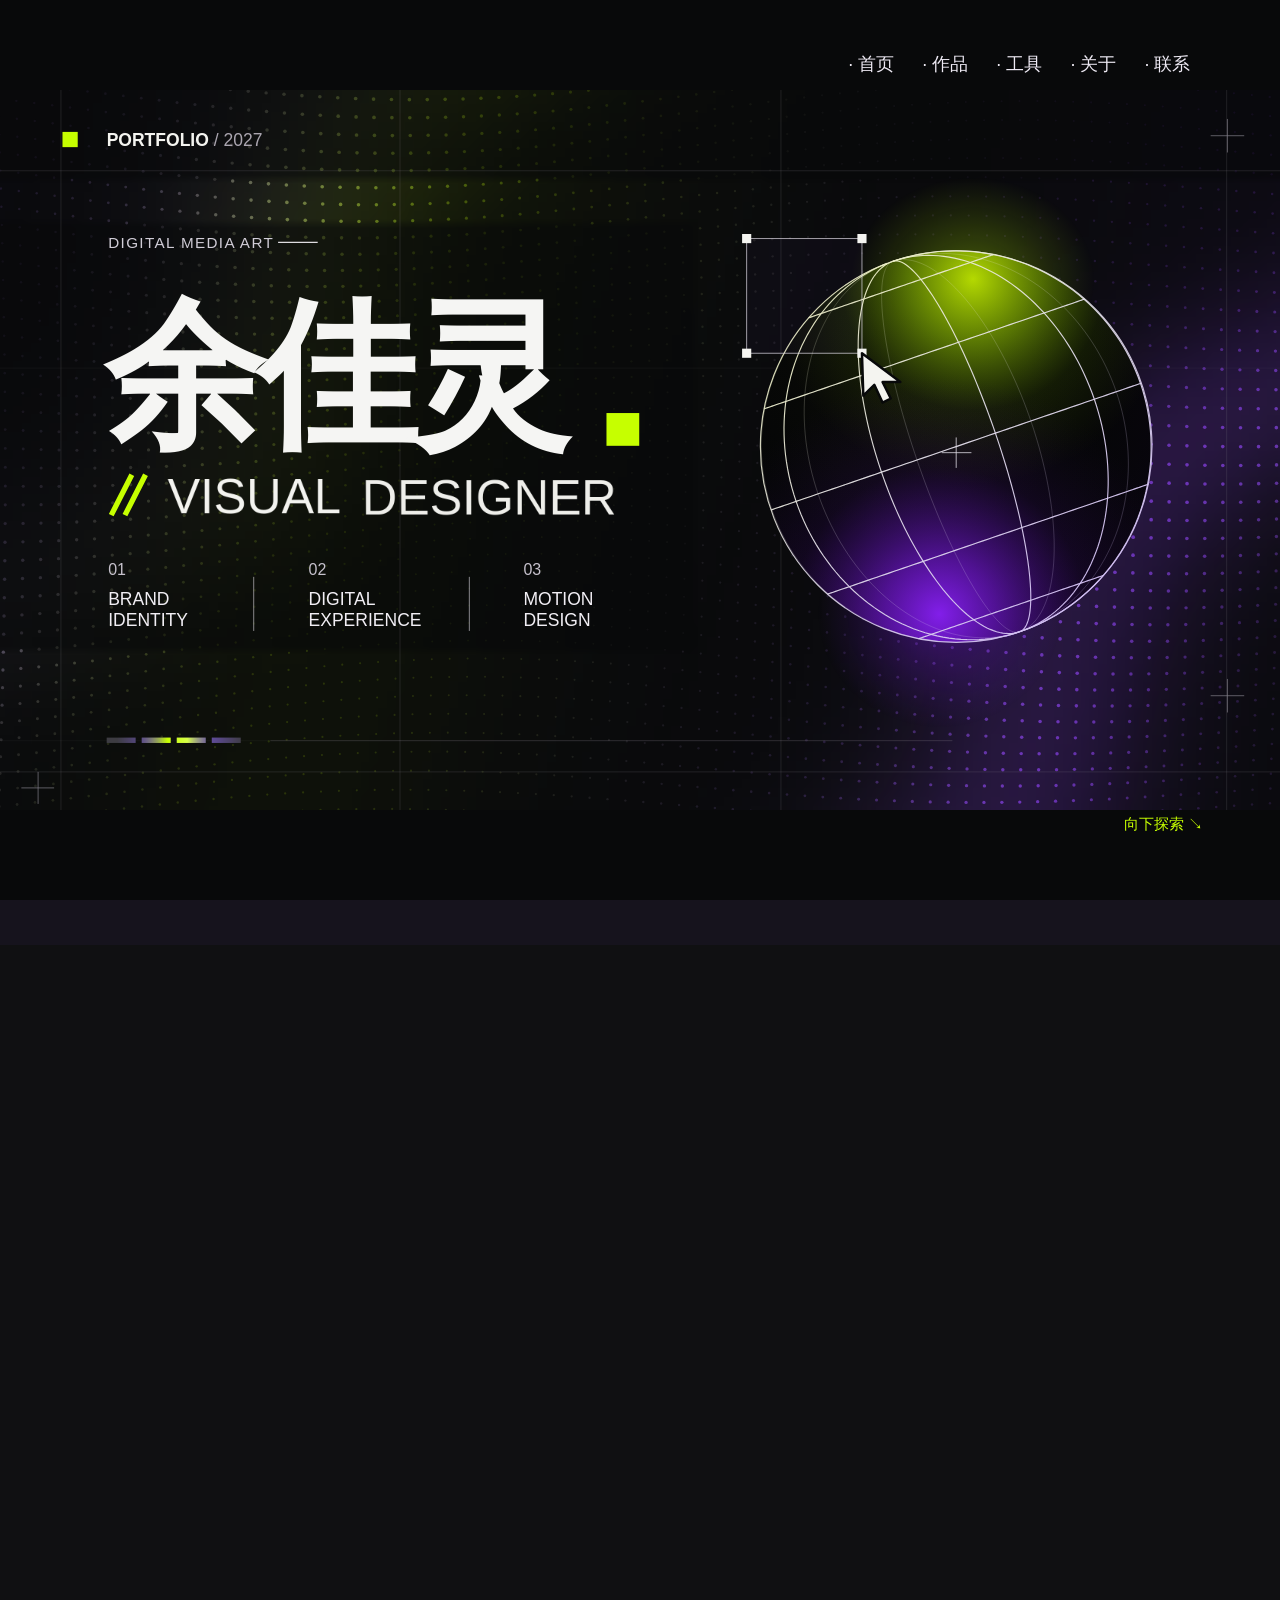
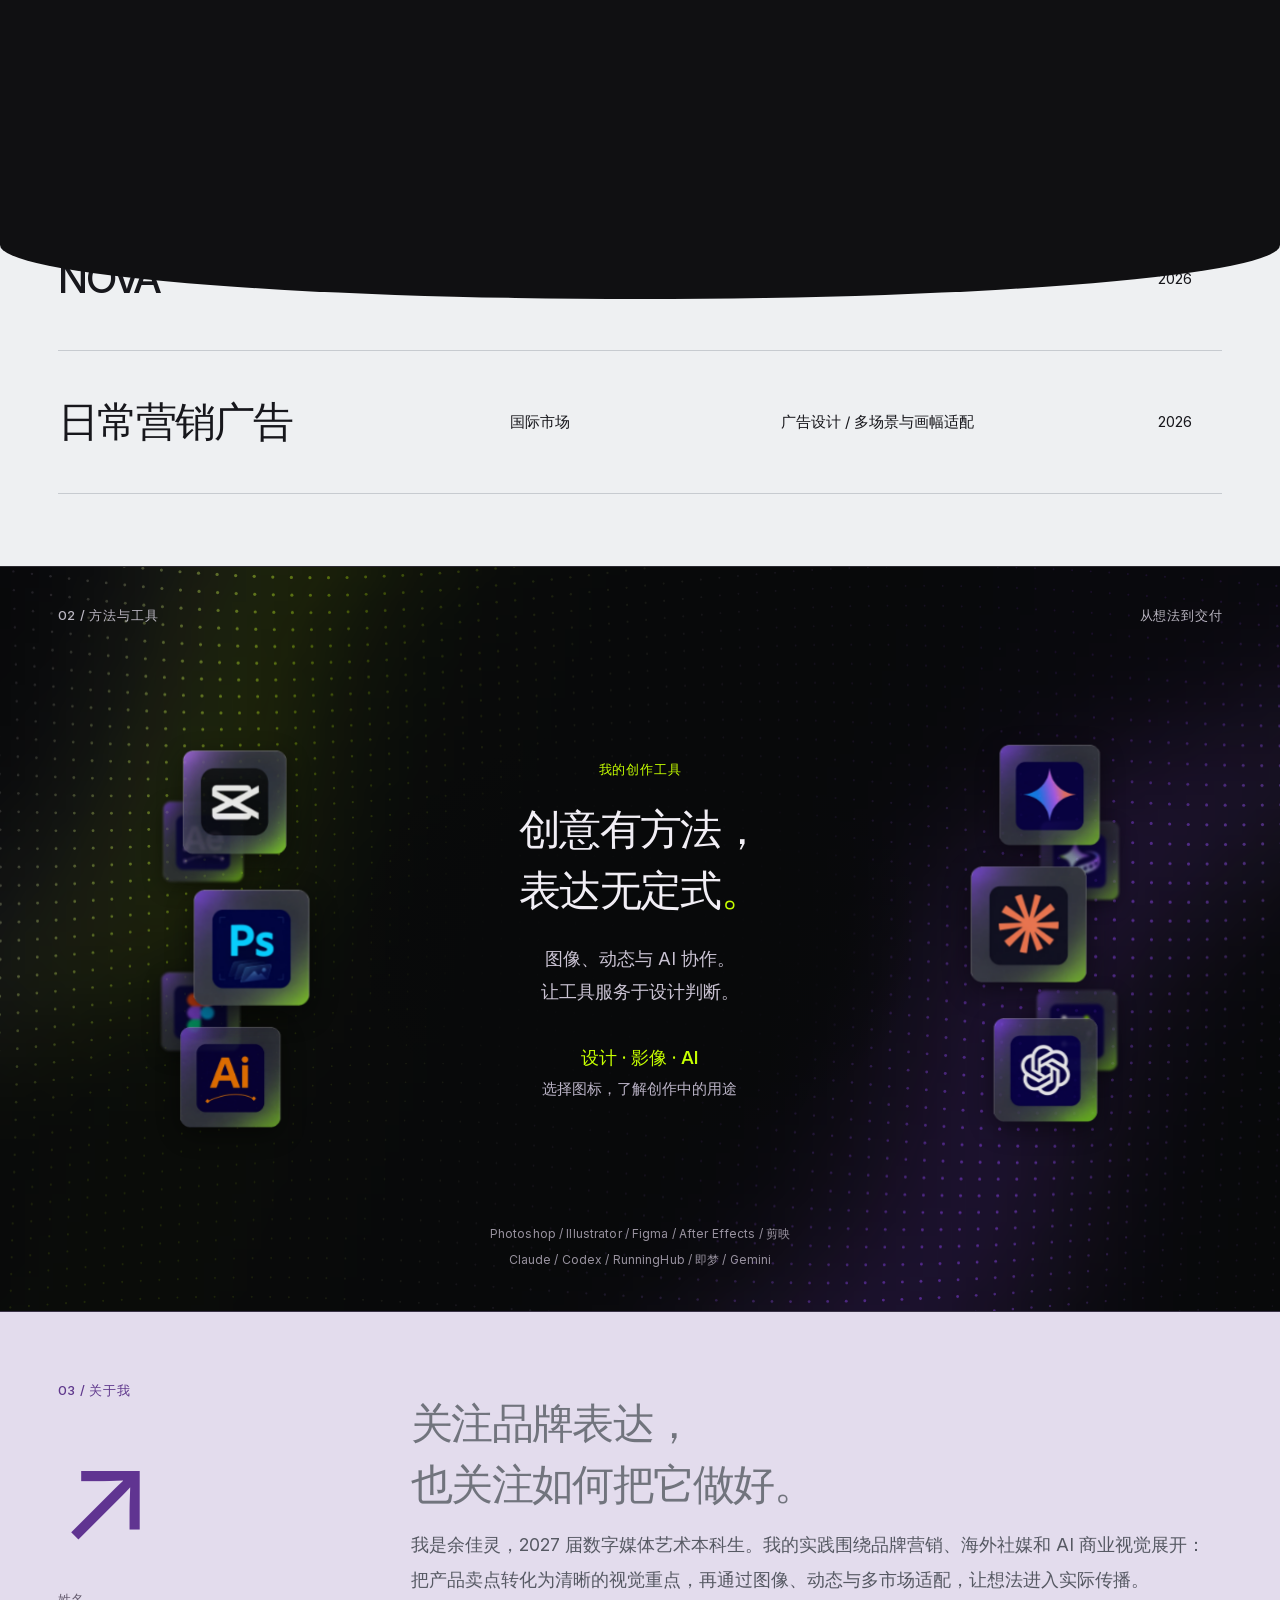
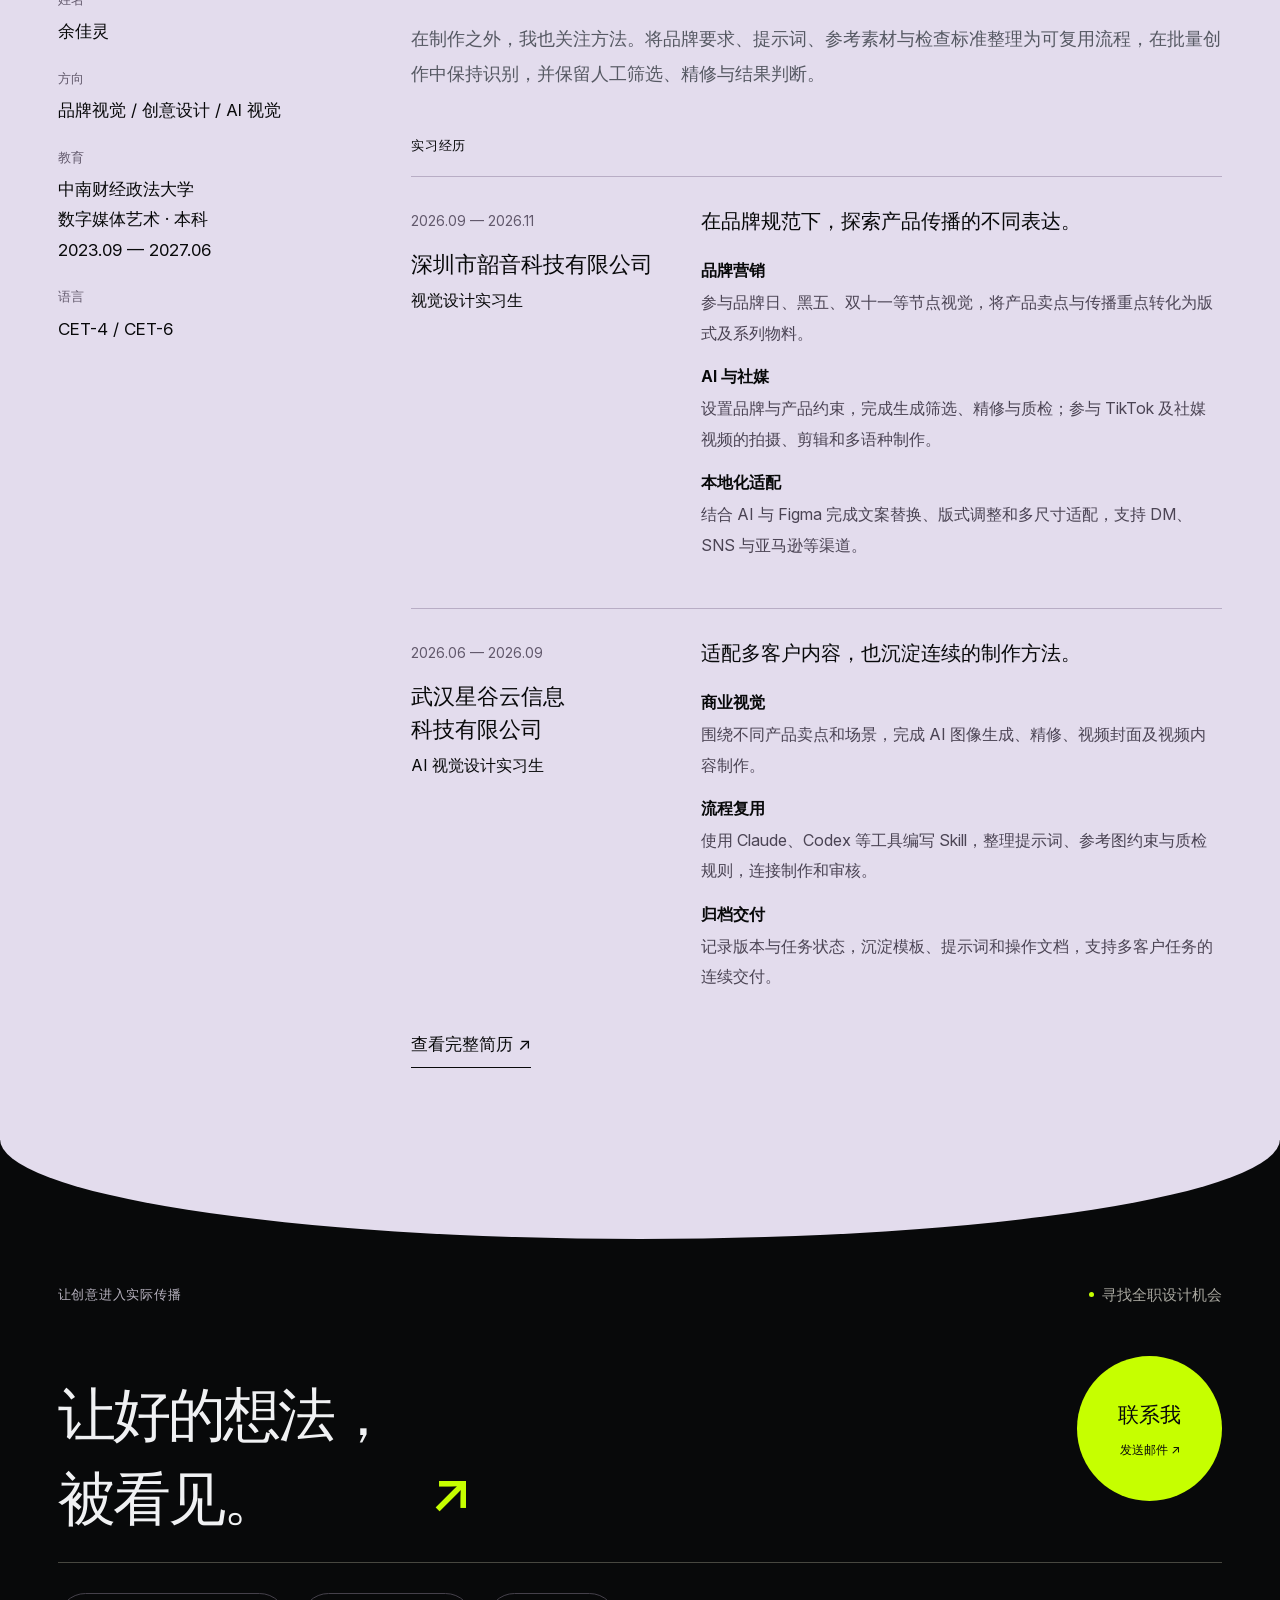
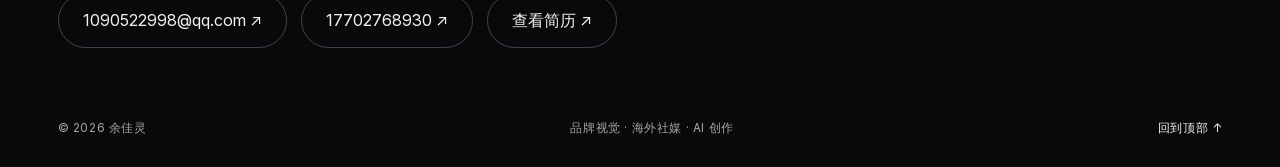
<file: index.html>
<!doctype html><html lang="zh-CN"><head><meta charset="utf-8"><meta name="viewport" content="width=device-width,initial-scale=1"><title>品牌、社媒与 AI 视觉 · 余佳灵作品集</title><meta name="description" content="余佳灵，2027届数字媒体艺术本科生。品牌营销、海外社媒与 AI 商业视觉作品，展示创意、视觉制作和流程化交付。"><meta name="theme-color" content="#08090a"><meta name="color-scheme" content="light"><link rel="canonical" href="https://guu39464.github.io/"><meta property="og:type" content="website"><meta property="og:title" content="品牌、社媒与 AI 视觉 · 余佳灵"><meta property="og:description" content="余佳灵，2027届数字媒体艺术本科生。品牌营销、海外社媒与 AI 商业视觉作品，展示创意、视觉制作和流程化交付。"><meta property="og:url" content="https://guu39464.github.io/"><meta property="og:image" content="https://guu39464.github.io/assets/og.jpg"><meta name="twitter:card" content="summary_large_image"><link rel="icon" type="image/svg+xml" href="/assets/favicon.svg"><link rel="apple-touch-icon" href="/assets/apple-touch-icon.png"><link rel="preload" href="/assets/fonts/InterVariable.woff2" as="font" type="font/woff2" crossorigin><link rel="stylesheet" href="/site.css?v=3693885a23"><link rel="stylesheet" href="/polish.css?v=5d9a84ed9b"><link rel="stylesheet" href="/revision.css?v=90a6f34144"><link rel="stylesheet" href="/doc-review.css?v=f311c29aa8"><link rel="stylesheet" href="/scroll-rhythm.css?v=ae3e3cc171"><link rel="stylesheet" href="/desktop-work.css?v=19ab3615fe"><script src="/site.js?v=be2271867f" defer></script><script>if(new URLSearchParams(location.search).get("motion")==="off"||matchMedia("(prefers-reduced-motion:reduce)").matches)document.documentElement.dataset.motion="reduced";</script><script src="/revision.js?v=4c348094e1" defer></script></head><body class="home-page" id="top"><a class="skip-link" href="#main">跳到主要内容</a><header class="site-header"><a class="wordmark" href="/" data-page-title="余佳灵"><span class="wordmark-symbol">↗</span><span>余佳灵<span class="wordmark-en">JIALING YU</span></span></a><nav aria-label="主导航"><a href="/#top">· 首页</a><a href="/#work">· 作品</a><a href="/#tools">· 工具</a><a href="/#about">· 关于</a><a href="/#contact">· 联系</a></nav><button class="menu-toggle" aria-label="打开导航菜单" aria-expanded="false" aria-controls="mobile-menu"><span></span><span></span></button></header><div class="mobile-menu" id="mobile-menu" hidden><nav aria-label="手机导航"><a href="/#top">· 首页</a><a href="/#work">· 作品</a><a href="/#tools">· 工具</a><a href="/#about">· 关于</a><a href="/#contact">· 联系</a></nav></div><main id="main"><section class="hero-live" aria-label="交互点阵首页"><h1 class="sr-only">余佳灵 · 视觉设计与创意作品集</h1><iframe id="hero-frame" src="/hero/" title="余佳灵交互点阵：鼠标推开回弹与紫绿光色" loading="eager"></iframe></section><section class="statement"><p class="eyebrow">视觉表达 / 创意实践</p><p class="statement-main"><span class="reading-line"><span class="reading-ink">把产品的特点，</span></span><span class="reading-line"><span class="reading-ink">变成<span class="reading-accent">有记忆点的视觉。</span></span></span></p><p class="statement-note">在品牌规范下探索创意，<br>以图像、动态与 AI 工作流，<br>完成面向不同市场的视觉内容。</p></section><section class="work-section section-pad" id="work"><div class="work-title"><div><p class="eyebrow">01 / 项目选集</p><h2>精选作品<span>品牌、影像与创作方法</span></h2></div><span class="work-count">2026<br>01 — 04</span></div><div class="work-toolbar"><div class="filters" aria-label="作品分类"><button class="active" data-filter="all" aria-pressed="true">全部 <sup>04</sup></button><button data-filter="品牌营销" aria-pressed="false">品牌营销</button><button data-filter="AI 商业视觉" aria-pressed="false">AI 商业视觉</button><button data-filter="品牌系统" aria-pressed="false">品牌系统</button></div><div class="view-switch" aria-label="作品浏览方式"><button data-view="list" class="active" aria-label="列表视图" aria-pressed="true">☰</button><button data-view="grid" aria-label="网格视图" aria-pressed="false">⊞</button></div></div><div class="project-index"><div class="desktop-list-head" aria-hidden="true"><span>项目 / PROJECT</span><span>项目语境</span><span>设计内容 / SERVICES</span><span>年份 / YEAR</span></div><div class="project-list"><article class="project-row" data-kind="品牌营销"><div class="row-picture"><div class="project-deck" aria-label="韶音黑五项目图片卡片"><a class="deck-card" href="/work/shokz-black-friday/" data-page-title="韶音黑五 · 品牌营销" data-deck-index="0" data-front="false"><div class="deck-image"><img class="" src="/assets/shokz/poster-1.webp" width="1600" height="2000" alt="黑五预热" loading="lazy" decoding="async"></div><span class="deck-caption"><strong>黑五预热</strong><small>韶音黑五</small><span>↗</span></span></a><a class="deck-card" href="/work/shokz-black-friday/" data-page-title="韶音黑五 · 品牌营销" data-deck-index="1" data-front="false"><div class="deck-image"><img class="" src="/assets/shokz/flatlay-2.webp" width="1350" height="1688" alt="产品氛围" loading="lazy" decoding="async"></div><span class="deck-caption"><strong>产品氛围</strong><small>韶音黑五</small><span>↗</span></span></a><a class="deck-card" href="/work/shokz-black-friday/" data-page-title="韶音黑五 · 品牌营销" data-deck-index="2" data-front="true"><div class="deck-image"><img class="" src="/assets/shokz/cover.webp" width="1375" height="790" alt="黑五主视觉" loading="lazy" decoding="async"></div><span class="deck-caption"><strong>黑五主视觉</strong><small>韶音黑五</small><span>↗</span></span></a></div></div><a class="project-title-link" href="/work/shokz-black-friday/" data-page-title="韶音黑五 · 品牌营销"><span class="row-number">01</span><div class="row-name"><h3>韶音黑五</h3><p>黑五促销 · 海外社媒与品牌创意</p></div><span class="desktop-meta work-context">海外市场</span><span class="desktop-meta work-services">品牌营销 / AI 视觉 / 动态</span><span class="desktop-meta work-year">2026</span><span class="row-arrow" aria-hidden="true">↗</span></a></article><article class="project-row" data-kind="AI 商业视觉"><div class="row-picture"><div class="project-deck" aria-label="AI 商业视觉项目图片卡片"><a class="deck-card" href="/work/ai-commercial/" data-page-title="AI 商业视觉与工作流" data-deck-index="0" data-front="false"><div class="deck-image"><img class="" src="/assets/ai/i049.webp" width="1080" height="1080" alt="品牌系列" loading="lazy" decoding="async"></div><span class="deck-caption"><strong>品牌系列</strong><small>AI 商业视觉</small><span>↗</span></span></a><a class="deck-card" href="/work/ai-commercial/" data-page-title="AI 商业视觉与工作流" data-deck-index="1" data-front="false"><div class="deck-image"><img class="" src="/assets/ai/i064.webp" width="1080" height="1080" alt="场景与产品" loading="lazy" decoding="async"></div><span class="deck-caption"><strong>场景与产品</strong><small>AI 商业视觉</small><span>↗</span></span></a><a class="deck-card" href="/work/ai-commercial/" data-page-title="AI 商业视觉与工作流" data-deck-index="2" data-front="true"><div class="deck-image"><img class="" src="/assets/ai/i019.webp" width="1080" height="1080" alt="商业视觉" loading="lazy" decoding="async"></div><span class="deck-caption"><strong>商业视觉</strong><small>AI 商业视觉</small><span>↗</span></span></a></div></div><a class="project-title-link" href="/work/ai-commercial/" data-page-title="AI 商业视觉与工作流"><span class="row-number">02</span><div class="row-name"><h3>AI 商业视觉</h3><p>多客户商业视觉与 Skill 工作流</p></div><span class="desktop-meta work-context">多行业客户</span><span class="desktop-meta work-services">商业视觉 / 系列适配 / 工作流</span><span class="desktop-meta work-year">2026</span><span class="row-arrow" aria-hidden="true">↗</span></a></article><article class="project-row" data-kind="品牌系统"><div class="row-picture"><a class="nova-preview" href="/work/nova/" data-page-title="NOVA"><img src="/nova-original/assets/nova-home-motion.svg" width="1440" height="1000" alt="NOVA 原版动态封面"><span>NOVA · 品牌概念项目 ↗</span></a></div><a class="project-title-link" href="/work/nova/" data-page-title="NOVA · PERSONAL CONCEPT"><span class="row-number">03</span><div class="row-name"><h3>NOVA</h3><p>品牌识别与传播系统 · 个人概念项目</p></div><span class="desktop-meta work-context">个人概念项目</span><span class="desktop-meta work-services">品牌识别 / 图形 / 动态</span><span class="desktop-meta work-year">2026</span><span class="row-arrow" aria-hidden="true">↗</span></a></article><article class="project-row" data-kind="品牌营销"><div class="row-picture"><div class="project-deck" aria-label="日常营销广告项目图片卡片"><a class="deck-card" href="/work/shokz-everyday/" data-page-title="日常营销广告" data-deck-index="0" data-front="false"><div class="deck-image"><img class="" src="/assets/daily/s820-questions-square.webp" width="900" height="900" alt="产品卖点" loading="lazy" decoding="async"></div><span class="deck-caption"><strong>产品卖点</strong><small>日常营销广告</small><span>↗</span></span></a><a class="deck-card" href="/work/shokz-everyday/" data-page-title="日常营销广告" data-deck-index="1" data-front="false"><div class="deck-image"><img class="" src="/assets/daily/o2o-02.webp" width="1200" height="628" alt="德国 O2O" loading="lazy" decoding="async"></div><span class="deck-caption"><strong>德国 O2O</strong><small>日常营销广告</small><span>↗</span></span></a><a class="deck-card" href="/work/shokz-everyday/" data-page-title="日常营销广告" data-deck-index="2" data-front="true"><div class="deck-image"><img class="" src="/assets/daily/s710-sound-square.webp" width="900" height="900" alt="日常营销" loading="lazy" decoding="async"></div><span class="deck-caption"><strong>日常营销</strong><small>日常营销广告</small><span>↗</span></span></a></div></div><a class="project-title-link" href="/work/shokz-everyday/" data-page-title="日常营销广告"><span class="row-number">04</span><div class="row-name"><h3>日常营销广告</h3><p>产品卖点 · 多场景广告与画幅适配</p></div><span class="desktop-meta work-context">国际市场</span><span class="desktop-meta work-services">广告设计 / 多场景与画幅适配</span><span class="desktop-meta work-year">2026</span><span class="row-arrow" aria-hidden="true">↗</span></a></article></div></div></section><section class="tools-section" id="tools"><canvas class="tools-particles" aria-hidden="true"></canvas><div class="tools-head"><span class="eyebrow">02 / 方法与工具</span><span class="eyebrow">从想法到交付</span></div><div class="tools-stage"><div class="tool-reel left" aria-label="软件工具"><button class="tool-card glass-tool" data-slot="0" data-tool="Photoshop" data-use="图像精修与视觉合成" aria-label="Photoshop：图像精修与视觉合成"><img class="" src="/assets/tool-art/photoshop.webp" width="512" height="512" alt="" loading="lazy" decoding="async"><span class="tool-tip">Photoshop</span></button><button class="tool-card glass-tool" data-slot="1" data-tool="Illustrator" data-use="图形与版式设计" aria-label="Illustrator：图形与版式设计"><img class="" src="/assets/tool-art/illustrator.webp" width="512" height="512" alt="" loading="lazy" decoding="async"><span class="tool-tip">Illustrator</span></button><button class="tool-card glass-tool" data-slot="2" data-tool="Figma" data-use="排版、协作与多语种适配" aria-label="Figma：排版、协作与多语种适配"><img class="" src="/assets/tool-art/figma.webp" width="512" height="512" alt="" loading="lazy" decoding="async"><span class="tool-tip">Figma</span></button><button class="tool-card glass-tool" data-slot="3" data-tool="After Effects" data-use="动态设计与视觉包装" aria-label="After Effects：动态设计与视觉包装"><img class="" src="/assets/tool-art/aftereffects.webp" width="512" height="512" alt="" loading="lazy" decoding="async"><span class="tool-tip">After Effects</span></button><button class="tool-card glass-tool" data-slot="4" data-tool="剪映" data-use="视频剪辑与字幕制作" aria-label="剪映：视频剪辑与字幕制作"><img class="" src="/assets/tool-art/剪映.webp" width="512" height="512" alt="" loading="lazy" decoding="async"><span class="tool-tip">剪映</span></button></div><div class="tools-copy"><p class="eyebrow">我的创作工具</p><h2>创意有方法，<br>表达无定式<span class="orange">。</span></h2><p>图像、动态与 AI 协作。<br>让工具服务于设计判断。</p><div class="tool-description" aria-live="polite"><strong>设计 · 影像 · AI</strong><span>选择图标，了解创作中的用途</span></div></div><div class="tool-reel right" aria-label="软件工具"><button class="tool-card glass-tool" data-slot="0" data-tool="Claude" data-use="需求拆解与工作流编写" aria-label="Claude：需求拆解与工作流编写"><img class="" src="/assets/tool-art/claude.webp" width="512" height="512" alt="" loading="lazy" decoding="async"><span class="tool-tip">Claude</span></button><button class="tool-card glass-tool" data-slot="1" data-tool="Codex" data-use="设计流程与工具协作" aria-label="Codex：设计流程与工具协作"><img class="" src="/assets/tool-art/codex.webp" width="512" height="512" alt="" loading="lazy" decoding="async"><span class="tool-tip">Codex</span></button><button class="tool-card glass-tool" data-slot="2" data-tool="RunningHub" data-use="节点工作流与视觉生成" aria-label="RunningHub：节点工作流与视觉生成"><img class="" src="/assets/tool-art/runninghub.webp" width="512" height="512" alt="" loading="lazy" decoding="async"><span class="tool-tip">RunningHub</span></button><button class="tool-card glass-tool" data-slot="3" data-tool="即梦" data-use="视觉探索与动态素材" aria-label="即梦：视觉探索与动态素材"><img class="" src="/assets/tool-art/即梦.webp" width="512" height="512" alt="" loading="lazy" decoding="async"><span class="tool-tip">即梦</span></button><button class="tool-card glass-tool" data-slot="4" data-tool="Gemini" data-use="图像创意与多模态辅助" aria-label="Gemini：图像创意与多模态辅助"><img class="" src="/assets/tool-art/gemini.webp" width="512" height="512" alt="" loading="lazy" decoding="async"><span class="tool-tip">Gemini</span></button></div></div><p class="tools-list">Photoshop / Illustrator / Figma / After Effects / 剪映<br>Claude / Codex / RunningHub / 即梦 / Gemini</p></section><section class="about-section section-pad" id="about"><div class="about-label"><p class="eyebrow">03 / 关于我</p><span class="about-symbol" aria-hidden="true">↗</span><dl class="profile-facts"><div><dt>姓名</dt><dd>余佳灵</dd></div><div><dt>方向</dt><dd>品牌视觉 / 创意设计 / AI 视觉</dd></div><div><dt>教育</dt><dd>中南财经政法大学<br>数字媒体艺术 · 本科<br>2023.09 — 2027.06</dd></div><div><dt>语言</dt><dd>CET-4 / CET-6</dd></div></dl></div><div class="about-copy"><h2>关注品牌表达，<br>也关注如何把它做好。</h2><p>我是余佳灵，2027 届数字媒体艺术本科生。我的实践围绕品牌营销、海外社媒和 AI 商业视觉展开：把产品卖点转化为清晰的视觉重点，再通过图像、动态与多市场适配，让想法进入实际传播。</p><p>在制作之外，我也关注方法。将品牌要求、提示词、参考素材与检查标准整理为可复用流程，在批量创作中保持识别，并保留人工筛选、精修与结果判断。</p><div class="experience-detail"><p class="eyebrow">实习经历</p><article><div class="job-meta"><span>2026.09 — 2026.11</span><h3>深圳市韶音科技有限公司</h3><p>视觉设计实习生</p></div><div class="job-body"><h4>在品牌规范下，探索产品传播的不同表达。</h4><dl><div><dt>品牌营销</dt><dd>参与品牌日、黑五、双十一等节点视觉，将产品卖点与传播重点转化为版式及系列物料。</dd></div><div><dt>AI 与社媒</dt><dd>设置品牌与产品约束，完成生成筛选、精修与质检；参与 TikTok 及社媒视频的拍摄、剪辑和多语种制作。</dd></div><div><dt>本地化适配</dt><dd>结合 AI 与 Figma 完成文案替换、版式调整和多尺寸适配，支持 DM、SNS 与亚马逊等渠道。</dd></div></dl></div></article><article><div class="job-meta"><span>2026.06 — 2026.09</span><h3>武汉星谷云信息科技有限公司</h3><p>AI 视觉设计实习生</p></div><div class="job-body"><h4>适配多客户内容，也沉淀连续的制作方法。</h4><dl><div><dt>商业视觉</dt><dd>围绕不同产品卖点和场景，完成 AI 图像生成、精修、视频封面及视频内容制作。</dd></div><div><dt>流程复用</dt><dd>使用 Claude、Codex 等工具编写 Skill，整理提示词、参考图约束与质检规则，连接制作和审核。</dd></div><div><dt>归档交付</dt><dd>记录版本与任务状态，沉淀模板、提示词和操作文档，支持多客户任务的连续交付。</dd></div></dl></div></article></div><a class="text-link" href="/assets/yu-jialing-resume.pdf" target="_blank" rel="noopener">查看完整简历 ↗</a></div></section><footer class="contact" id="contact"><div class="contact-top"><p class="eyebrow">让创意进入实际传播</p><span class="availability"><i></i> 寻找全职设计机会</span></div><div class="contact-main"><h2>让好的想法，<br>被看见。<span class="orange">↗</span></h2><a class="round-link magnetic" href="mailto:1090522998@qq.com">联系我<span>发送邮件 ↗</span></a></div><div class="contact-links"><a href="mailto:1090522998@qq.com">1090522998@qq.com ↗</a><a href="tel:17702768930">17702768930 ↗</a><a href="/assets/yu-jialing-resume.pdf" target="_blank" rel="noopener">查看简历 ↗</a></div><div class="footer-bottom"><span>© 2026 余佳灵</span><span>品牌视觉 · 海外社媒 · AI 创作</span><a href="#top">回到顶部 ↑</a></div></footer></main><div class="page-curtain" aria-hidden="true"><span></span><p class="curtain-note"></p></div><dialog class="lightbox" aria-label="作品大图"><button class="lightbox-close" aria-label="关闭大图">关闭 ×</button><div class="lightbox-stage"><img alt=""></div><p></p><div class="lightbox-nav"><button data-prev aria-label="上一张作品">←</button><button data-next aria-label="下一张作品">→</button></div></dialog><div class="image-error-toast" role="status" hidden>图片暂时无法加载，请稍后重试。</div></body></html>
</file>
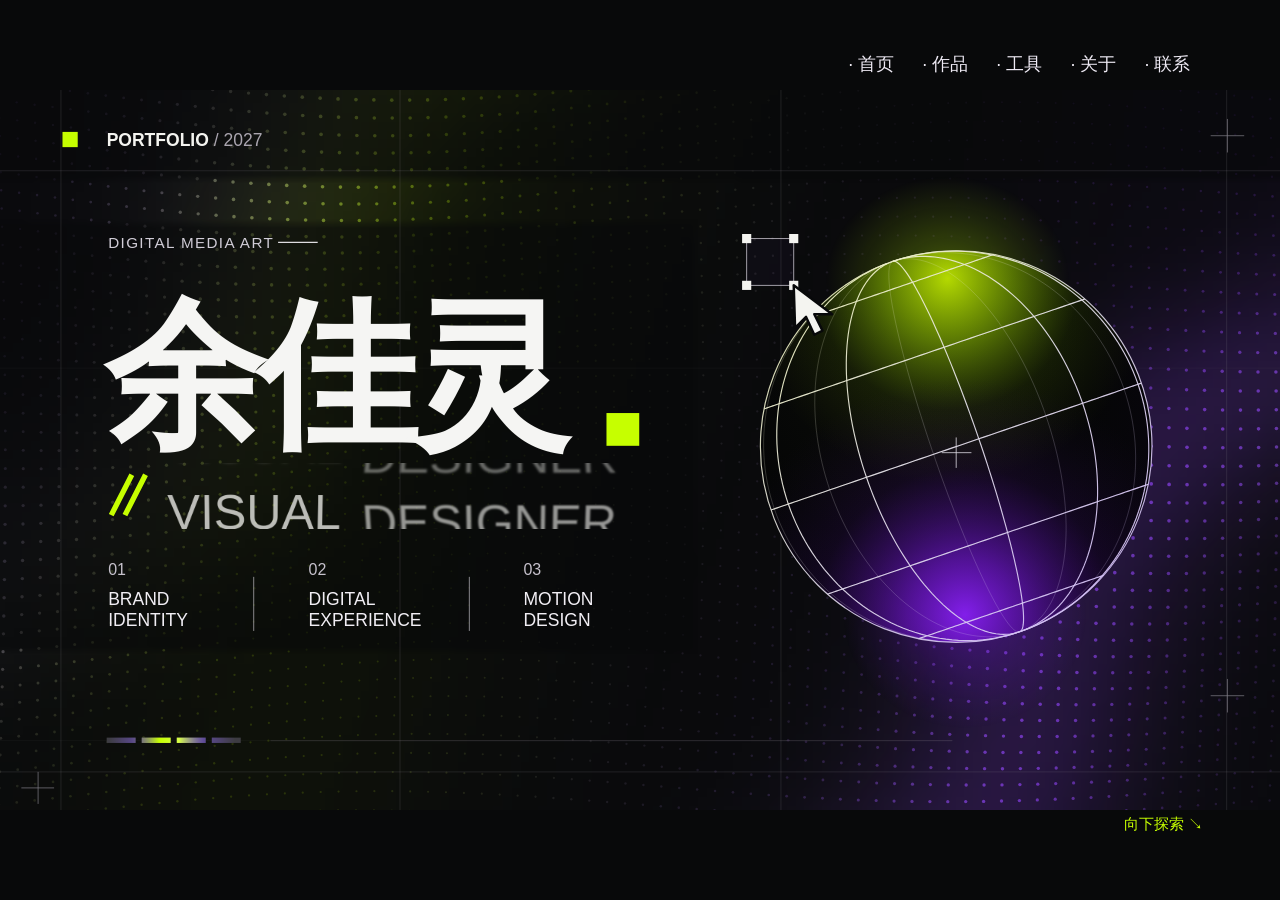
<file: hero/index.html>
<!doctype html><html lang="zh-CN"><head><meta charset="utf-8"><meta name="viewport" content="width=device-width,initial-scale=1"><title>余佳灵 · Digital Media Art</title><meta name="description" content="余佳灵个人作品集，数字媒体艺术、品牌视觉、数字体验与动态设计。">
<style>
:root{color-scheme:dark}*{box-sizing:border-box}html,body{width:100%;height:100%;margin:0;background:#08090a}body{overflow:hidden;font-family:Arial,'Microsoft YaHei',sans-serif}main{height:100dvh;isolation:isolate}#background{position:fixed;inset:0;width:100%;height:100%;z-index:-1;pointer-events:none}#stage{width:100%;height:100%;display:block}svg text{user-select:none}.role{height:86px;display:flex;align-items:center;gap:21px;font-family:Arial,sans-serif;font-size:64px;font-weight:400;color:#f4f4f0;white-space:nowrap;overflow:hidden}.role-word{height:86px;position:relative;perspective:600px}.role-word:first-child{width:234px}.role-word:last-child{width:390px}.role-face{position:absolute;inset:0;display:flex;align-items:center;backface-visibility:hidden;transform-origin:center;will-change:transform,opacity,filter}.incoming{opacity:0}.controls{position:fixed;bottom:12px;right:20px;display:flex;gap:3px;padding:4px;background:#111014df;border:1px solid #36323d;border-radius:25px;opacity:0;transition:opacity .2s}body[data-controls=true] .controls,.controls:focus-within{opacity:1}.controls button{border:0;background:transparent;color:#b9b3c1;font:12px Arial,'Microsoft YaHei';padding:9px 14px;border-radius:20px;cursor:pointer}.controls button:hover,.controls button:focus-visible{background:#28222f;color:#c6ff00;outline:none}@media(hover:none){.controls{opacity:.7}}

.hero-real-nav{position:absolute;top:5.2%;right:7%;display:flex;gap:38px;font-size:18px;z-index:5}.hero-real-nav a{color:#eeeaf4;text-decoration:none;padding:5px 0}.hero-real-nav a:hover{color:#c6ff00}.hero-explore{position:absolute;right:6%;bottom:6%;font:15px Arial,'Microsoft YaHei';color:#c6ff00;text-decoration:none;padding:12px 0}#hero-bottom{pointer-events:none}#hero-bottom>text{display:none}#hero-bottom>path:last-child{display:none}.controls{z-index:6;opacity:.6;bottom:12px;right:auto;left:20px}
@media(max-width:759px){#hero-grid{opacity:.5}#hero-top{transform:translate(-30px,30px)}#hero-type{transform:translate(-55px,-30px)}#hero-sphere{transform:translate(-805px,480px) scale(1)}#hero-bottom{display:none}.hero-real-nav{top:4.5%;right:7%;font-size:14px;gap:24px}.hero-explore{font-size:13px;right:7%;bottom:7%}.controls{left:6%;bottom:2.2%}.controls button{font-size:11px;padding:7px 10px}}
@media(max-width:759px){.hero-real-nav{left:6%;right:6%;justify-content:space-between;gap:8px;font-size:13px}}@media(min-width:760px){.hero-real-nav{gap:28px}}</style></head><body><main aria-label="余佳灵个人作品集动态首页"><h1 style="position:absolute;width:1px;height:1px;overflow:hidden;clip:rect(0,0,0,0)">余佳灵 · 交互点阵作品集首页</h1><canvas id="background" aria-hidden="true"></canvas>
<svg id="stage" viewBox="0 0 1680 945" role="img" aria-labelledby="title desc"><title id="title">余佳灵 · VISUAL DESIGNER</title><desc id="desc">全屏点阵波浪与紫绿色带同步起伏变色，右侧线框球带着紫绿光色绕轴旋转，点阵会被鼠标轻轻推开并弹性回归，职业文字每两秒向上翻滚，左下角指示条循环流动变色。</desc>
<defs>
 <clipPath id="sphereClip"><circle cx="1255" cy="468" r="257"/></clipPath>
 <radialGradient id="sphereBase" cx="38%" cy="30%" r="76%"><stop stop-color="#0b0c08"/><stop offset=".6" stop-color="#050606"/><stop offset="1" stop-color="#09050f"/></radialGradient>
 <radialGradient id="limeLight" cx="27%" cy="15%" r="70%"><stop stop-color="#d4ff00" stop-opacity=".9"/><stop offset=".24" stop-color="#b1ef00" stop-opacity=".49"/><stop offset=".48" stop-color="#81bb00" stop-opacity=".12"/><stop offset=".75" stop-color="#80a500" stop-opacity="0"/></radialGradient>
 <radialGradient id="violetLight" cx="85%" cy="83%" r="72%"><stop stop-color="#8e21ff" stop-opacity=".95"/><stop offset=".2" stop-color="#7d19e7" stop-opacity=".65"/><stop offset=".52" stop-color="#5711a5" stop-opacity=".15"/><stop offset=".85" stop-color="#361166" stop-opacity="0"/></radialGradient>
 <radialGradient id="edgeLime"><stop stop-color="#bfff00" stop-opacity=".34"/><stop offset="1" stop-color="#a4df00" stop-opacity="0"/></radialGradient>
 <radialGradient id="edgePurple"><stop stop-color="#8619ff" stop-opacity=".38"/><stop offset="1" stop-color="#6415cc" stop-opacity="0"/></radialGradient>
 <linearGradient id="lineColor" x1="1000" y1="200" x2="1510" y2="735" gradientUnits="userSpaceOnUse"><stop id="wireStart" stop-color="#eaf7c3"/><stop offset=".45" stop-color="#e3e0e7"/><stop id="wireEnd" offset="1" stop-color="#d8b4ff"/></linearGradient>
 <linearGradient id="indicatorColor"><stop stop-color="#875cff" stop-opacity="0"/><stop offset=".16" stop-color="#875cff" stop-opacity=".35"/><stop offset=".36" stop-color="#c6ff00"/><stop offset=".5" stop-color="#d7ff47"/><stop offset=".68" stop-color="#875cff" stop-opacity=".45"/><stop offset=".9" stop-color="#875cff" stop-opacity="0"/></linearGradient>
 <pattern id="indicatorFlow" x="140" y="850" width="184" height="8" patternUnits="userSpaceOnUse"><rect width="184" height="8" x="0" y="0" fill="url(#indicatorColor)"/></pattern>
</defs>
<g id="hero-grid" fill="none" stroke="#83818b" stroke-width="1"><path d="M80 0V945 M525 0V945 M1025 0V945 M1610 0V945 M0 106H1680 M0 895H1680" stroke-opacity=".26"/><path d="M0 365H1680 M0 854H1250" stroke-opacity=".09"/><path d="M1589 60H1633 M1611 38V82 M1589 795H1633 M1611 773V817 M28 916H71 M50 895V937" stroke-opacity=".9"/></g>
<g id="hero-top"><rect x="82" y="55" width="20" height="20" fill="#c6ff00"/>
<text x="140" y="74" fill="#f4f4f0" font-size="23" font-weight="700">PORTFOLIO<tspan font-weight="400" fill="#aaa5af"> / 2027</tspan></text>
<g style="display:none" fill="#e5e3e8" font-size="21"><text x="1180" y="73">WORKS</text><text x="1320" y="73">ABOUT</text><text x="1450" y="73">CONTACT</text></g>
</g><g id="hero-type"><text x="142" y="208" fill="#d1cdd7" font-size="20" letter-spacing="1.8">DIGITAL MEDIA ART</text><path d="M365 200H417" stroke="#dedce0" stroke-width="1.5"/>
<text x="136" y="448" fill="#f5f5f3" font-family="'Microsoft YaHei','PingFang SC','Noto Sans CJK SC',sans-serif" font-size="210" font-weight="900" letter-spacing="-9">余佳灵</text><rect x="796" y="424" width="43" height="43" fill="#c6ff00"/>
<path d="M146 558L173 505 M164 558L191 505" fill="none" stroke="#c6ff00" stroke-width="7"/>
<foreignObject x="220" y="490" width="710" height="86"><div xmlns="http://www.w3.org/1999/xhtml" class="role" aria-label="VISUAL DESIGNER"><span class="role-word"><span class="role-face outgoing" aria-hidden="true">VISUAL</span><span class="role-face incoming" aria-hidden="true">VISUAL</span></span><span class="role-word"><span class="role-face outgoing" aria-hidden="true">DESIGNER</span><span class="role-face incoming" aria-hidden="true">DESIGNER</span></span></div></foreignObject>
<g fill="#c6c1cc" font-size="21"><text x="142" y="637">01</text><text x="405" y="637">02</text><text x="687" y="637">03</text></g>
<g fill="#f1eef4" font-size="23"><text x="142" y="676">BRAND<tspan x="142" dy="28">IDENTITY</tspan></text><text x="405" y="676">DIGITAL<tspan x="405" dy="28">EXPERIENCE</tspan></text><text x="687" y="676">MOTION<tspan x="687" dy="28">DESIGN</tspan></text></g><path d="M333 639V710 M616 639V710" fill="none" stroke="#d9d6df" stroke-opacity=".8"/>
</g><g id="hero-sphere"><ellipse id="outerLime" cx="1090" cy="270" rx="160" ry="135" fill="url(#edgeLime)"/><ellipse id="outerPurple" cx="1440" cy="635" rx="160" ry="150" fill="url(#edgePurple)"/>
<circle cx="1255" cy="468" r="257" fill="url(#sphereBase)"/>
<g clip-path="url(#sphereClip)"><rect id="limeSurface" x="998" y="211" width="514" height="514" fill="url(#limeLight)"/><rect id="purpleSurface" x="998" y="211" width="514" height="514" fill="url(#violetLight)"/></g>
<g id="sphereLines"></g><circle cx="1255" cy="468" r="257" fill="none" stroke="url(#lineColor)" stroke-width="1.55" stroke-opacity=".9"/>
<g id="selectionBox" pointer-events="none" opacity="0"><rect id="selectionRect" x="980" y="195" width="0" height="0" fill="#875cff" fill-opacity=".035" stroke="#e6e2ed" stroke-width="1.2" stroke-opacity=".75"/><g id="selectionHandles" fill="#f4f4f0"><rect id="handleTL" x="974" y="189" width="12" height="12"/><rect id="handleTR" width="12" height="12"/><rect id="handleBL" width="12" height="12"/><rect id="handleBR" width="12" height="12"/></g></g>
<path d="M1236 476H1275 M1255 456V496" fill="none" stroke="#e5e1ea" stroke-width="1"/>
<circle id="selectionClick" cx="980" cy="195" r="5" fill="none" stroke="#c6ff00" stroke-width="2" opacity="0" pointer-events="none"/>
<g id="selectionCursor" opacity="0" pointer-events="none" aria-hidden="true"><path d="M0 0L1 31L9 23L15 36L21 33L15 21L28 21Z" fill="#f4f4f0" stroke="#08090a" stroke-width="1.8" stroke-linejoin="round"/></g>
</g><g id="hero-bottom"><g fill="#3d3c42"><rect x="140" y="850" width="38" height="7"/><rect x="186" y="850" width="38" height="7"/><rect x="232" y="850" width="38" height="7"/><rect x="278" y="850" width="38" height="7"/></g>
<g fill="url(#indicatorFlow)"><rect x="140" y="850" width="38" height="7"/><rect x="186" y="850" width="38" height="7"/><rect x="232" y="850" width="38" height="7"/><rect x="278" y="850" width="38" height="7"/></g>
<path d="M355 854H1250" fill="none" stroke="#8a818f" stroke-opacity=".3"/><text x="1295" y="862" fill="#e3dfe9" font-size="21" letter-spacing="1.3">SCROLL TO EXPLORE</text><path d="M1553 840L1579 866 M1554 866H1579V841" fill="none" stroke="#c6ff00" stroke-width="2.7"/>
</g></svg><nav class="hero-real-nav" aria-label="首页导航"><a href="/#top" target="_parent">· 首页</a><a href="/#work" target="_parent">· 作品</a><a href="/#tools" target="_parent">· 工具</a><a href="/#about" target="_parent">· 关于</a><a href="/#contact" target="_parent">· 联系</a></nav><a class="hero-explore" href="/#work" target="_parent" aria-label="浏览作品">向下探索 ↘</a></main>
<script>
(()=>{'use strict';const controlNodes={pause:document.createElement('button'),restart:document.createElement('button')};const $=id=>controlNodes[id]||document.getElementById(id),canvas=$('background'),ctx=canvas.getContext('2d'),ns='http://www.w3.org/2000/svg',words=[...document.querySelectorAll('.role-word')];const clamp=v=>Math.max(0,Math.min(1,v)),ease=v=>1-Math.pow(1-clamp(v),3);let time=0,last=performance.now(),paused=matchMedia('(prefers-reduced-motion: reduce)').matches||new URLSearchParams(location.search).get("motion")==="off",manual=false,scale=1,ox=0,oy=0,dpr=1;
 const pointer={x:-9999,y:-9999,active:false},offsets=new Float32Array(3850*4);
 function movePointer(e){if(e.target.closest&&e.target.closest('.controls')){pointer.active=false;return}pointer.x=(e.clientX-ox)/scale;pointer.y=(e.clientY-oy)/scale;pointer.active=pointer.x>=0&&pointer.x<=1680&&pointer.y>=0&&pointer.y<=945}
 function releasePointer(){pointer.active=false}
 window.addEventListener('pointermove',movePointer,{passive:true});window.addEventListener('pointerdown',movePointer,{passive:true});document.addEventListener('pointerleave',releasePointer);window.addEventListener('blur',releasePointer);window.addEventListener('pointercancel',releasePointer);window.addEventListener('pointerup',e=>{if(e.pointerType==='touch')releasePointer()},{passive:true});
 function displacement(index,x,y,dt){const i=index*4;let targetX=0,targetY=0;
  if(pointer.active){let dx=x-pointer.x,dy=y-pointer.y,d=Math.hypot(dx,dy),radius=Math.min(230,Math.max(165,85/scale));if(d<radius){if(d<.5){dx=Math.sin(index*2.4);dy=Math.cos(index*2.4);d=1}const force=Math.pow(1-d/radius,2)*82;targetX=dx/d*force;targetY=dy/d*force}}
  if(dt>0){const steps=Math.max(1,Math.ceil(dt*120)),h=dt/steps;for(let n=0;n<steps;n++){offsets[i+2]+=((targetX-offsets[i])*64-offsets[i+2]*12.5)*h;offsets[i+3]+=((targetY-offsets[i+1])*64-offsets[i+3]*12.5)*h;offsets[i]+=offsets[i+2]*h;offsets[i+1]+=offsets[i+3]*h}if(!targetX&&!targetY&&Math.abs(offsets[i])+Math.abs(offsets[i+1])+Math.abs(offsets[i+2])+Math.abs(offsets[i+3])<.015){offsets[i]=offsets[i+1]=offsets[i+2]=offsets[i+3]=0}}
  return[offsets[i],offsets[i+1]];
 }
 // Full-screen point surface and its color bands share one continuous field.
 const mist=document.createElement('canvas');mist.width=144;mist.height=81;const mistCtx=mist.getContext('2d'),mistPixels=mistCtx.createImageData(144,81);
 function field(x,y,t){const a=x*.0041+y*.0038-t*.43,b=x*.0027-y*.0052+t*.24,h=Math.sin(a)+.48*Math.sin(b),ridge=Math.pow((Math.sin(a+Math.sin(b)*.5)+1)/2,4),m=(Math.sin(a*.61+b*.23-t*.17)+1)/2,green=Math.pow(m,4),purple=Math.pow(1-m,3);return{h,ridge,r:125+green*73+purple*25,g:110+green*145-purple*38,b:160-green*145+purple*95,saturation:Math.max(green,purple)}}
 function textMask(x,y){if(y<118)return .45;if(x<915&&y>175&&y<735)return .42;return 1}
 function background(t,dt=0){ctx.setTransform(dpr,0,0,dpr,0,0);ctx.clearRect(0,0,innerWidth,innerHeight);ctx.translate(ox,oy);ctx.scale(scale,scale);ctx.save();ctx.beginPath();ctx.rect(0,0,1680,945);ctx.clip();
  for(let y=0;y<81;y++)for(let x=0;x<144;x++){const xx=x/143*1680,yy=y/80*945,f=field(xx,yy,t),i=(y*144+x)*4;mistPixels.data[i]=f.r;mistPixels.data[i+1]=f.g;mistPixels.data[i+2]=f.b;mistPixels.data[i+3]=255*(.035+f.ridge*.19)*(.45+.55*f.saturation)*textMask(xx,yy)}
  mistCtx.putImageData(mistPixels,0,0);ctx.imageSmoothingEnabled=true;ctx.drawImage(mist,0,0,1680,945);
  for(let row=-3;row<47;row++)for(let col=-2;col<75;col++){let x=col*23.5,y=row*23;const f=field(x,y,t);x+=Math.sin(y*.004-t*.23)*7;y+=f.h*25;const shift=displacement((row+3)*77+col+2,x,y,dt);x+=shift[0];y+=shift[1];const alpha=(.15+f.ridge*.48)*textMask(x,y),radius=1.3+(f.h+1.48)*.25+f.ridge*.4;ctx.fillStyle=`rgba(${Math.round(f.r)},${Math.round(f.g)},${Math.round(f.b)},${alpha})`;ctx.beginPath();ctx.arc(x,y,radius,0,Math.PI*2);ctx.fill()}
  ctx.restore();
 }
 const curves=[];for(let lat of[-60,-30,0,30,60])curves.push(Array.from({length:181},(_,i)=>{let a=i/180*Math.PI*2,b=lat*Math.PI/180;return[Math.cos(b)*Math.cos(a),Math.sin(b),Math.cos(b)*Math.sin(a)]}));for(let k=0;k<5;k++)curves.push(Array.from({length:181},(_,i)=>{let a=i/180*Math.PI*2,b=k*Math.PI/5;return[Math.sin(a)*Math.cos(b),Math.cos(a),Math.sin(a)*Math.sin(b)]}));const paths=curves.map(()=>[true,false].map(back=>{let p=document.createElementNS(ns,'path');p.setAttribute('fill','none');p.setAttribute('stroke','url(#lineColor)');p.setAttribute('stroke-width',back?'1.05':'1.5');p.setAttribute('stroke-opacity',back?'.26':'.94');$('sphereLines').appendChild(p);return p}));
 function sphere(t){const yaw=t/20*Math.PI*2,sy=Math.sin(yaw),cy=Math.cos(yaw),tilt=-.33,ct=Math.cos(tilt),st=Math.sin(tilt);curves.forEach((curve,k)=>{let f='',b='',prev=null;for(const p of curve){let x=p[0]*cy+p[2]*sy,y=p[1],z=-p[0]*sy+p[2]*cy,xx=x*ct-y*st,yy=x*st+y*ct,front=z>=0,a=1255+xx*257,c=468+yy*257;const cmd=prev===front?'L':'M';if(front)f+=`${cmd}${a.toFixed(2)} ${c.toFixed(2)}`;else b+=`${cmd}${a.toFixed(2)} ${c.toFixed(2)}`;prev=front}paths[k][0].setAttribute('d',b);paths[k][1].setAttribute('d',f)});
  // A full orbit swaps the green and purple regions visibly across the sphere.
  const phase=t/12*Math.PI*2-2.35,gx=50+43*Math.cos(phase),gy=50+43*Math.sin(phase),px=100-gx,py=100-gy;
  $('limeSurface').removeAttribute('transform');$('purpleSurface').removeAttribute('transform');
  $('limeLight').setAttribute('cx',gx+'%');$('limeLight').setAttribute('cy',gy+'%');$('violetLight').setAttribute('cx',px+'%');$('violetLight').setAttribute('cy',py+'%');
  $('limeSurface').setAttribute('opacity',.94);$('purpleSurface').setAttribute('opacity',.96);
  $('outerLime').setAttribute('cx',1255+Math.cos(phase)*220);$('outerLime').setAttribute('cy',468+Math.sin(phase)*220);
  $('outerPurple').setAttribute('cx',1255-Math.cos(phase)*220);$('outerPurple').setAttribute('cy',468-Math.sin(phase)*220);
  $('wireStart').setAttribute('stop-color',`hsl(${76+Math.sin(phase)*11} 80% 83%)`);$('wireEnd').setAttribute('stop-color',`hsl(${277+Math.sin(phase)*16} 85% 84%)`);

 }
 function roller(t){const phase=t%2;words.forEach((w,i)=>{let u=ease((phase-1.15-i*.07)/.65);for(let j=0;j<2;j++){let e=w.children[j],v=j?1-u:u;e.style.transform=`translateY(${j?86*v:-86*v}px) rotateX(${j?-28*v:28*v}deg)`;e.style.opacity=String(j?u:1-u);e.style.filter=`blur(${v*3}px)`}})}
 function selection(t){
  const loop=7.2,p=t%loop,smooth=v=>{v=clamp(v);return v*v*(3-2*v)},q=(v,a,b)=>smooth((v-a)/(b-a)),lerp=(a,b,v)=>a+(b-a)*v;
  let draw=q(p,.95,3.05),alpha=q(p,.88,1.05)*(1-q(p,6.25,7.05));
  const staticFrame=matchMedia('(prefers-reduced-motion: reduce)').matches&&paused&&!manual&&t===0;if(staticFrame){draw=1;alpha=1}
  const w=545*draw,h=542*draw,right=980+w,bottom=195+h;
  $('selectionBox').setAttribute('opacity',alpha);$('selectionRect').setAttribute('width',w);$('selectionRect').setAttribute('height',h);$('selectionRect').setAttribute('fill-opacity',draw<1?.035:0);
  for(const[id,x,y]of[['handleTR',right-6,189],['handleBL',974,bottom-6],['handleBR',right-6,bottom-6]]){$(id).setAttribute('x',x);$(id).setAttribute('y',y)}
  $('selectionHandles').setAttribute('opacity',q(draw,0,.08));
  let approach=q(p,.15,.82),release=q(p,3.4,4.05),x=lerp(915,980,approach),y=lerp(135,195,approach);
  if(p>=.95){x=right;y=bottom}if(p>=3.4){x=lerp(1525,1570,release);y=lerp(737,775,release)}
  const cursorAlpha=staticFrame?0:q(p,0,.2)*(1-q(p,4.1,4.7));$('selectionCursor').setAttribute('opacity',cursorAlpha);$('selectionCursor').setAttribute('transform',`translate(${x} ${y}) scale(${p>.82&&p<.98?1.58:1.8})`);
  const click=q(p,.8,1.2);$('selectionClick').setAttribute('r',4+click*18);$('selectionClick').setAttribute('opacity',p>.8&&p<1.2?(1-click)*.85:0);
 }
 function paint(t,dt=0){background(t,dt);sphere(t);roller(t);selection(t);$('indicatorFlow').setAttribute('patternTransform',`translate(${(t*38-50)%184} 0)`)}
 function resize(){const mobile=innerWidth<760;$("stage").setAttribute("viewBox",mobile?"0 0 900 1450":"0 0 1680 945");dpr=Math.min(devicePixelRatio||1,2);canvas.width=Math.round(innerWidth*dpr);canvas.height=Math.round(innerHeight*dpr);scale=innerWidth<760?Math.max(innerWidth/1680,innerHeight/945):Math.min(innerWidth/1680,innerHeight/945);ox=(innerWidth-1680*scale)/2;oy=(innerHeight-945*scale)/2;paint(time)}
 const update=()=>{$('pause').textContent=paused?'播放动态':'暂停动态'};$('pause').onclick=()=>{manual=false;paused=!paused;last=performance.now();update()};$('restart').onclick=()=>{offsets.fill(0);pointer.active=false;time=0;paused=false;manual=false;last=performance.now();update();paint(0)};let uiTimer;window.addEventListener('pointermove',()=>{document.body.dataset.controls='true';clearTimeout(uiTimer);uiTimer=setTimeout(()=>document.body.dataset.controls='false',1800)},{passive:true});document.addEventListener('keydown',e=>{if(e.target.tagName==='BUTTON')return;if(e.code==='Space'){e.preventDefault();$('pause').click()}if(e.key.toLowerCase()==='r')$('restart').click()});window.addEventListener('resize',resize);document.addEventListener('visibilitychange',()=>last=performance.now());function frame(now){let dt=Math.min(.05,(now-last)/1000);last=now;if(!paused&&!manual&&!document.hidden&&window.__heroVisible!==false){time+=dt;paint(time,dt)}requestAnimationFrame(frame)}window.portfolioHome={get interaction(){let peak=0,count=0;for(let i=0;i<offsets.length;i+=4){let d=Math.hypot(offsets[i],offsets[i+1]);peak=Math.max(peak,d);if(d>.5)count++}return{active:pointer.active,x:pointer.x,y:pointer.y,peak,movingPoints:count}},setTime(t){manual=true;time=t;paint(t)},play(){manual=false;paused=false;last=performance.now();update()},get state(){return{time,paused,rollPeriod:2,spherePeriod:20,colorPeriod:12,backgroundCoverage:"full",selectionPeriod:7.2,pointerInteraction:true}}};resize();update();requestAnimationFrame(frame);
})();
</script><script>window.__heroVisible=true;addEventListener('message',e=>{if(e.origin!==location.origin)return;if(e.data?.type==='hero-visibility')window.__heroVisible=e.data.visible});document.querySelectorAll('a[target="_parent"]').forEach(a=>a.addEventListener('click',e=>{if(parent!==window){e.preventDefault();parent.postMessage({type:'portfolio-anchor',href:a.getAttribute('href')},location.origin)}}));</script></body></html>
</file>
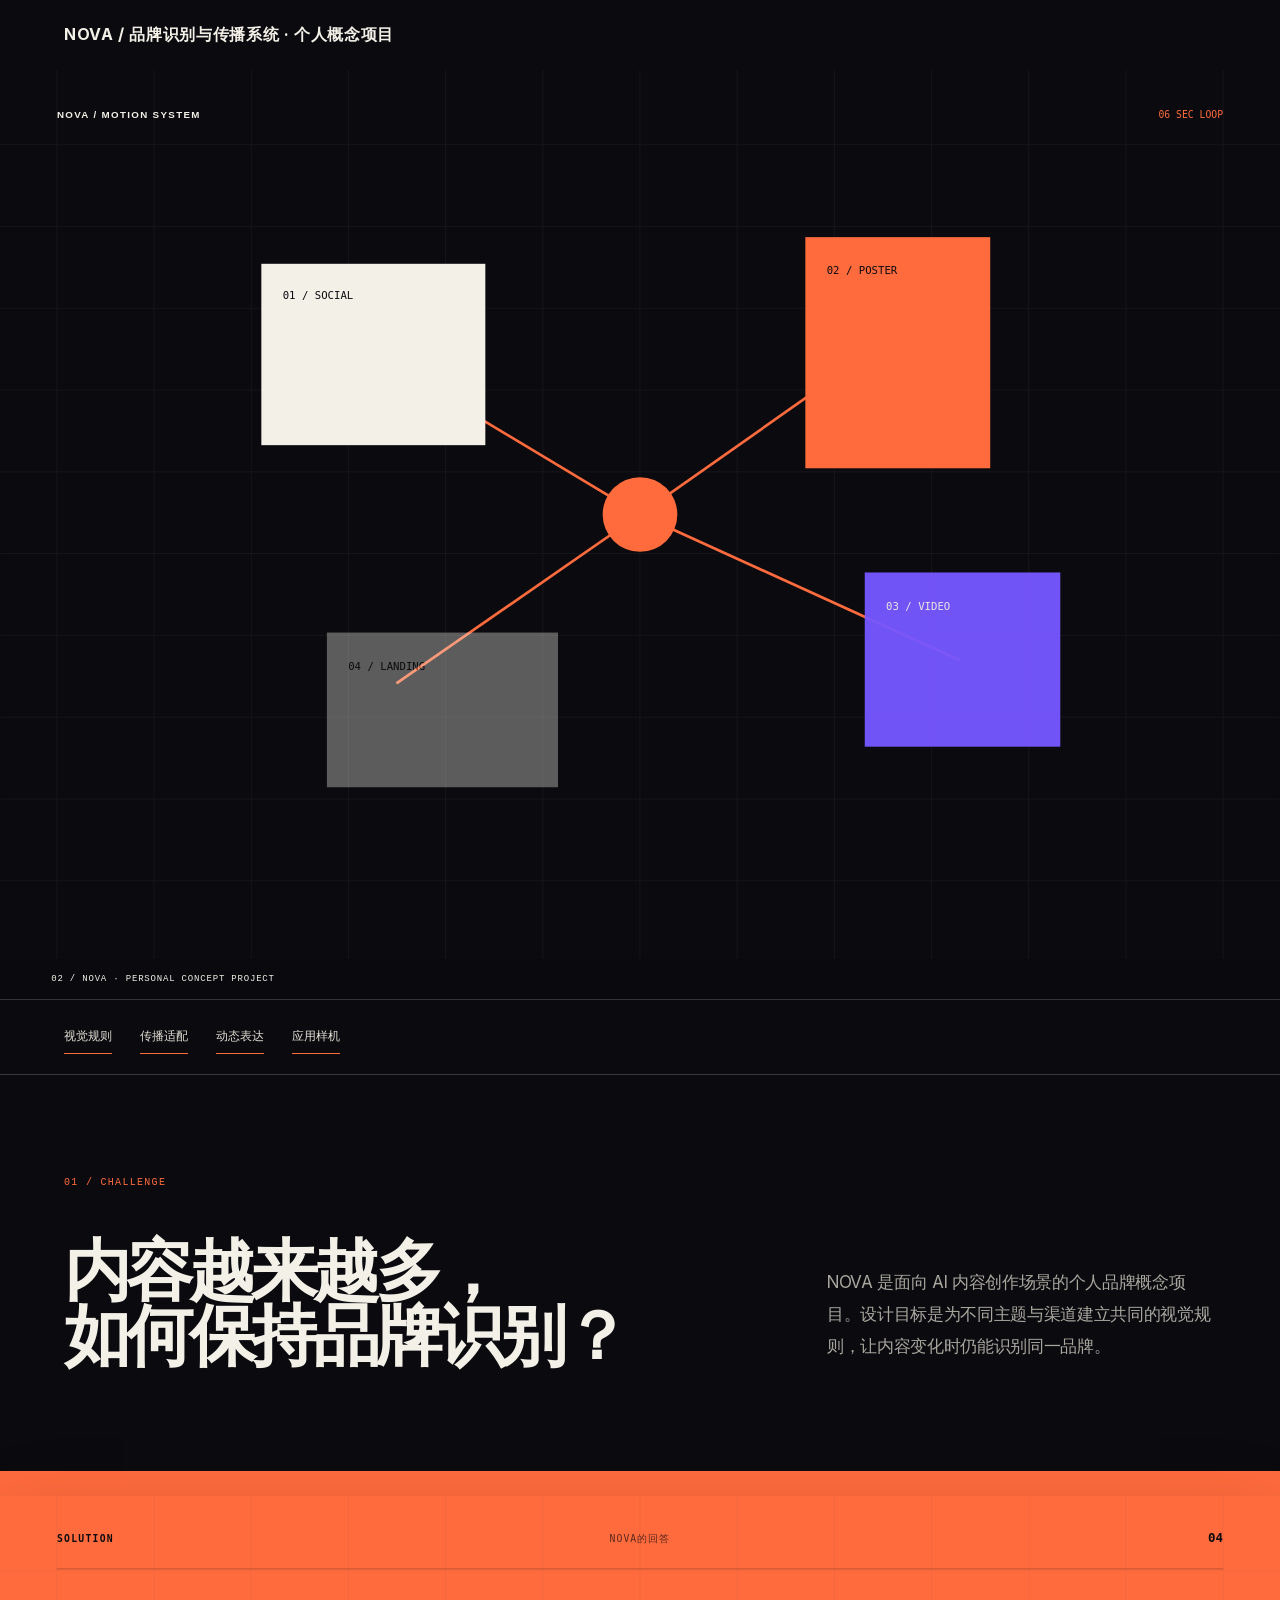
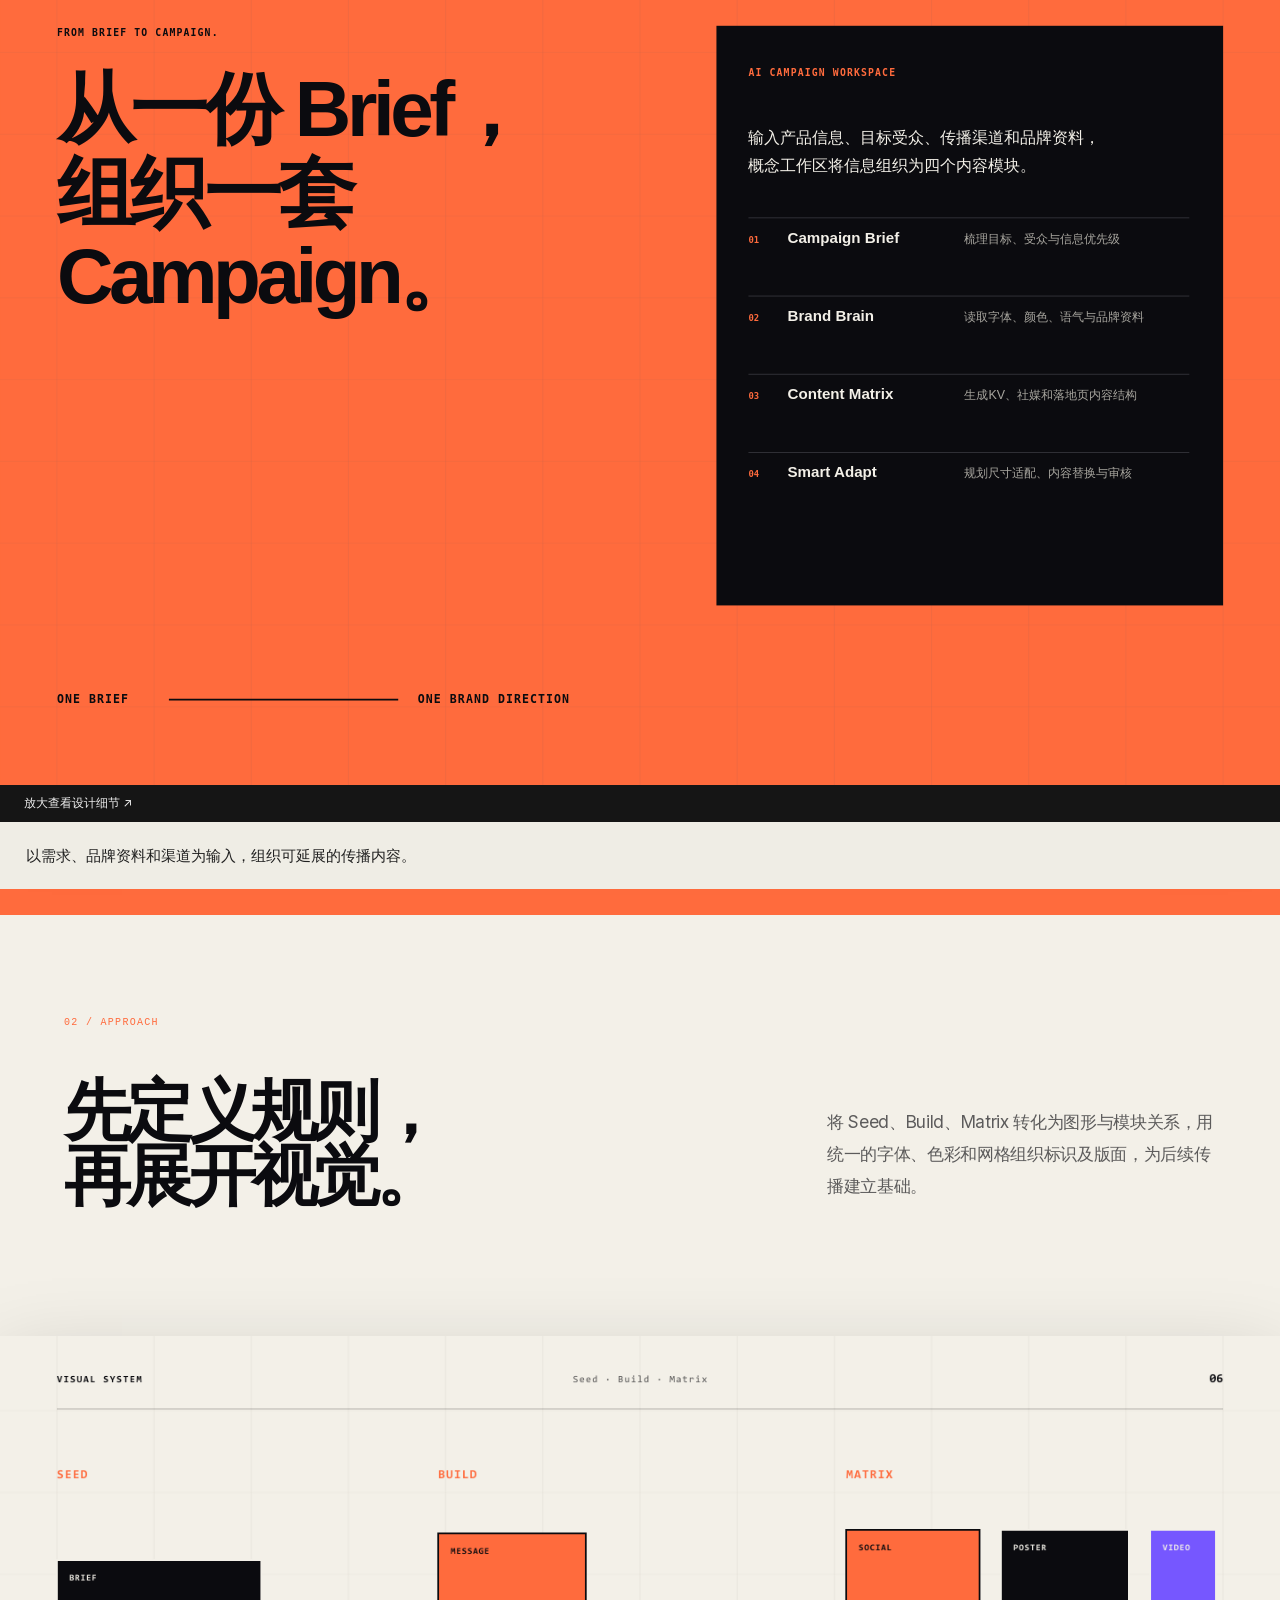
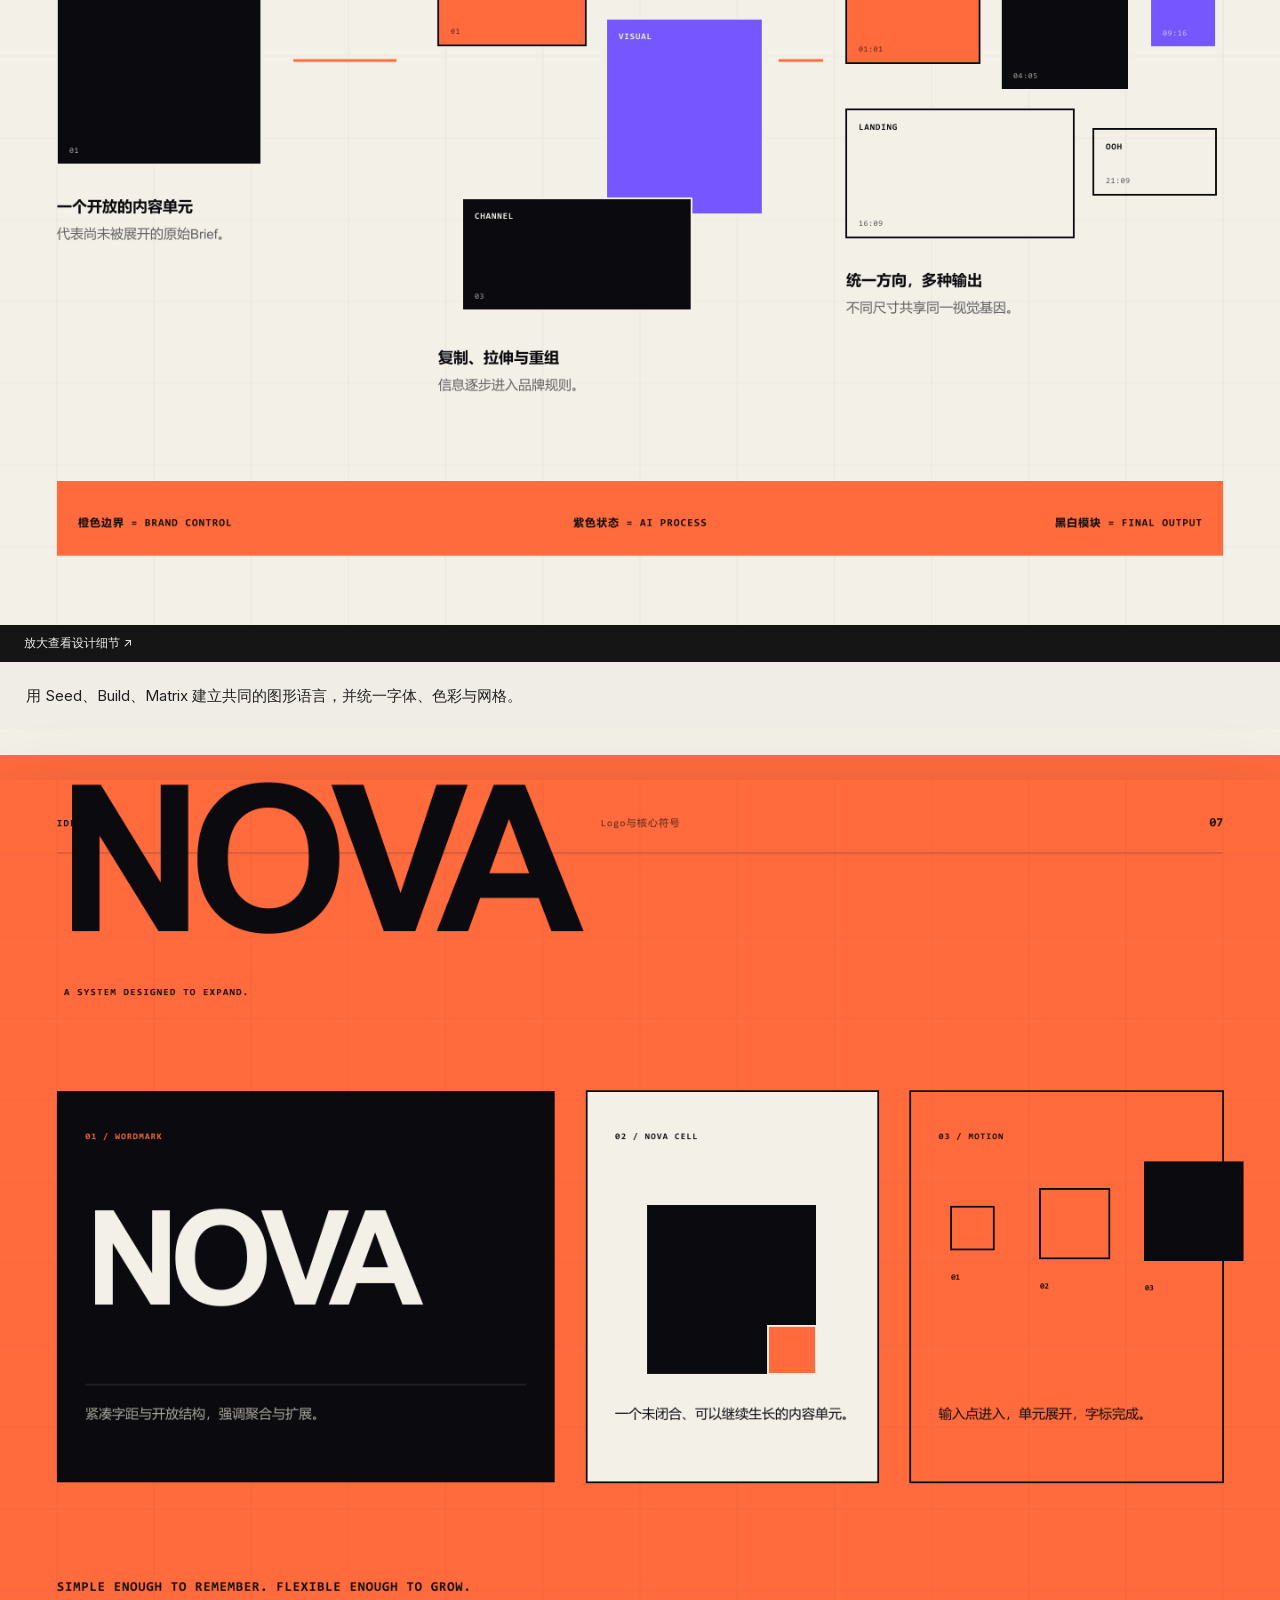
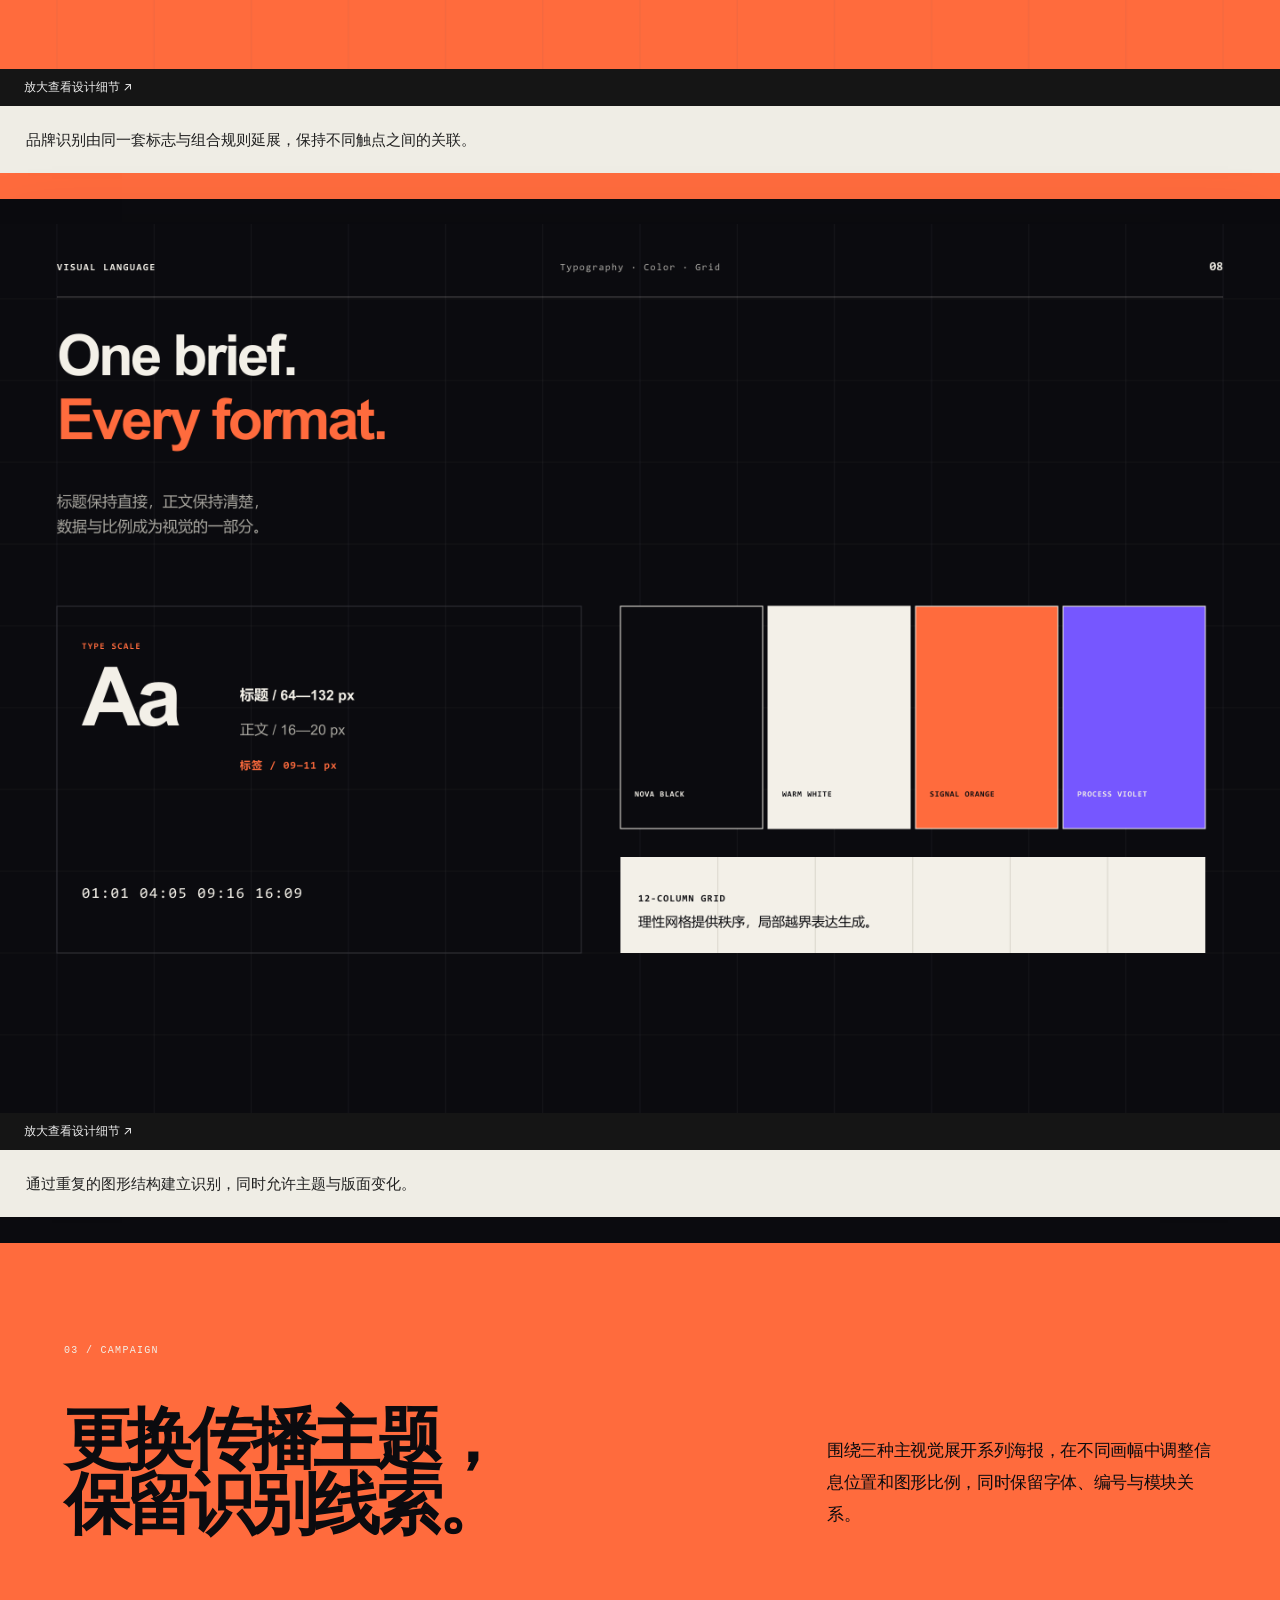
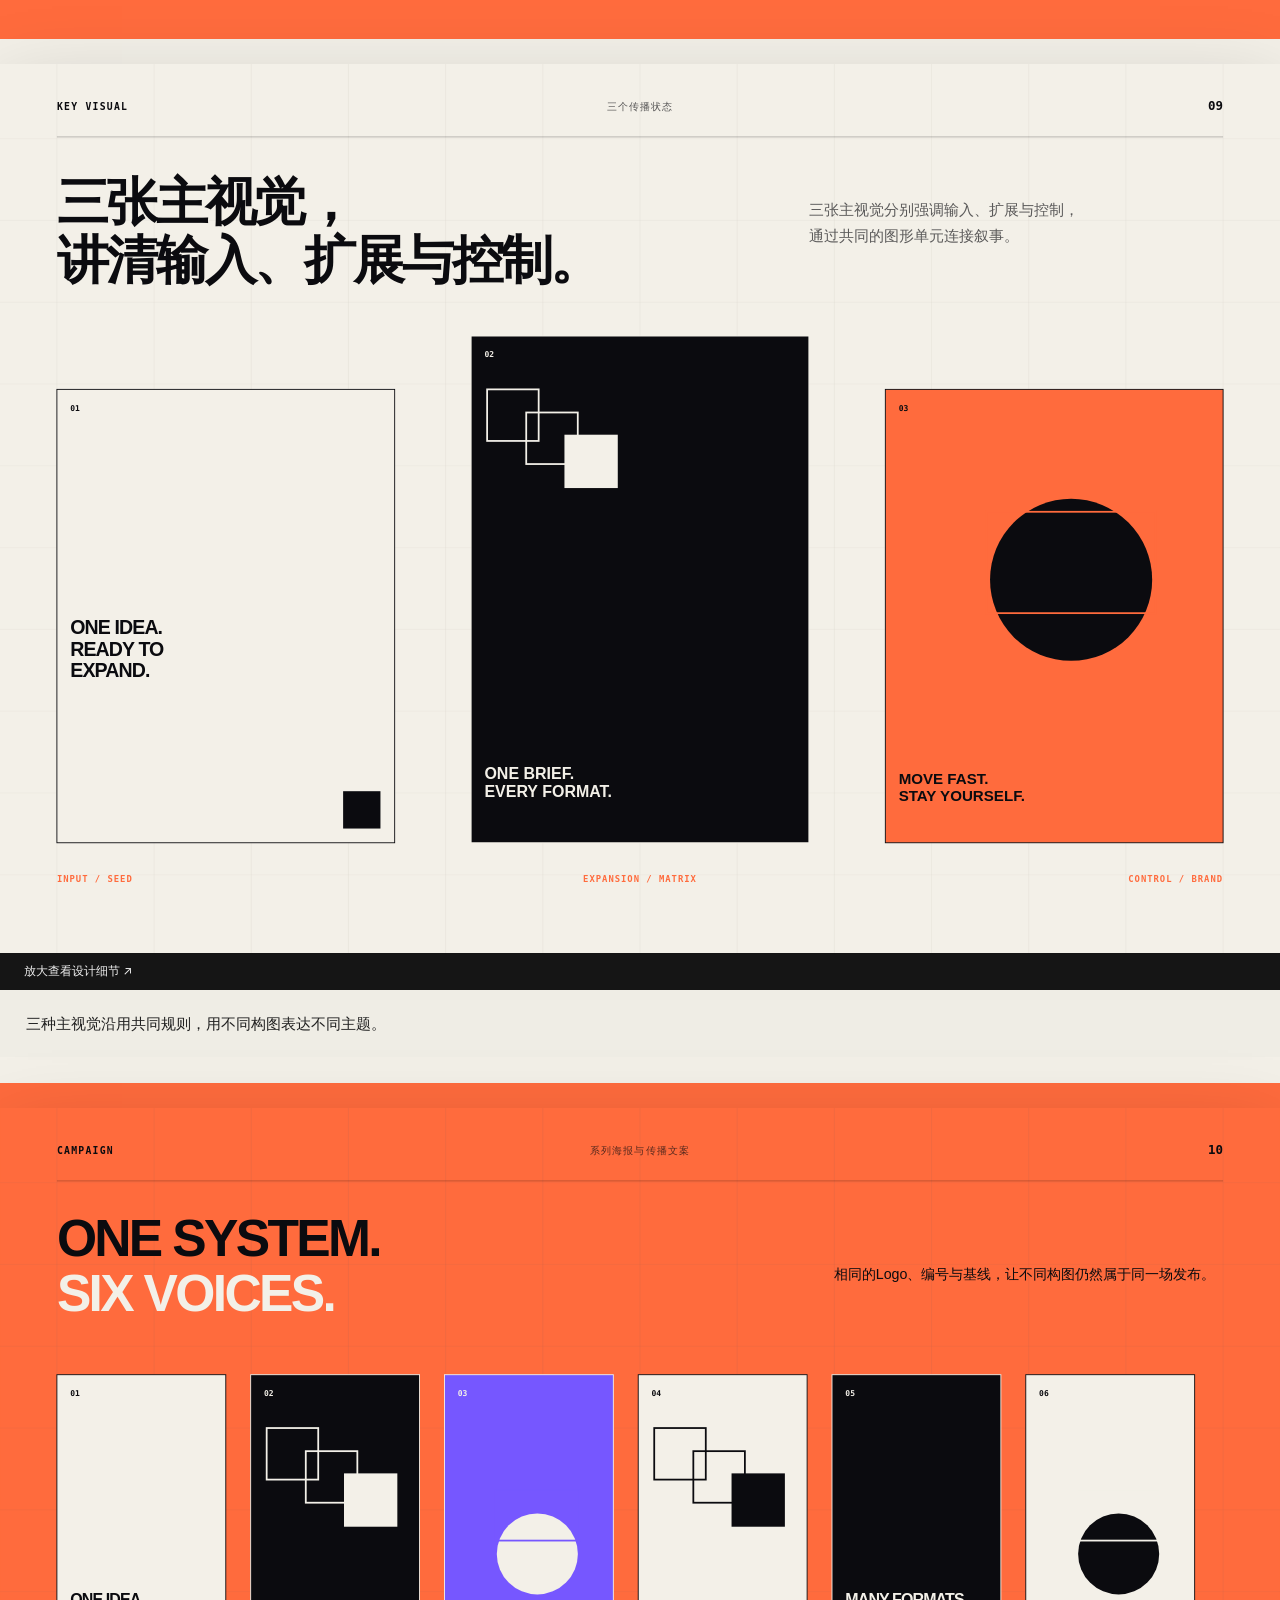
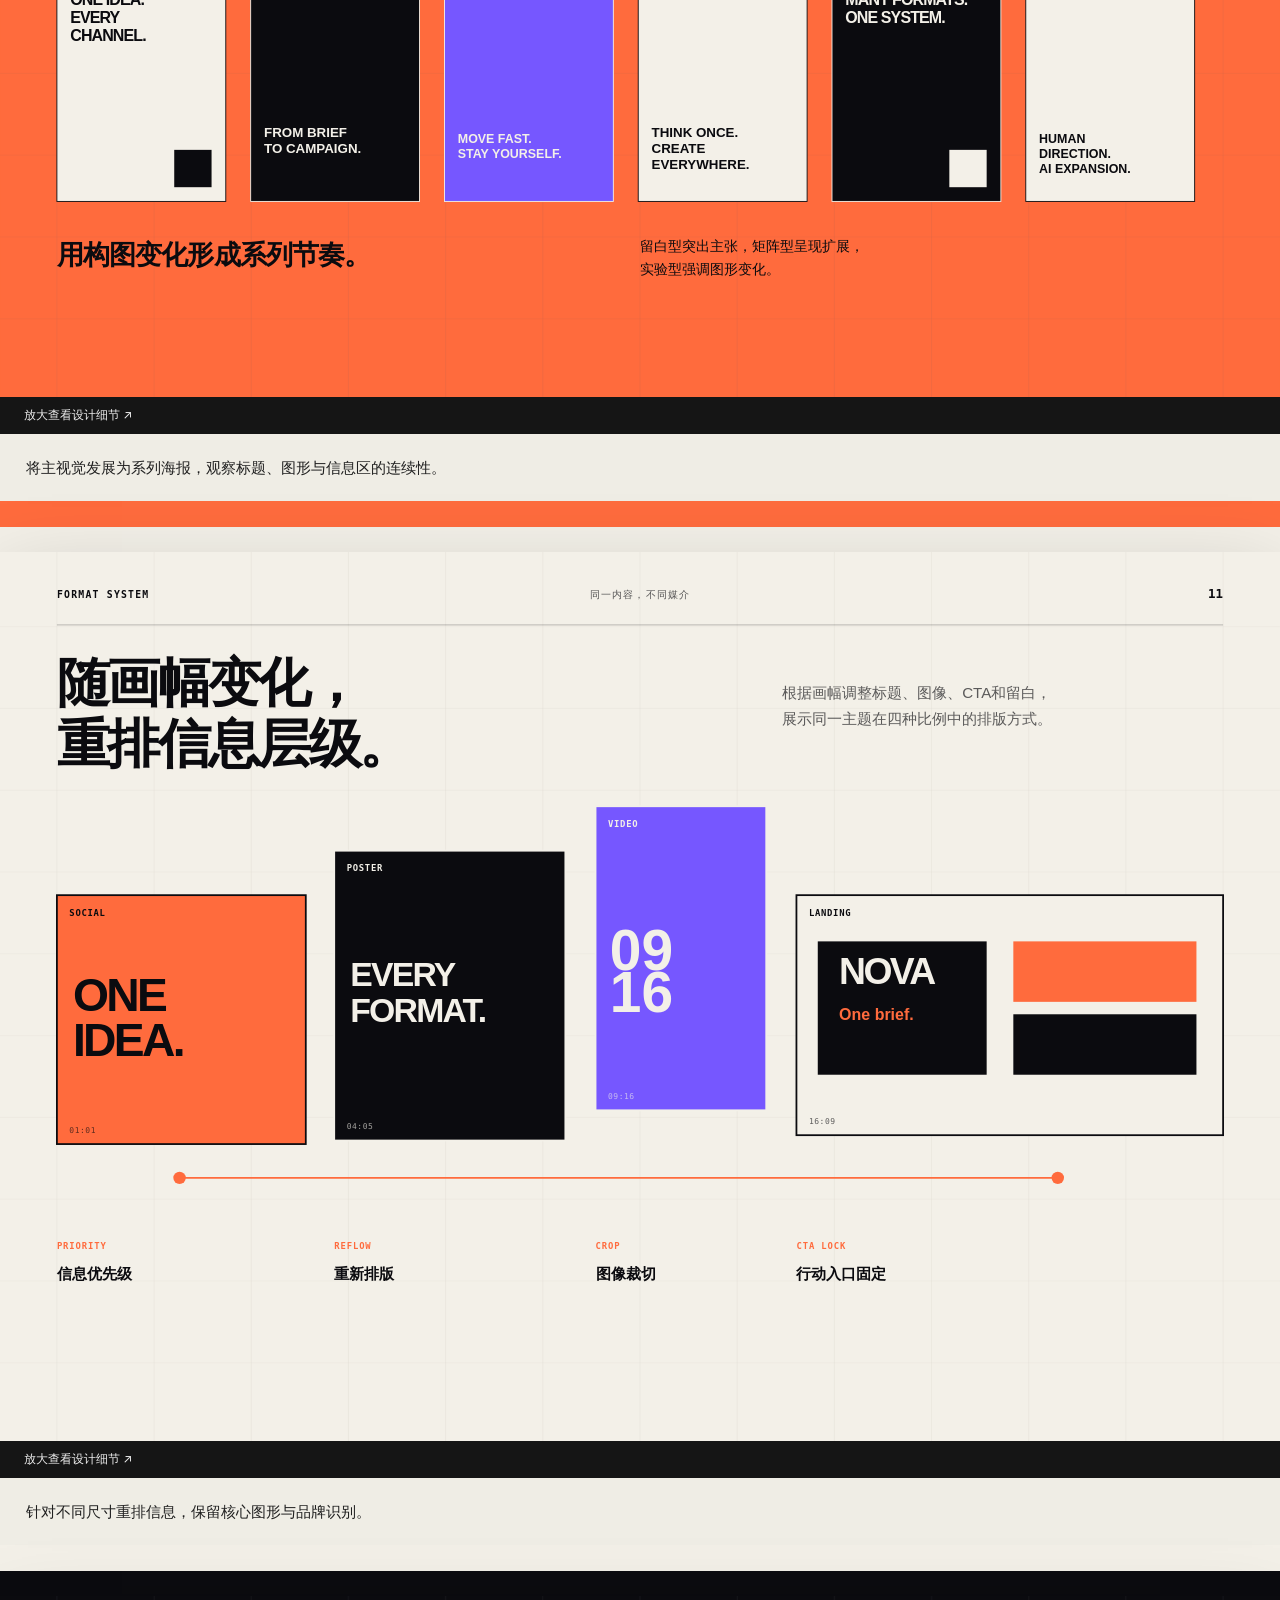
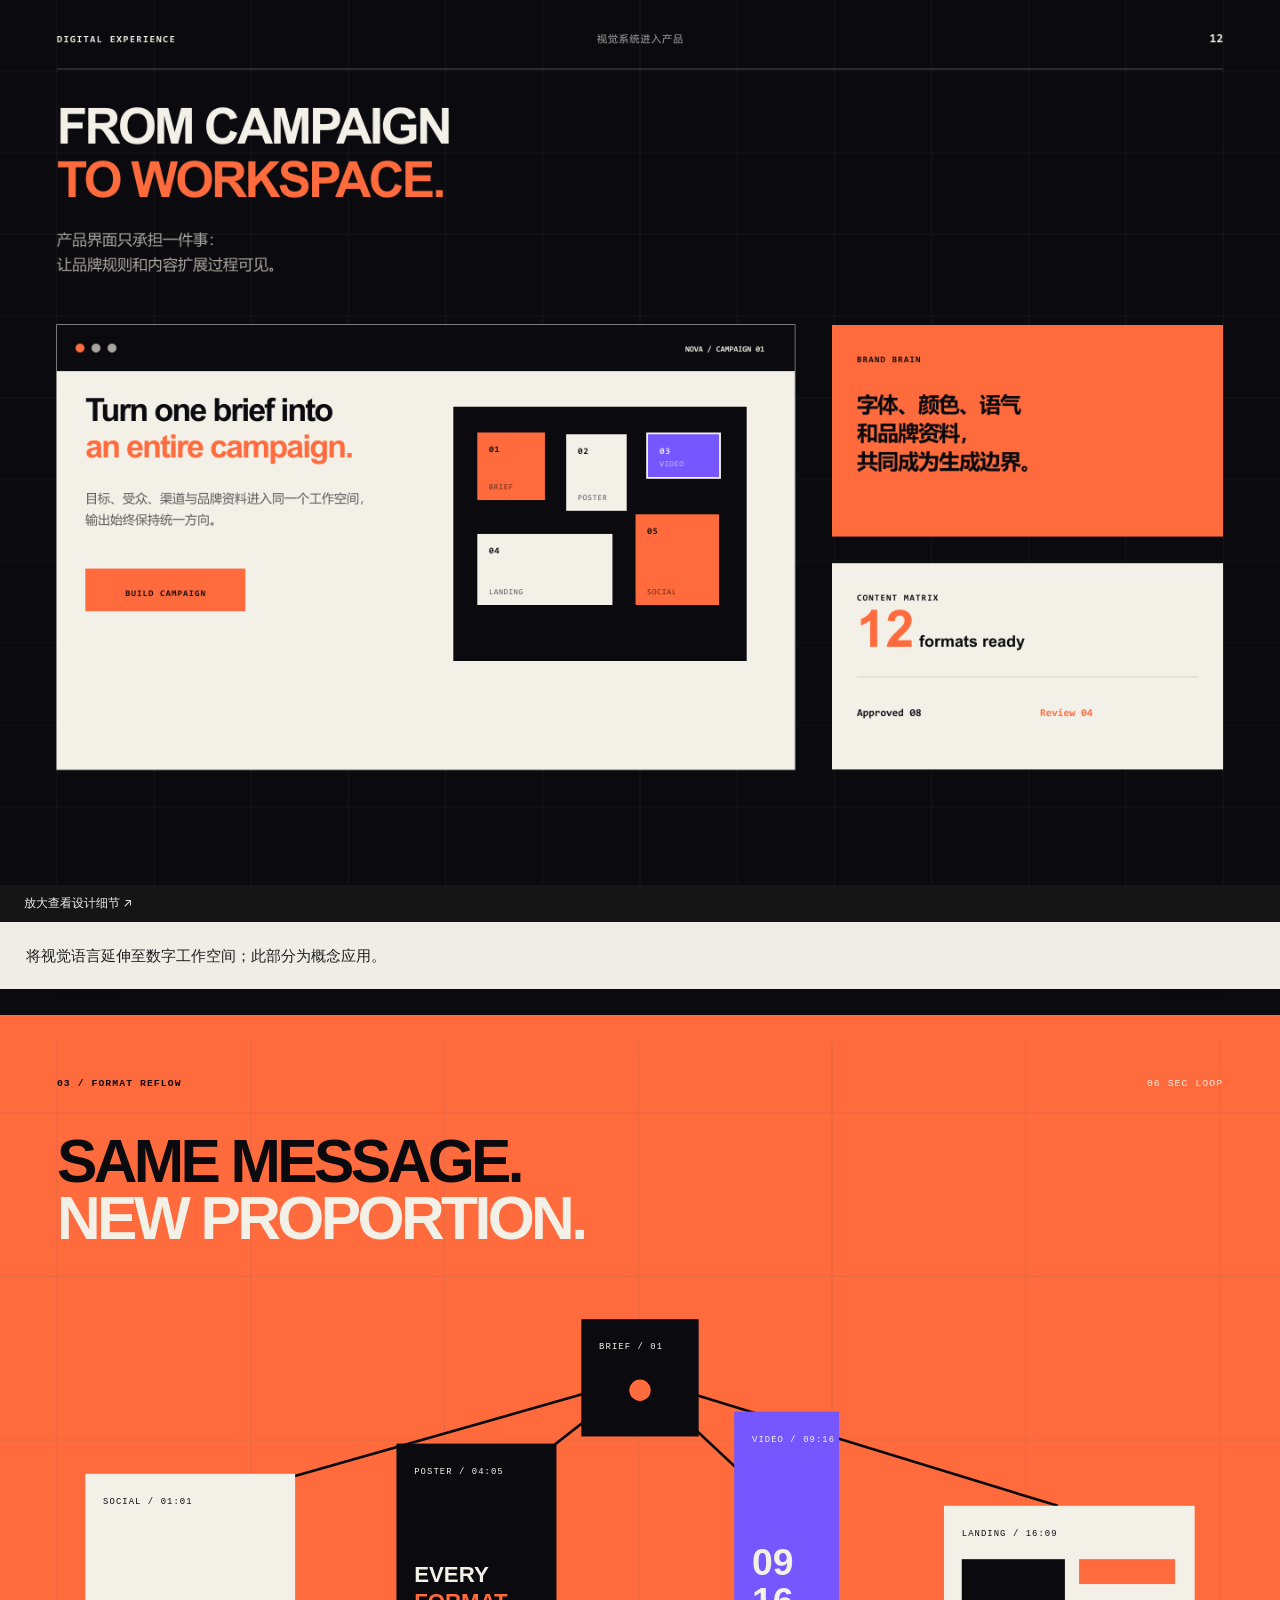
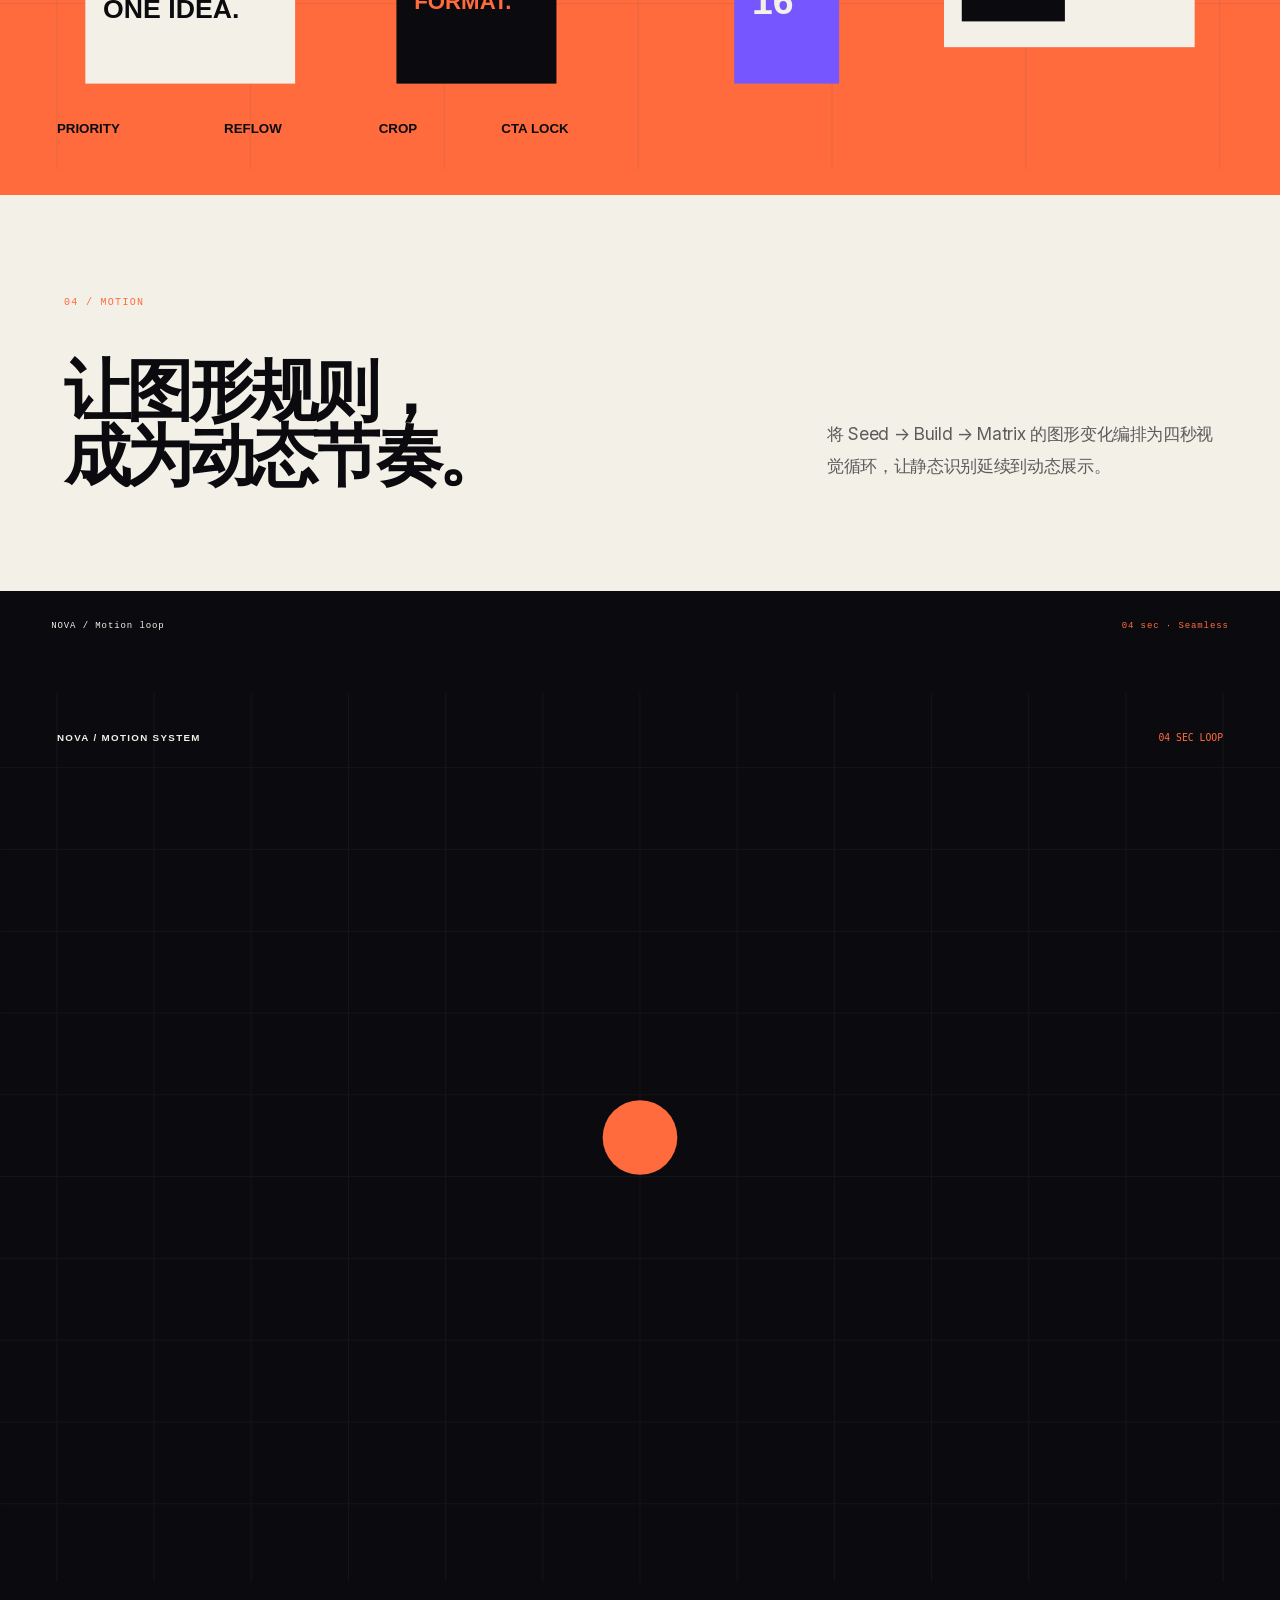
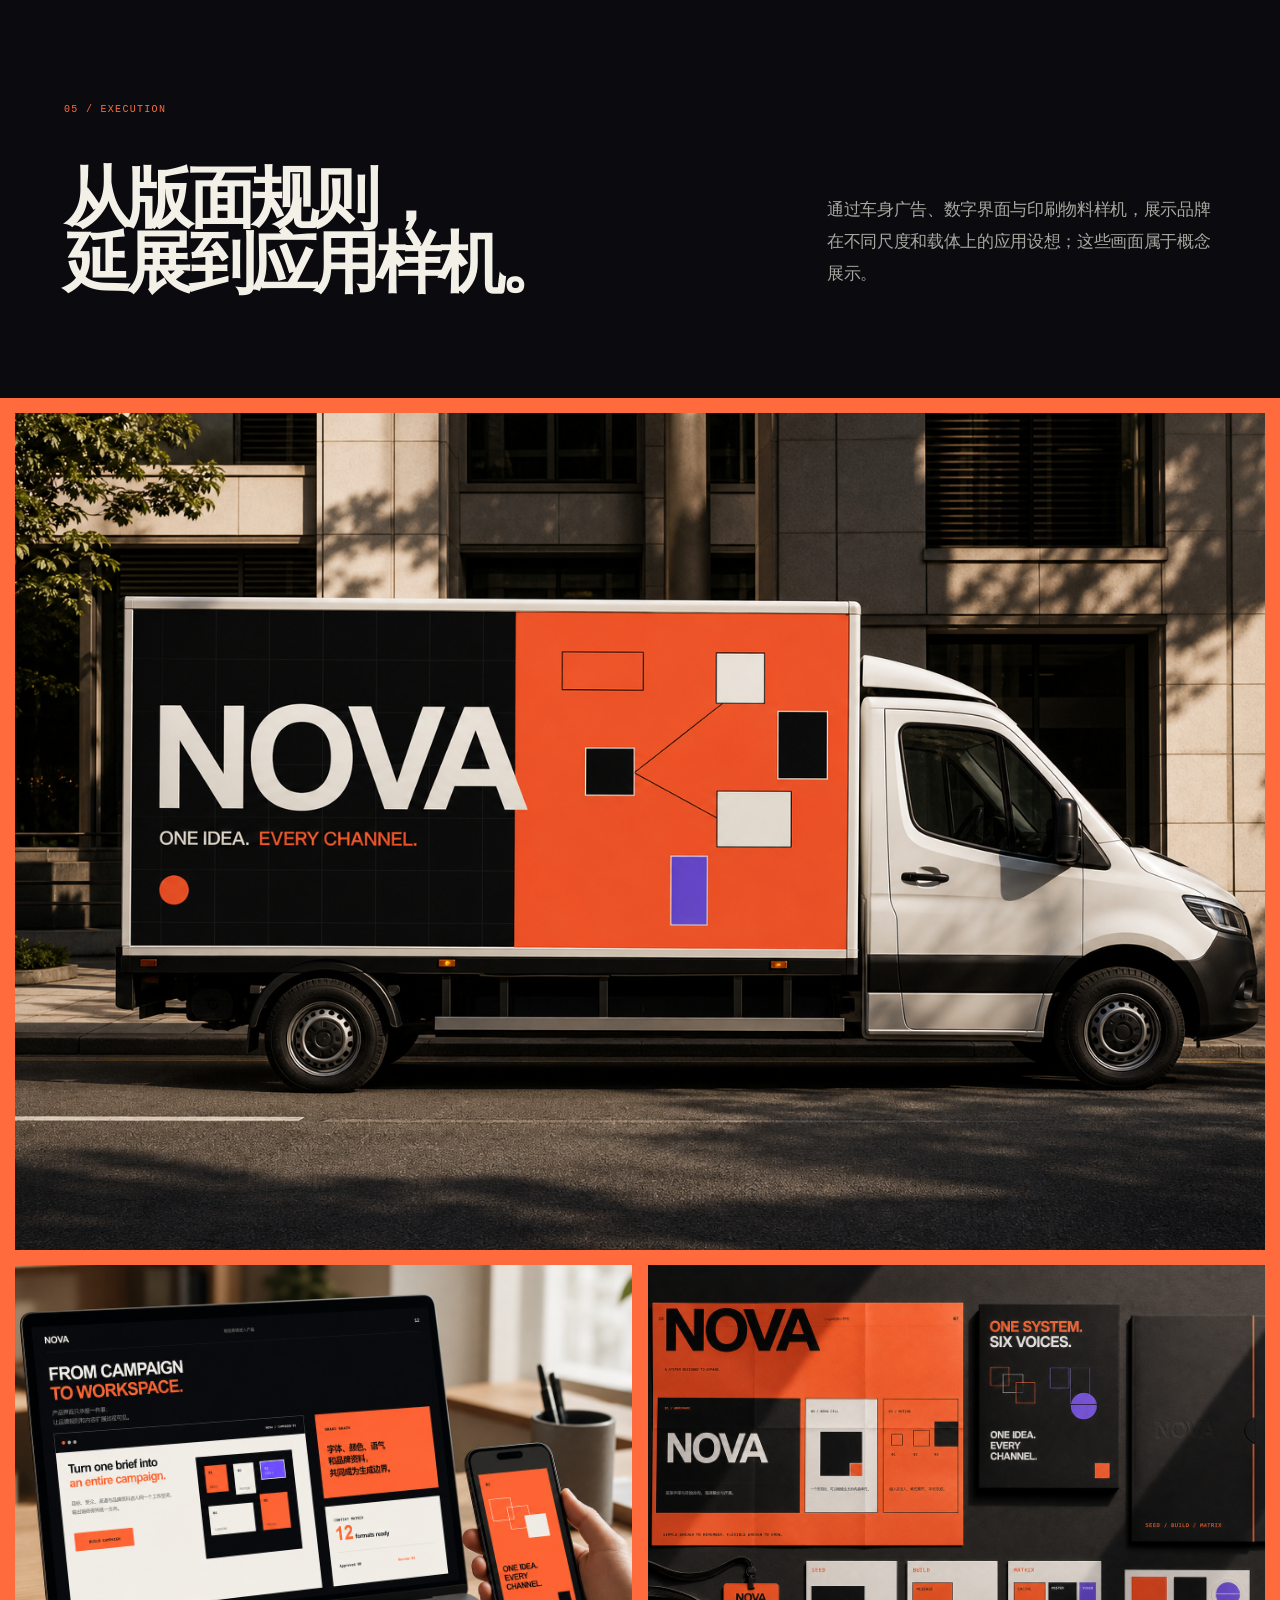
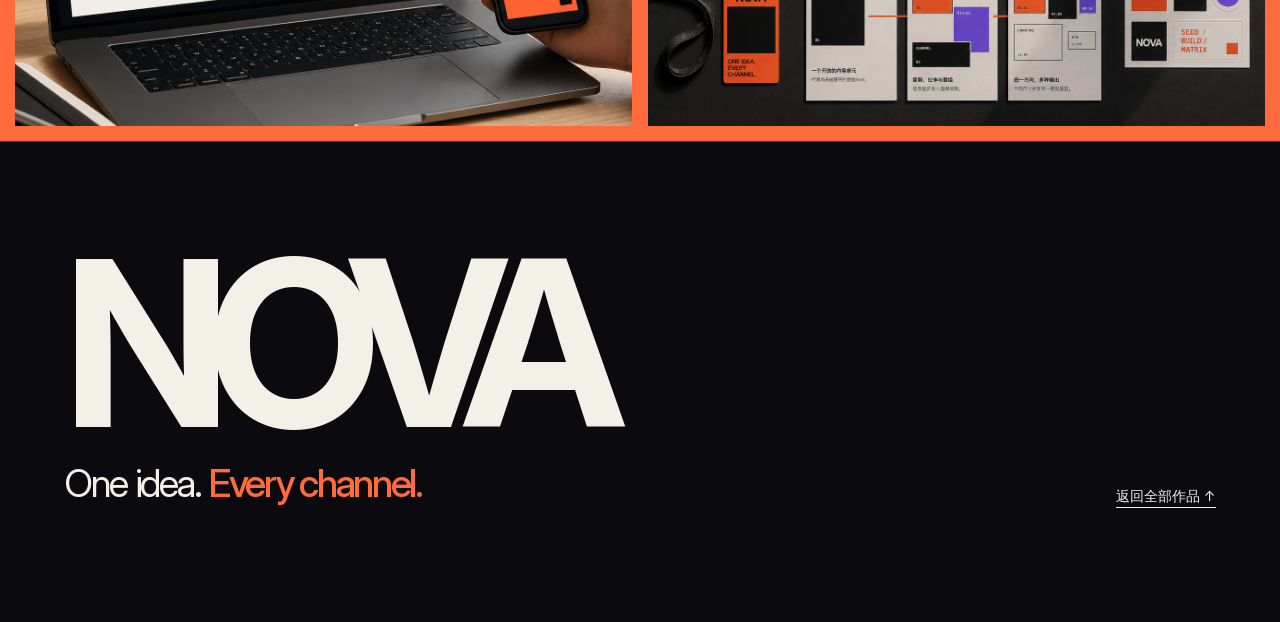
<file: nova-original/index.html>
<!doctype html><html lang="zh-CN"><head><meta charset="utf-8"><meta name="viewport" content="width=device-width,initial-scale=1"><title>NOVA · 原版动态案例</title><style>*{box-sizing:border-box}html{scroll-behavior:smooth;background:#0b0b0f}body{margin:0;color:#f3f0e8;font-family:Inter,"PingFang SC","Microsoft YaHei",sans-serif;-webkit-font-smoothing:antialiased;overflow-x:clip}a{color:inherit;text-decoration:none}button{font:inherit}img{max-width:100%}h1{margin:0}.standalone-title{padding:24px clamp(24px,5vw,72px);background:#0b0b0f;font-size:16px;letter-spacing:.04em}@font-face{font-family:Inter;src:url('/assets/fonts/InterVariable.woff2') format('woff2');font-weight:100 900;font-display:swap}@media(prefers-reduced-motion:reduce){html{scroll-behavior:auto}}
</style><link rel="stylesheet" href="nova-original.css"><script defer src="nova-original.js"></script></head><body><h1 class="standalone-title">NOVA / 品牌识别与传播系统 · 个人概念项目</h1><figure class="nova-original-cover"><img src="/nova-original/assets/nova-home-motion.svg" alt="NOVA 六秒动态视觉展示" width="1440" height="1000" fetchpriority="high"></figure><div class="inline-case-inner">
                <div class="nova-case-toolbar"><span>02 / NOVA · PERSONAL CONCEPT PROJECT</span></div><nav class="nova-case-map" aria-label="NOVA 案例章节"><a href="#nova-rules">视觉规则</a><a href="#nova-campaign">传播适配</a><a href="#nova-motion">动态表达</a><a href="#nova-applications">应用样机</a></nav>

                <section class="nova-chapter nova-dark nova-reveal">
                  <div class="nova-index">01 / Challenge</div><h2>内容越来越多，<br />如何保持品牌识别？</h2><p>NOVA 是面向 AI 内容创作场景的个人品牌概念项目。设计目标是为不同主题与渠道建立共同的视觉规则，让内容变化时仍能识别同一品牌。</p>
                </section>
                
                <figure class="nova-frame nova-orange nova-reveal"><img src="/nova-original/assets/nova-edited/04_Solution.svg" alt="NOVA 产品解决方案" loading="lazy" width="1440" height="1000" /></figure>
                

                <section class="nova-chapter nova-paper nova-reveal" id="nova-rules"><div class="nova-index">02 / Approach</div><h2>先定义规则，<br />再展开视觉。</h2><p>将 Seed、Build、Matrix 转化为图形与模块关系，用统一的字体、色彩和网格组织标识及版面，为后续传播建立基础。</p>
                </section>
                
                <figure class="nova-frame nova-paper nova-reveal"><img src="/nova-original/nova/最终/每一页分图/06_Visual_System.png" alt="NOVA 核心视觉系统" loading="lazy" width="1440" height="1000" /></figure>
                <figure class="nova-frame nova-orange nova-reveal"><img src="/nova-original/nova/最终/每一页分图/07_Identity.png" alt="NOVA 品牌识别系统" loading="lazy" width="1440" height="1000" /></figure>
                <figure class="nova-frame nova-dark nova-reveal"><img src="/nova-original/nova/最终/每一页分图/08_Visual_Language.png" alt="NOVA 视觉语言" loading="lazy" width="1440" height="1000" /></figure>
                

                <section class="nova-chapter nova-orange nova-reveal" id="nova-campaign"><div class="nova-index">03 / Campaign</div><h2>更换传播主题，<br />保留识别线索。</h2><p>围绕三种主视觉展开系列海报，在不同画幅中调整信息位置和图形比例，同时保留字体、编号与模块关系。</p>
                </section>
                <figure class="nova-frame nova-paper nova-reveal"><img src="/nova-original/assets/nova-edited/09_Key_Visual.svg" alt="NOVA 三种主视觉" loading="lazy" width="1440" height="1000" /></figure>
                <figure class="nova-frame nova-orange nova-reveal"><img src="/nova-original/assets/nova-edited/10_Campaign.svg" alt="NOVA Campaign 系列海报" loading="lazy" width="1440" height="1000" /></figure>
                <figure class="nova-frame nova-paper nova-reveal"><img src="/nova-original/assets/nova-edited/11_Format_System.svg" alt="NOVA 多尺寸传播适配系统" loading="lazy" width="1440" height="1000" /></figure>
                <figure class="nova-frame nova-dark nova-reveal"><img src="/nova-original/nova/最终/每一页分图/12_Digital_Experience.png" alt="NOVA 数字产品工作空间" loading="lazy" width="1440" height="1000" /></figure>
                <section class="nova-motion-insert nova-motion-insert-orange nova-reveal" aria-label="NOVA 多尺寸渠道重排循环动画"><object data="/nova-original/nova/最终/动态效果/NOVA_Format_Reflow.svg" type="image/svg+xml"><img src="/nova-original/nova/最终/每一页分图/12_Digital_Experience.png" alt="NOVA 多尺寸渠道重排" width="1440" height="1000" /></object></section>

                <section class="nova-chapter nova-paper nova-reveal" id="nova-motion"><div class="nova-index">04 / Motion</div><h2>让图形规则，<br />成为动态节奏。</h2><p>将 Seed → Build → Matrix 的图形变化编排为四秒视觉循环，让静态识别延续到动态展示。</p>
                </section>
                
                <div class="nova-motion-stage nova-reveal"><div><span>NOVA / Motion loop</span><span>04 sec · Seamless</span></div><img src="/nova-original/nova/最终/动态效果/NOVA_Motion_Loop.svg" alt="NOVA 四秒动态视觉循环" loading="lazy" width="1440" height="1000" /></div>

                <section class="nova-chapter nova-dark nova-reveal" id="nova-applications"><div class="nova-index">05 / Execution</div><h2>从版面规则，<br />延展到应用样机。</h2><p>通过车身广告、数字界面与印刷物料样机，展示品牌在不同尺度和载体上的应用设想；这些画面属于概念展示。</p>
                </section>
                <div class="nova-mosaic">
                  <figure class="nova-wide nova-reveal"><img src="/nova-original/nova/最终/assets/mockups/nova-ooh-vehicle.png" alt="NOVA 车身广告概念样机" loading="lazy" width="1536" height="1024" /></figure>
                  <figure class="nova-reveal"><img src="/nova-original/nova/最终/assets/mockups/nova-digital-workspace.png" alt="NOVA 数字工作空间概念样机" loading="lazy" width="1536" height="1024" /></figure>
                  <figure class="nova-reveal"><img src="/nova-original/nova/最终/assets/mockups/nova-print-kit.png" alt="NOVA 印刷物料概念样机" loading="lazy" width="1536" height="1024" /></figure>
                </div>
                
                
                <footer class="nova-end"><span>NOVA</span><p>One idea. <b>Every channel.</b></p><a class="nova-return" href="/#work" target="_top">返回全部作品 ↑</a></footer>
</div></body></html>
</file>
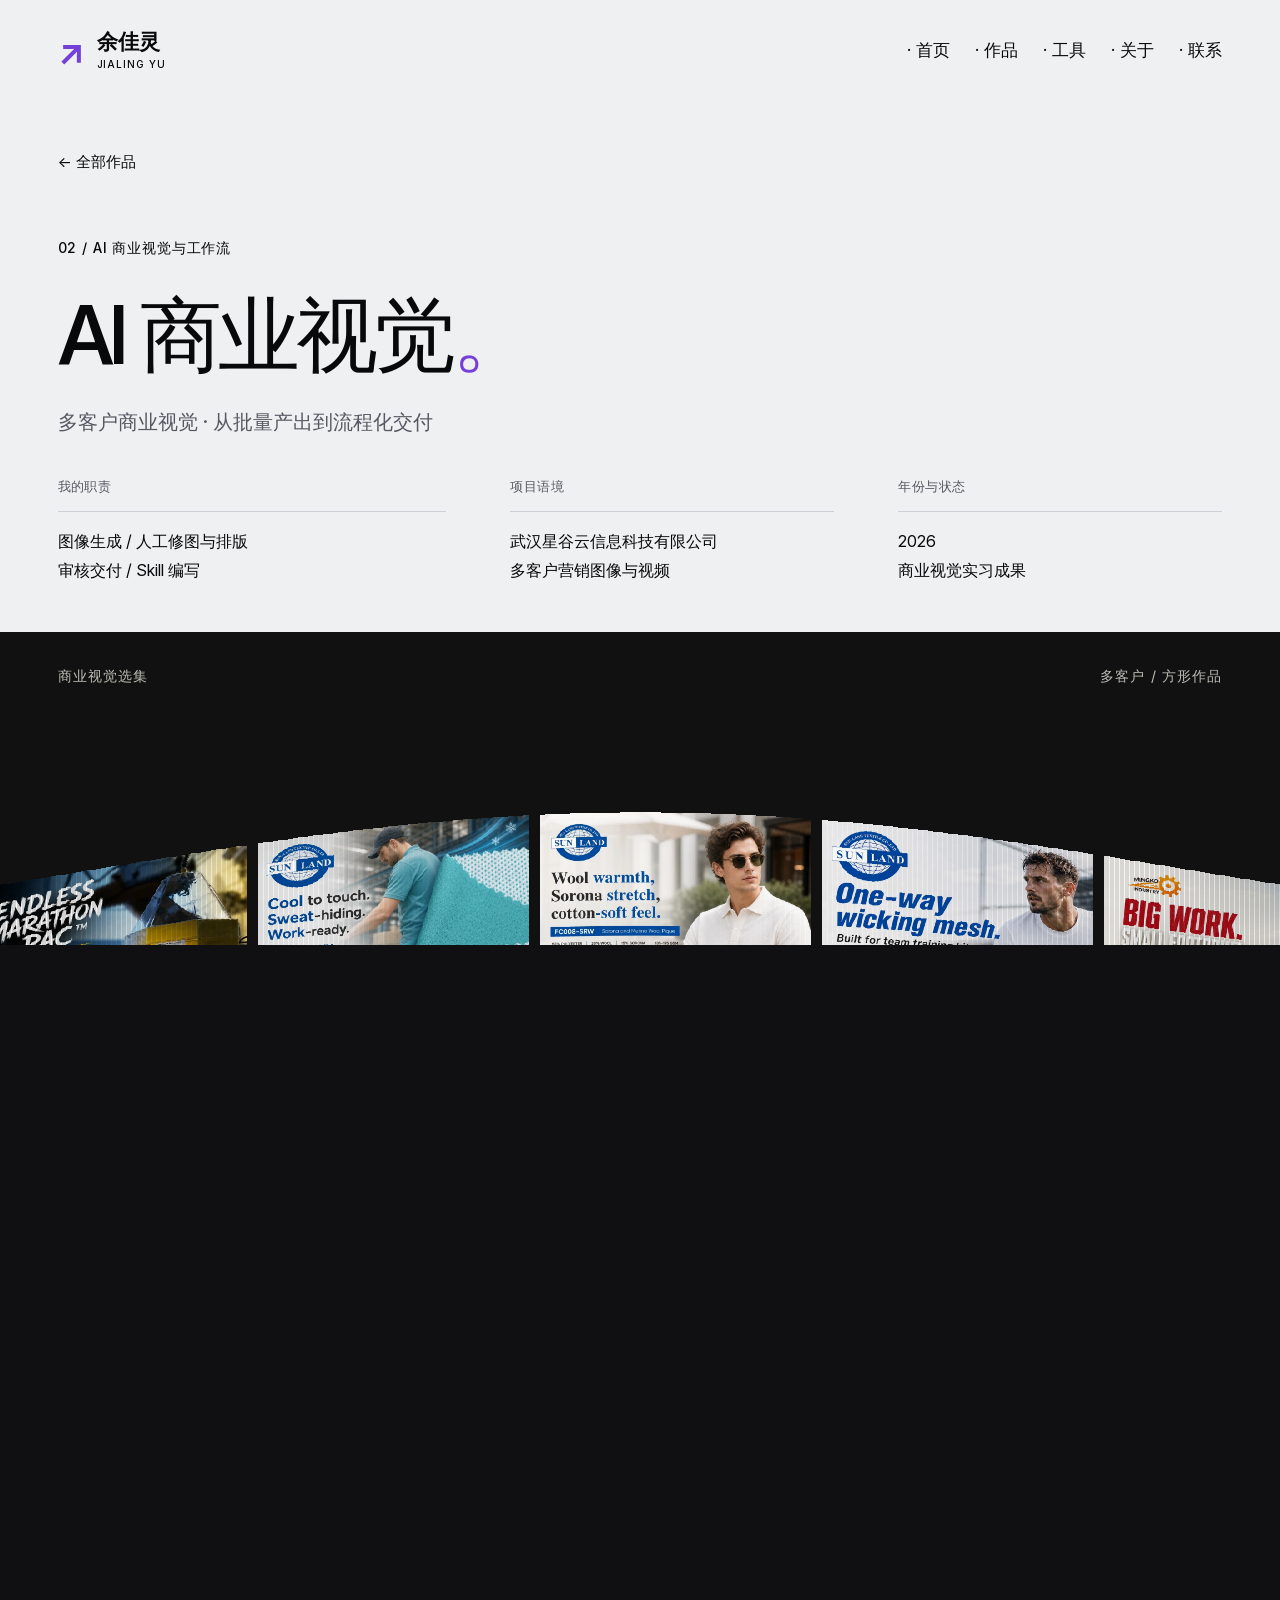
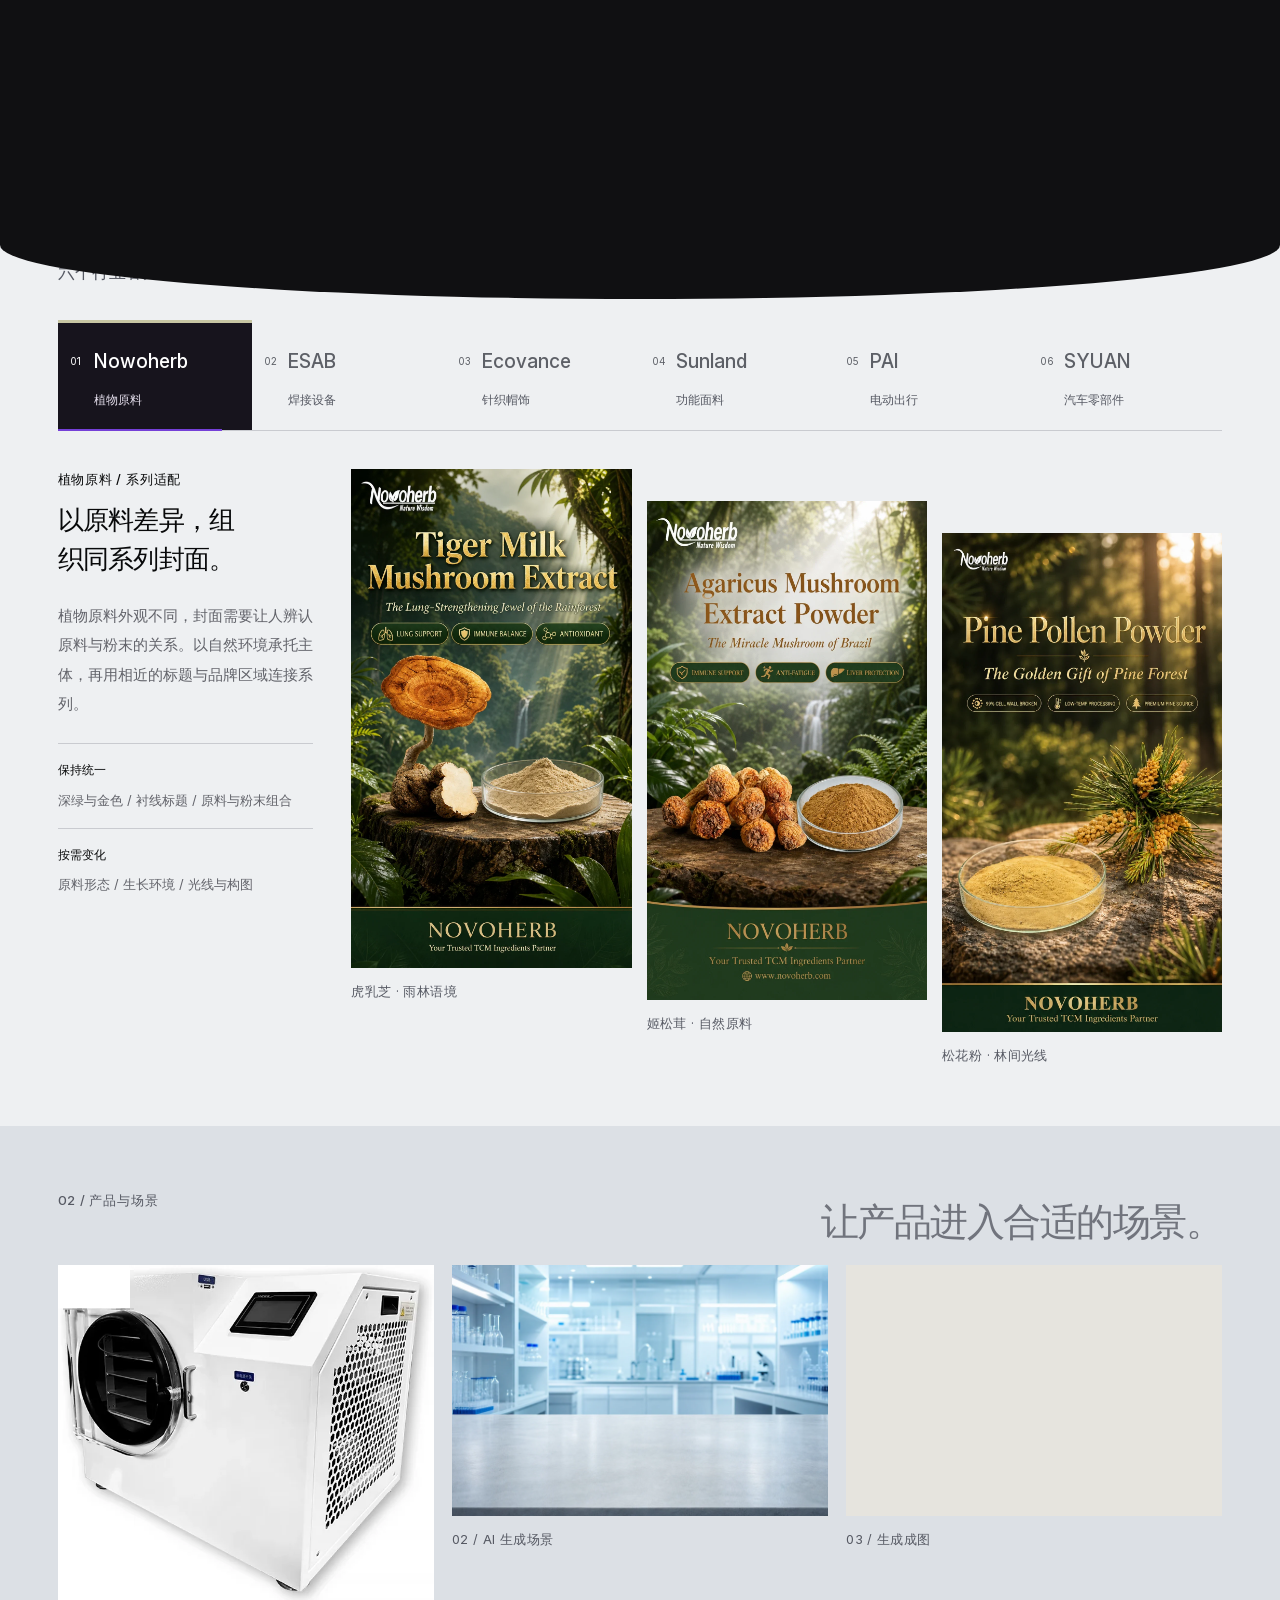
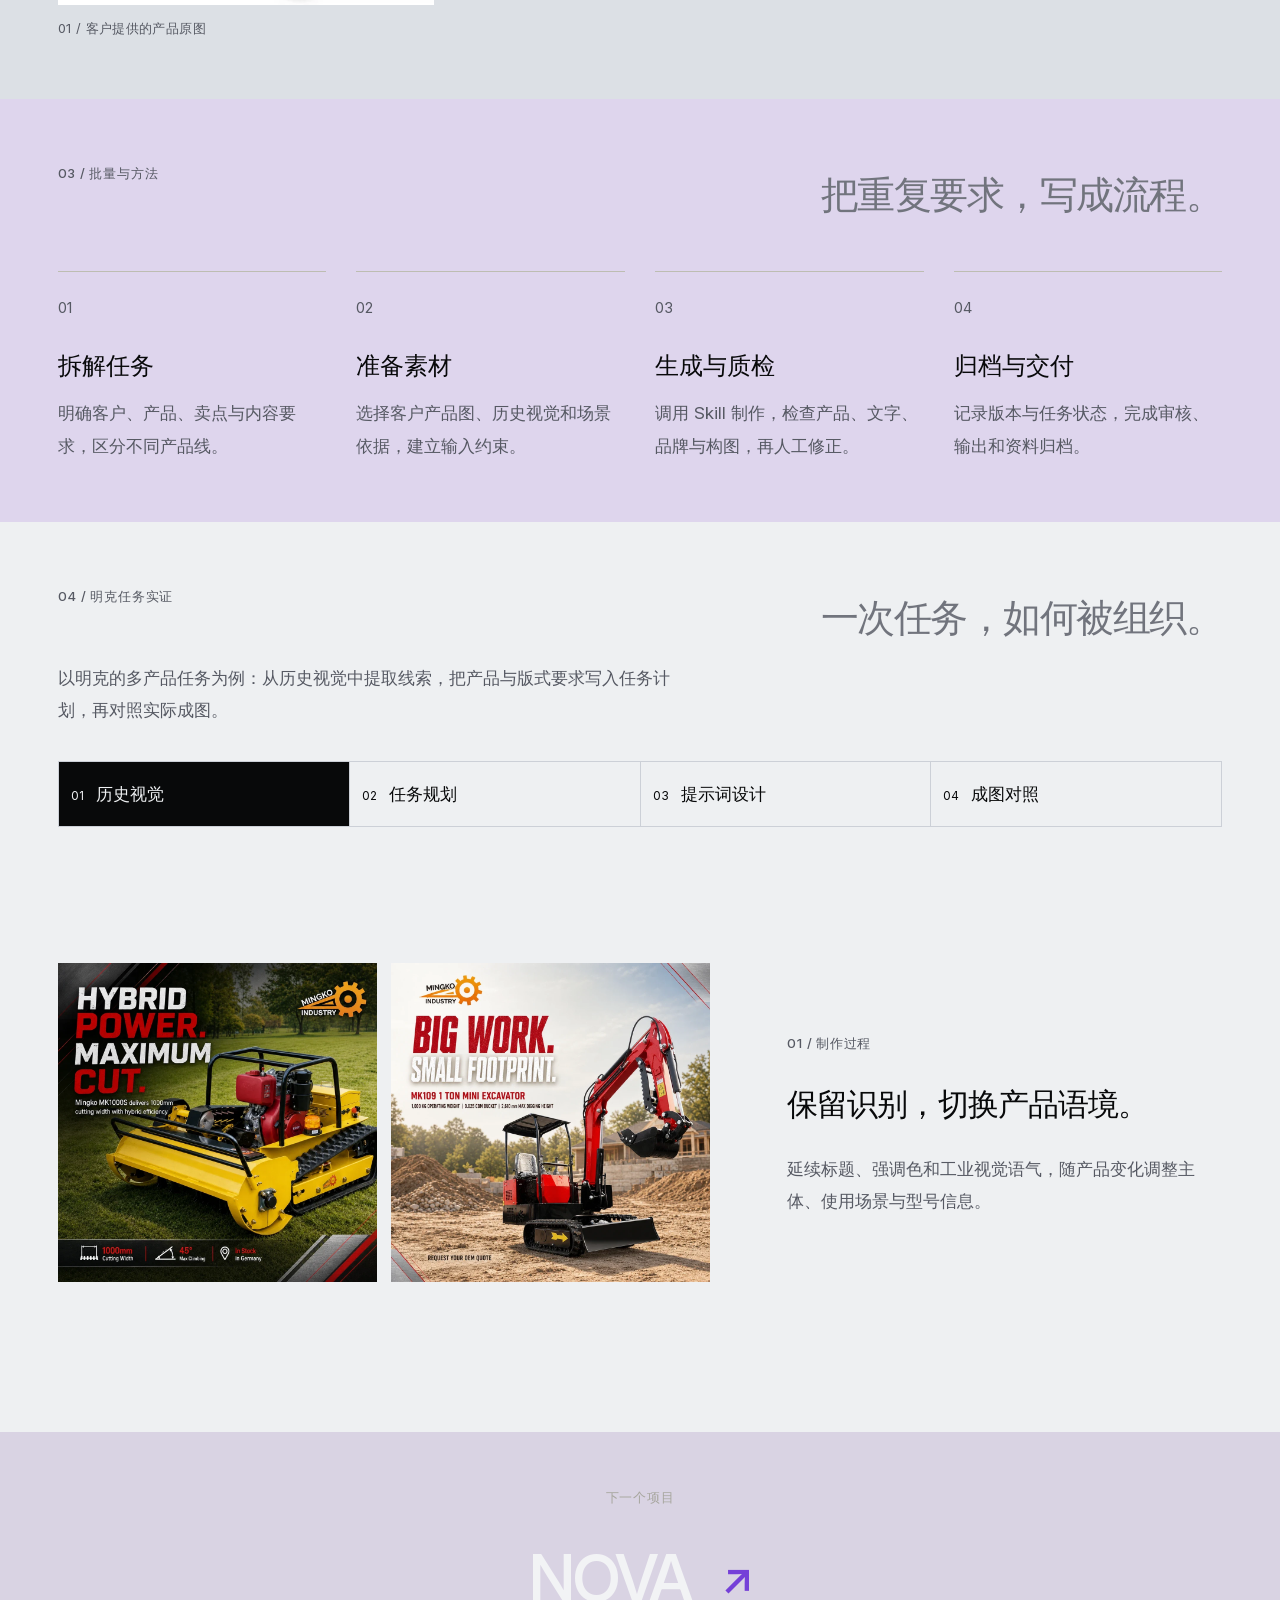
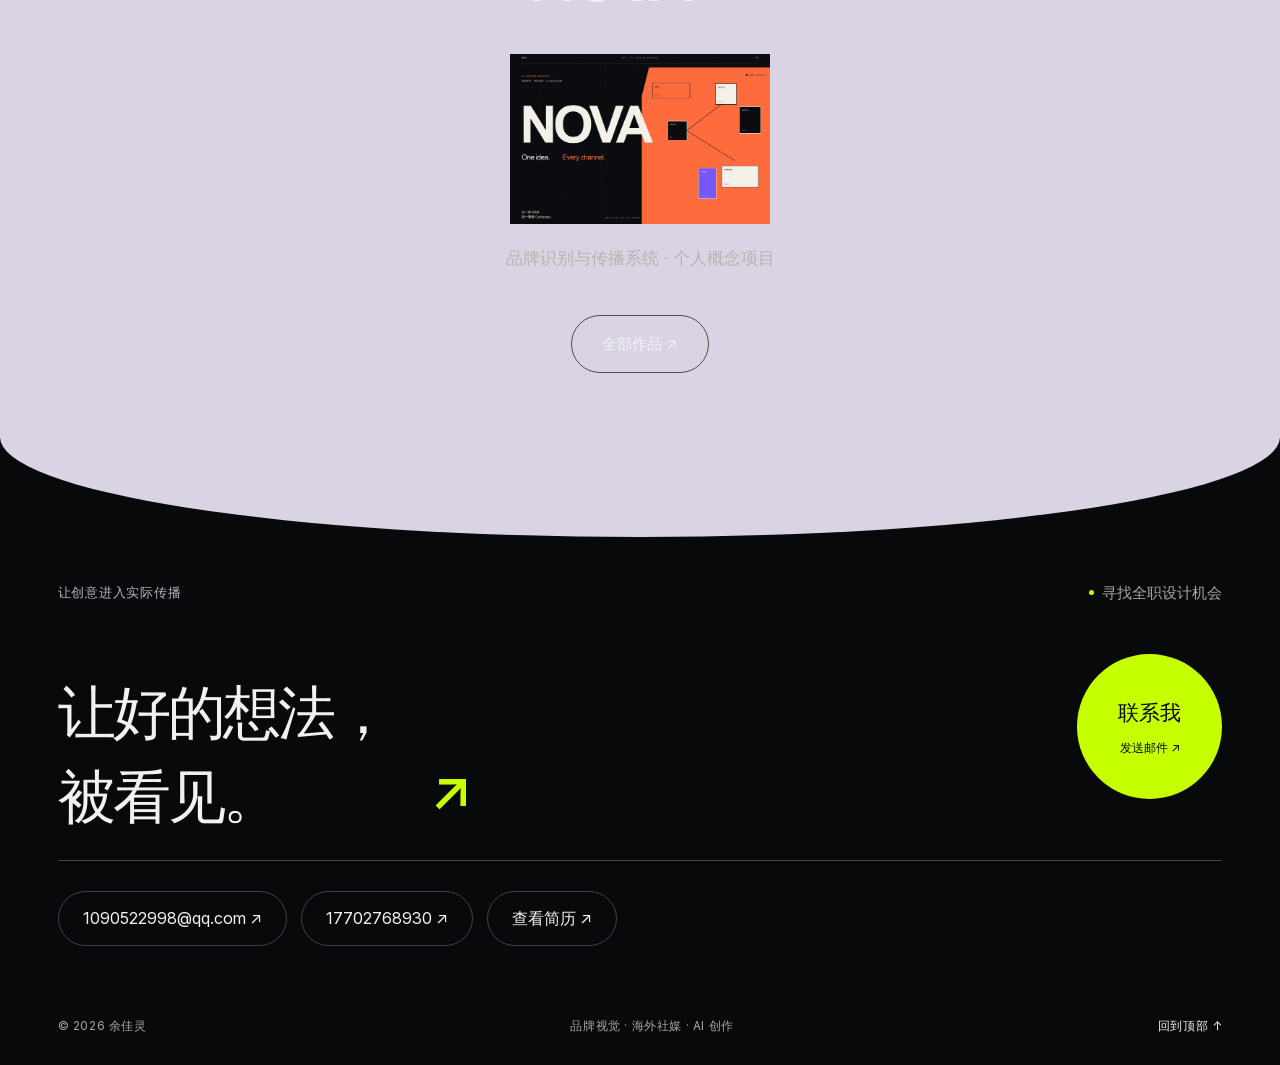
<file: work/ai-commercial/index.html>
<!doctype html><html lang="zh-CN"><head><meta charset="utf-8"><meta name="viewport" content="width=device-width,initial-scale=1"><title>AI 商业视觉与工作流 · 余佳灵作品集</title><meta name="description" content="余佳灵，2027届数字媒体艺术本科生。品牌营销、海外社媒与 AI 商业视觉作品，展示创意、视觉制作和流程化交付。"><meta name="theme-color" content="#08090a"><meta name="color-scheme" content="light"><link rel="canonical" href="https://guu39464.github.io/work/ai-commercial/"><meta property="og:type" content="website"><meta property="og:title" content="AI 商业视觉与工作流 · 余佳灵"><meta property="og:description" content="余佳灵，2027届数字媒体艺术本科生。品牌营销、海外社媒与 AI 商业视觉作品，展示创意、视觉制作和流程化交付。"><meta property="og:url" content="https://guu39464.github.io/work/ai-commercial/"><meta property="og:image" content="https://guu39464.github.io/assets/og.jpg"><meta name="twitter:card" content="summary_large_image"><link rel="icon" type="image/svg+xml" href="/assets/favicon.svg"><link rel="apple-touch-icon" href="/assets/apple-touch-icon.png"><link rel="preload" href="/assets/fonts/InterVariable.woff2" as="font" type="font/woff2" crossorigin><link rel="stylesheet" href="/site.css?v=3693885a23"><link rel="stylesheet" href="/polish.css?v=5d9a84ed9b"><link rel="stylesheet" href="/revision.css?v=90a6f34144"><link rel="stylesheet" href="/doc-review.css?v=f311c29aa8"><link rel="stylesheet" href="/scroll-rhythm.css?v=ae3e3cc171"><link rel="stylesheet" href="/desktop-work.css?v=19ab3615fe"><script src="/site.js?v=be2271867f" defer></script><script>if(new URLSearchParams(location.search).get("motion")==="off"||matchMedia("(prefers-reduced-motion:reduce)").matches)document.documentElement.dataset.motion="reduced";</script><script src="/revision.js?v=4c348094e1" defer></script></head><body class="case-page" id="top"><a class="skip-link" href="#main">跳到主要内容</a><header class="site-header"><a class="wordmark" href="/" data-page-title="余佳灵"><span class="wordmark-symbol">↗</span><span>余佳灵<span class="wordmark-en">JIALING YU</span></span></a><nav aria-label="主导航"><a href="/#top">· 首页</a><a href="/#work">· 作品</a><a href="/#tools">· 工具</a><a href="/#about">· 关于</a><a href="/#contact">· 联系</a></nav><button class="menu-toggle" aria-label="打开导航菜单" aria-expanded="false" aria-controls="mobile-menu"><span></span><span></span></button></header><div class="mobile-menu" id="mobile-menu" hidden><nav aria-label="手机导航"><a href="/#top">· 首页</a><a href="/#work">· 作品</a><a href="/#tools">· 工具</a><a href="/#about">· 关于</a><a href="/#contact">· 联系</a></nav></div><main id="main"><section class="case-header section-pad"><a class="back-link" href="/#work">← 全部作品 <span>项目索引</span></a><div class="case-heading"><span class="eyebrow">02 / AI 商业视觉与工作流</span><h1>AI 商业视觉<span class="orange">。</span></h1><p>多客户商业视觉 · 从批量产出到流程化交付</p></div><dl class="case-meta"><div><dt>我的职责</dt><dd>图像生成 / 人工修图与排版<br>审核交付 / Skill 编写</dd></div><div><dt>项目语境</dt><dd>武汉星谷云信息科技有限公司<br>多客户营销图像与视频</dd></div><div><dt>年份与状态</dt><dd>2026<br>商业视觉实习成果</dd></div></dl></section><div class="wall-container ribbon-container"><div class="wall-label"><span>商业视觉选集</span><span>多客户 / 方形作品</span></div><div class="ribbon-stage" tabindex="0" role="region" aria-label="弧形作品照片墙，可左右拖动，方向键浏览"><canvas aria-hidden="true"></canvas><div class="ribbon-fallback"><img class="" src="/assets/ai/i049.webp" width="1080" height="1080" alt="多客户 / 方形作品" loading="lazy" decoding="async"><img class="" src="/assets/ai/i058.webp" width="1080" height="1080" alt="多客户 / 方形作品" loading="lazy" decoding="async"><img class="" src="/assets/ai/i064.webp" width="1080" height="1080" alt="多客户 / 方形作品" loading="lazy" decoding="async"><img class="" src="/assets/ai/i065.webp" width="1080" height="1080" alt="多客户 / 方形作品" loading="lazy" decoding="async"><img class="" src="/assets/ai/i066.webp" width="1080" height="1080" alt="多客户 / 方形作品" loading="lazy" decoding="async"><img class="" src="/assets/ai/i019.webp" width="1080" height="1080" alt="多客户 / 方形作品" loading="lazy" decoding="async"><img class="" src="/assets/ai/i021.webp" width="1080" height="1080" alt="多客户 / 方形作品" loading="lazy" decoding="async"><img class="" src="/assets/ai/i053.webp" width="1080" height="1080" alt="多客户 / 方形作品" loading="lazy" decoding="async"><img class="" src="/assets/ai/i054.webp" width="1080" height="1080" alt="多客户 / 方形作品" loading="lazy" decoding="async"><img class="" src="/assets/ai/i055.webp" width="1080" height="1080" alt="多客户 / 方形作品" loading="lazy" decoding="async"><img class="" src="/assets/ai/i061.webp" width="1080" height="1080" alt="多客户 / 方形作品" loading="lazy" decoding="async"><img class="" src="/assets/ai/i063.webp" width="1080" height="1080" alt="多客户 / 方形作品" loading="lazy" decoding="async"><img class="" src="/assets/ai/i003.webp" width="1080" height="1080" alt="多客户 / 方形作品" loading="lazy" decoding="async"><img class="" src="/assets/ai/i008.webp" width="1080" height="1080" alt="多客户 / 方形作品" loading="lazy" decoding="async"><img class="" src="/assets/ai/i017.webp" width="1080" height="1080" alt="多客户 / 方形作品" loading="lazy" decoding="async"><img class="" src="/assets/ai/i020.webp" width="1080" height="1080" alt="多客户 / 方形作品" loading="lazy" decoding="async"><img class="" src="/assets/ai/i031.webp" width="1080" height="1080" alt="多客户 / 方形作品" loading="lazy" decoding="async"></div><span class="ribbon-hint">← 拖动浏览 →</span></div><div class="wall-controls"><div><button data-ribbon-prev aria-label="上一组作品">←</button><button data-ribbon-next aria-label="下一组作品">→</button></div></div></div><section class="case-intro section-pad"><p class="eyebrow">项目概览</p><div><h2>适配不同客户，<br>保持各自的品牌识别。</h2><p>实习中，我为多个行业客户制作营销图与视频封面：根据产品卖点选择场景和信息层级，再将重复的制作要求整理为 Skill。以下分别展示系列适配、素材到成图的判断与工作流程。</p></div></section><section class="case-section section-pad ai-series" id="ai-series"><div class="section-heading"><p class="eyebrow">01 / 系列与适配</p><h2>延续品牌，变化内容。</h2></div><p class="case-section-intro">六个行业客户，十八张系列作品。保留各自的品牌线索，再根据产品、使用场景和传播重点调整画面与信息层级。</p><div class="brand-tabs series-tabs" role="tablist" aria-label="客户品牌系列"><button id="brand-tab-nowoherb" role="tab" aria-selected="true" aria-controls="brand-nowoherb" tabindex="0" style="--series-accent:#c7c6a3"><small>01</small><strong>Nowoherb</strong><span>植物原料</span></button><button id="brand-tab-esab" role="tab" aria-selected="false" aria-controls="brand-esab" tabindex="-1" style="--series-accent:#f5d832"><small>02</small><strong>ESAB</strong><span>焊接设备</span></button><button id="brand-tab-ecovance" role="tab" aria-selected="false" aria-controls="brand-ecovance" tabindex="-1" style="--series-accent:#7f9b85"><small>03</small><strong>Ecovance</strong><span>针织帽饰</span></button><button id="brand-tab-sunland" role="tab" aria-selected="false" aria-controls="brand-sunland" tabindex="-1" style="--series-accent:#91bcca"><small>04</small><strong>Sunland</strong><span>功能面料</span></button><button id="brand-tab-pai" role="tab" aria-selected="false" aria-controls="brand-pai" tabindex="-1" style="--series-accent:#9cb9cc"><small>05</small><strong>PAI</strong><span>电动出行</span></button><button id="brand-tab-syuan" role="tab" aria-selected="false" aria-controls="brand-syuan" tabindex="-1" style="--series-accent:#aed65e"><small>06</small><strong>SYUAN</strong><span>汽车零部件</span></button></div><div id="brand-nowoherb" class="brand-panel series-panel" role="tabpanel" aria-labelledby="brand-tab-nowoherb" ><div class="series-copy"><p class="eyebrow">植物原料 / 系列适配</p><h3>以原料差异，组织同系列封面。</h3><p>植物原料外观不同，封面需要让人辨认原料与粉末的关系。以自然环境承托主体，再用相近的标题与品牌区域连接系列。</p><dl><div><dt>保持统一</dt><dd>深绿与金色 / 衬线标题 / 原料与粉末组合</dd></div><div><dt>按需变化</dt><dd>原料形态 / 生长环境 / 光线与构图</dd></div></dl></div><div class="gallery three series-art"><figure class="photo "><button class="image-button" data-lightbox="/assets/ai/i038.webp" data-caption="虎乳芝 · 雨林语境" aria-label="放大查看：虎乳芝 · 雨林语境"><img class="" src="/assets/ai/i038.webp" width="1080" height="1920" alt="虎乳芝 · 雨林语境" loading="lazy" decoding="async"><span class="zoom-mark" aria-hidden="true">↗</span></button><figcaption>虎乳芝 · 雨林语境</figcaption></figure><figure class="photo "><button class="image-button" data-lightbox="/assets/ai/i039.webp" data-caption="姬松茸 · 自然原料" aria-label="放大查看：姬松茸 · 自然原料"><img class="" src="/assets/ai/i039.webp" width="1080" height="1920" alt="姬松茸 · 自然原料" loading="lazy" decoding="async"><span class="zoom-mark" aria-hidden="true">↗</span></button><figcaption>姬松茸 · 自然原料</figcaption></figure><figure class="photo "><button class="image-button" data-lightbox="/assets/ai/i040.webp" data-caption="松花粉 · 林间光线" aria-label="放大查看：松花粉 · 林间光线"><img class="" src="/assets/ai/i040.webp" width="1080" height="1920" alt="松花粉 · 林间光线" loading="lazy" decoding="async"><span class="zoom-mark" aria-hidden="true">↗</span></button><figcaption>松花粉 · 林间光线</figcaption></figure></div></div><div id="brand-esab" class="brand-panel series-panel" role="tabpanel" aria-labelledby="brand-tab-esab" hidden><div class="series-copy"><p class="eyebrow">焊接设备 / 系列适配</p><h3>围绕产品卖点，调整信息重心。</h3><p>面罩、焊机和焊材包装需要不同的展示尺度。分别突出产品状态、应用场景与核心卖点，以黑黄对比和粗体标题保持系列识别。</p><dl><div><dt>保持统一</dt><dd>黑黄对比 / 强标题 / 清晰产品主体</dd></div><div><dt>按需变化</dt><dd>产品尺度 / 功能重点 / 应用场景</dd></div></dl></div><div class="gallery three series-art"><figure class="photo "><button class="image-button" data-lightbox="/assets/ai/i049.webp" data-caption="防护面罩 · 产品双状态" aria-label="放大查看：防护面罩 · 产品双状态"><img class="" src="/assets/ai/i049.webp" width="1080" height="1080" alt="防护面罩 · 产品双状态" loading="lazy" decoding="async"><span class="zoom-mark" aria-hidden="true">↗</span></button><figcaption>防护面罩 · 产品双状态</figcaption></figure><figure class="photo "><button class="image-button" data-lightbox="/assets/ai/i031.webp" data-caption="焊接设备 · 应用场景" aria-label="放大查看：焊接设备 · 应用场景"><img class="" src="/assets/ai/i031.webp" width="1080" height="1080" alt="焊接设备 · 应用场景" loading="lazy" decoding="async"><span class="zoom-mark" aria-hidden="true">↗</span></button><figcaption>焊接设备 · 应用场景</figcaption></figure><figure class="photo "><button class="image-button" data-lightbox="/assets/ai/i058.webp" data-caption="Marathon Pac · 核心卖点" aria-label="放大查看：Marathon Pac · 核心卖点"><img class="" src="/assets/ai/i058.webp" width="1080" height="1080" alt="Marathon Pac · 核心卖点" loading="lazy" decoding="async"><span class="zoom-mark" aria-hidden="true">↗</span></button><figcaption>Marathon Pac · 核心卖点</figcaption></figure></div></div><div id="brand-ecovance" class="brand-panel series-panel" role="tabpanel" aria-labelledby="brand-tab-ecovance" hidden><div class="series-copy"><p class="eyebrow">针织帽饰 / 系列适配</p><h3>把制造与服务信息，转化为图解。</h3><p>制造过程和服务差异不易通过单一产品照说明，因此使用步骤、对照和产品组合组织信息，让阅读顺序对应表达重点。</p><dl><div><dt>保持统一</dt><dd>米白与深绿 / 留白 / 信息模块</dd></div><div><dt>按需变化</dt><dd>流程图解 / 产品组合 / 对比关系</dd></div></dl></div><div class="gallery three series-art"><figure class="photo "><button class="image-button" data-lightbox="/assets/ai/i017.webp" data-caption="制造过程 · 从平面到立体" aria-label="放大查看：制造过程 · 从平面到立体"><img class="" src="/assets/ai/i017.webp" width="1080" height="1080" alt="制造过程 · 从平面到立体" loading="lazy" decoding="async"><span class="zoom-mark" aria-hidden="true">↗</span></button><figcaption>制造过程 · 从平面到立体</figcaption></figure><figure class="photo "><button class="image-button" data-lightbox="/assets/ai/i152.webp" data-caption="产品系列 · 组合呈现" aria-label="放大查看：产品系列 · 组合呈现"><img class="" src="/assets/ai/i152.webp" width="1080" height="1080" alt="产品系列 · 组合呈现" loading="lazy" decoding="async"><span class="zoom-mark" aria-hidden="true">↗</span></button><figcaption>产品系列 · 组合呈现</figcaption></figure><figure class="photo "><button class="image-button" data-lightbox="/assets/ai/i159.webp" data-caption="服务内容 · 对比表达" aria-label="放大查看：服务内容 · 对比表达"><img class="" src="/assets/ai/i159.webp" width="1080" height="1080" alt="服务内容 · 对比表达" loading="lazy" decoding="async"><span class="zoom-mark" aria-hidden="true">↗</span></button><figcaption>服务内容 · 对比表达</figcaption></figure></div></div><div id="brand-sunland" class="brand-panel series-panel" role="tabpanel" aria-labelledby="brand-tab-sunland" hidden><div class="series-copy"><p class="eyebrow">功能面料 / 系列适配</p><h3>同时呈现材料纹理与穿着用途。</h3><p>面料营销需要兼顾细节与应用。将纹理近景与穿着场景结合，并突出型号和功能文字，帮助读者建立材料与用途的联系。</p><dl><div><dt>保持统一</dt><dd>品牌蓝 / 面料近景 / 型号信息</dd></div><div><dt>按需变化</dt><dd>穿着场景 / 材料纹理 / 内容密度</dd></div></dl></div><div class="gallery three series-art"><figure class="photo "><button class="image-button" data-lightbox="/assets/ai/i064.webp" data-caption="凉感面料 · 材料近景" aria-label="放大查看：凉感面料 · 材料近景"><img class="" src="/assets/ai/i064.webp" width="1080" height="1080" alt="凉感面料 · 材料近景" loading="lazy" decoding="async"><span class="zoom-mark" aria-hidden="true">↗</span></button><figcaption>凉感面料 · 材料近景</figcaption></figure><figure class="photo "><button class="image-button" data-lightbox="/assets/ai/i065.webp" data-caption="Polo 面料 · 穿着场景" aria-label="放大查看：Polo 面料 · 穿着场景"><img class="" src="/assets/ai/i065.webp" width="1080" height="1080" alt="Polo 面料 · 穿着场景" loading="lazy" decoding="async"><span class="zoom-mark" aria-hidden="true">↗</span></button><figcaption>Polo 面料 · 穿着场景</figcaption></figure><figure class="photo "><button class="image-button" data-lightbox="/assets/ai/i066.webp" data-caption="运动面料 · 使用语境" aria-label="放大查看：运动面料 · 使用语境"><img class="" src="/assets/ai/i066.webp" width="1080" height="1080" alt="运动面料 · 使用语境" loading="lazy" decoding="async"><span class="zoom-mark" aria-hidden="true">↗</span></button><figcaption>运动面料 · 使用语境</figcaption></figure></div></div><div id="brand-pai" class="brand-panel series-panel" role="tabpanel" aria-labelledby="brand-tab-pai" hidden><div class="series-copy"><p class="eyebrow">电动出行 / 系列适配</p><h3>让车型与主题各有展示重点。</h3><p>围绕不同车型切换户外、制造与城市场景，用车型标题和产品主体建立阅读重点，延续品牌标与功能信息的组织方式。</p><dl><div><dt>保持统一</dt><dd>品牌标 / 车型标题 / 功能模块</dd></div><div><dt>按需变化</dt><dd>车型 / 场景 / 信息重点</dd></div></dl></div><div class="gallery three series-art"><figure class="photo "><button class="image-button" data-lightbox="/assets/ai/i042.webp" data-caption="LV5 · 户外骑行" aria-label="放大查看：LV5 · 户外骑行"><img class="" src="/assets/ai/i042.webp" width="1080" height="1080" alt="LV5 · 户外骑行" loading="lazy" decoding="async"><span class="zoom-mark" aria-hidden="true">↗</span></button><figcaption>LV5 · 户外骑行</figcaption></figure><figure class="photo "><button class="image-button" data-lightbox="/assets/ai/i044.webp" data-caption="iS3 · 制造与测试" aria-label="放大查看：iS3 · 制造与测试"><img class="" src="/assets/ai/i044.webp" width="1080" height="1080" alt="iS3 · 制造与测试" loading="lazy" decoding="async"><span class="zoom-mark" aria-hidden="true">↗</span></button><figcaption>iS3 · 制造与测试</figcaption></figure><figure class="photo "><button class="image-button" data-lightbox="/assets/ai/i045.webp" data-caption="TS1 · 城市出行" aria-label="放大查看：TS1 · 城市出行"><img class="" src="/assets/ai/i045.webp" width="1080" height="1080" alt="TS1 · 城市出行" loading="lazy" decoding="async"><span class="zoom-mark" aria-hidden="true">↗</span></button><figcaption>TS1 · 城市出行</figcaption></figure></div></div><div id="brand-syuan" class="brand-panel series-panel" role="tabpanel" aria-labelledby="brand-tab-syuan" hidden><div class="series-copy"><p class="eyebrow">汽车零部件 / 系列适配</p><h3>用产品近景，突出结构与材质。</h3><p>零部件体积小、结构细节多，因此放大产品主体，以金属质感和背景语境表达产品特点，黑绿对比与相近标题层级连接系列。</p><dl><div><dt>保持统一</dt><dd>黑绿对比 / 斜体标题 / 金属质感</dd></div><div><dt>按需变化</dt><dd>产品结构 / 主体角度 / 使用语境</dd></div></dl></div><div class="gallery three series-art"><figure class="photo "><button class="image-button" data-lightbox="/assets/ai/i008.webp" data-caption="精密部件 · 金属质感" aria-label="放大查看：精密部件 · 金属质感"><img class="" src="/assets/ai/i008.webp" width="1080" height="1080" alt="精密部件 · 金属质感" loading="lazy" decoding="async"><span class="zoom-mark" aria-hidden="true">↗</span></button><figcaption>精密部件 · 金属质感</figcaption></figure><figure class="photo "><button class="image-button" data-lightbox="/assets/ai/i009.webp" data-caption="执行器 · 型号适配" aria-label="放大查看：执行器 · 型号适配"><img class="" src="/assets/ai/i009.webp" width="1080" height="1080" alt="执行器 · 型号适配" loading="lazy" decoding="async"><span class="zoom-mark" aria-hidden="true">↗</span></button><figcaption>执行器 · 型号适配</figcaption></figure><figure class="photo "><button class="image-button" data-lightbox="/assets/ai/i010.webp" data-caption="涡轮增压器 · 长途应用" aria-label="放大查看：涡轮增压器 · 长途应用"><img class="" src="/assets/ai/i010.webp" width="1080" height="1080" alt="涡轮增压器 · 长途应用" loading="lazy" decoding="async"><span class="zoom-mark" aria-hidden="true">↗</span></button><figcaption>涡轮增压器 · 长途应用</figcaption></figure></div></div></section><section class="case-section warm-ground section-pad"><div class="section-heading"><p class="eyebrow">02 / 产品与场景</p><h2>让产品进入合适的场景。</h2></div><div class="gallery three"><figure class="photo "><button class="image-button" data-lightbox="/assets/process/jingyi-product.webp" data-caption="客户提供的产品原图" aria-label="放大查看：客户提供的产品原图"><img class="" src="/assets/process/jingyi-product.webp" width="625" height="564" alt="客户提供的产品原图" loading="lazy" decoding="async"><span class="zoom-mark" aria-hidden="true">↗</span></button><figcaption>01 / 客户提供的产品原图</figcaption></figure><figure class="photo "><button class="image-button" data-lightbox="/assets/process/jingyi-scene.webp" data-caption="AI 生成实验室场景" aria-label="放大查看：AI 生成实验室场景"><img class="" src="/assets/process/jingyi-scene.webp" width="1536" height="1024" alt="AI 生成实验室场景" loading="lazy" decoding="async"><span class="zoom-mark" aria-hidden="true">↗</span></button><figcaption>02 / AI 生成场景</figcaption></figure><figure class="photo "><button class="image-button" data-lightbox="/assets/process/jingyi-final.webp" data-caption="AI 生成场景成图" aria-label="放大查看：AI 生成场景成图"><img class="" src="/assets/process/jingyi-final.webp" width="1536" height="1024" alt="AI 生成场景成图" loading="lazy" decoding="async"><span class="zoom-mark" aria-hidden="true">↗</span></button><figcaption>03 / 生成成图</figcaption></figure></div></section><section class="workflow-section section-pad"><div class="section-heading"><p class="eyebrow">03 / 批量与方法</p><h2>把重复要求，写成流程。</h2></div><div class="workflow-grid"><article><span>01</span><h3>拆解任务</h3><p>明确客户、产品、卖点与内容要求，区分不同产品线。</p></article><article><span>02</span><h3>准备素材</h3><p>选择客户产品图、历史视觉和场景依据，建立输入约束。</p></article><article><span>03</span><h3>生成与质检</h3><p>调用 Skill 制作，检查产品、文字、品牌与构图，再人工修正。</p></article><article><span>04</span><h3>归档与交付</h3><p>记录版本与任务状态，完成审核、输出和资料归档。</p></article></div></section><section class="case-section section-pad"><div class="section-heading"><p class="eyebrow">04 / 明克任务实证</p><h2>一次任务，如何被组织。</h2></div><p class="case-section-intro">以明克的多产品任务为例：从历史视觉中提取线索，把产品与版式要求写入任务计划，再对照实际成图。</p><div class="evidence-tabs" role="tablist" aria-label="明克制作过程"><button id="mk-tab-0" role="tab" aria-selected="true" aria-controls="mk-panel-0" tabindex="0"><small>01</small>历史视觉</button><button id="mk-tab-1" role="tab" aria-selected="false" aria-controls="mk-panel-1" tabindex="-1"><small>02</small>任务规划</button><button id="mk-tab-2" role="tab" aria-selected="false" aria-controls="mk-panel-2" tabindex="-1"><small>03</small>提示词设计</button><button id="mk-tab-3" role="tab" aria-selected="false" aria-controls="mk-panel-3" tabindex="-1"><small>04</small>成图对照</button></div><div class="evidence-panel" id="mk-panel-0" role="tabpanel" aria-labelledby="mk-tab-0" ><div class="evidence-visual"><div class="gallery two"><figure class="photo "><button class="image-button" data-lightbox="/assets/ai/i021.webp" data-caption="明克历史视觉参考" aria-label="放大查看：明克历史视觉参考"><img class="" src="/assets/ai/i021.webp" width="1080" height="1080" alt="明克历史视觉参考" loading="lazy" decoding="async"><span class="zoom-mark" aria-hidden="true">↗</span></button></figure><figure class="photo "><button class="image-button" data-lightbox="/assets/ai/i019.webp" data-caption="MK109 实际成图" aria-label="放大查看：MK109 实际成图"><img class="" src="/assets/ai/i019.webp" width="1080" height="1080" alt="MK109 实际成图" loading="lazy" decoding="async"><span class="zoom-mark" aria-hidden="true">↗</span></button></figure></div></div><div class="evidence-copy"><span class="eyebrow">01 / 制作过程</span><h3>保留识别，切换产品语境。</h3><p>延续标题、强调色和工业视觉语气，随产品变化调整主体、使用场景与型号信息。</p></div></div><div class="evidence-panel" id="mk-panel-1" role="tabpanel" aria-labelledby="mk-tab-1" hidden><div class="evidence-visual"><div class="evidence-docs"><figure class="photo "><button class="image-button" data-lightbox="/assets/evidence/brief.webp" data-caption="任务判断原文节选" aria-label="放大查看：任务判断原文节选"><img class="" src="/assets/evidence/brief.webp" width="980" height="352" alt="任务判断原文节选" loading="lazy" decoding="async"><span class="zoom-mark" aria-hidden="true">↗</span></button></figure><div class="gallery two"><figure class="photo "><button class="image-button" data-lightbox="/assets/evidence/mk13.webp" data-caption="MK13 任务规划原文节选" aria-label="放大查看：MK13 任务规划原文节选"><img class="" src="/assets/evidence/mk13.webp" width="980" height="718" alt="MK13 任务规划原文节选" loading="lazy" decoding="async"><span class="zoom-mark" aria-hidden="true">↗</span></button></figure><figure class="photo "><button class="image-button" data-lightbox="/assets/evidence/mk109.webp" data-caption="MK109 任务规划原文节选" aria-label="放大查看：MK109 任务规划原文节选"><img class="" src="/assets/evidence/mk109.webp" width="980" height="718" alt="MK109 任务规划原文节选" loading="lazy" decoding="async"><span class="zoom-mark" aria-hidden="true">↗</span></button></figure></div></div></div><div class="evidence-copy"><span class="eyebrow">02 / 制作过程</span><h3>先分清任务，再安排制作。</h3><p>两条任务分别记录型号、参数、场景与画面要求。这里是任务规划；当前对应成图展示 MK109。</p></div></div><div class="evidence-panel" id="mk-panel-2" role="tabpanel" aria-labelledby="mk-tab-2" hidden><div class="evidence-visual"><figure class="photo "><button class="image-button" data-lightbox="/assets/evidence/prompt.webp" data-caption="MK109 计划提示词节选" aria-label="放大查看：MK109 计划提示词节选"><img class="" src="/assets/evidence/prompt.webp" width="980" height="885" alt="MK109 计划提示词节选" loading="lazy" decoding="async"><span class="zoom-mark" aria-hidden="true">↗</span></button></figure></div><div class="evidence-copy"><span class="eyebrow">03 / 制作过程</span><h3>把设计要求变成可执行约束。</h3><p>分别限定产品结构、使用场景、信息层级和准确文案。保留必要的人工判断与检查。</p></div></div><div class="evidence-panel" id="mk-panel-3" role="tabpanel" aria-labelledby="mk-tab-3" hidden><div class="evidence-visual"><figure class="photo "><button class="image-button" data-lightbox="/assets/ai/i019.webp" data-caption="MK109 商业视觉成图" aria-label="放大查看：MK109 商业视觉成图"><img class="" src="/assets/ai/i019.webp" width="1080" height="1080" alt="MK109 商业视觉成图" loading="lazy" decoding="async"><span class="zoom-mark" aria-hidden="true">↗</span></button></figure></div><div class="evidence-copy"><span class="eyebrow">04 / 制作过程</span><h3>从要求，到一张可交付的画面。</h3><p>任务计划与实际成图并列展示，说明制作依据与输出之间的联系。</p></div></div></section></section><section class="next-case"><p class="eyebrow">下一个项目</p><a href="/work/nova/" data-page-title="NOVA · PERSONAL CONCEPT"><h2>NOVA<span>↗</span></h2><div class="next-image"><img class="" src="/assets/nova/01_Hero.webp" width="1440" height="1000" alt="品牌识别与传播系统 · 个人概念项目" loading="lazy" decoding="async"></div><p>品牌识别与传播系统 · 个人概念项目</p></a><a class="outline-link" href="/#work">全部作品 ↗</a></section><footer class="contact" id="contact"><div class="contact-top"><p class="eyebrow">让创意进入实际传播</p><span class="availability"><i></i> 寻找全职设计机会</span></div><div class="contact-main"><h2>让好的想法，<br>被看见。<span class="orange">↗</span></h2><a class="round-link magnetic" href="mailto:1090522998@qq.com">联系我<span>发送邮件 ↗</span></a></div><div class="contact-links"><a href="mailto:1090522998@qq.com">1090522998@qq.com ↗</a><a href="tel:17702768930">17702768930 ↗</a><a href="/assets/yu-jialing-resume.pdf" target="_blank" rel="noopener">查看简历 ↗</a></div><div class="footer-bottom"><span>© 2026 余佳灵</span><span>品牌视觉 · 海外社媒 · AI 创作</span><a href="#top">回到顶部 ↑</a></div></footer></main><div class="page-curtain" aria-hidden="true"><span></span><p class="curtain-note"></p></div><dialog class="lightbox" aria-label="作品大图"><button class="lightbox-close" aria-label="关闭大图">关闭 ×</button><div class="lightbox-stage"><img alt=""></div><p></p><div class="lightbox-nav"><button data-prev aria-label="上一张作品">←</button><button data-next aria-label="下一张作品">→</button></div></dialog><div class="image-error-toast" role="status" hidden>图片暂时无法加载，请稍后重试。</div></body></html>
</file>
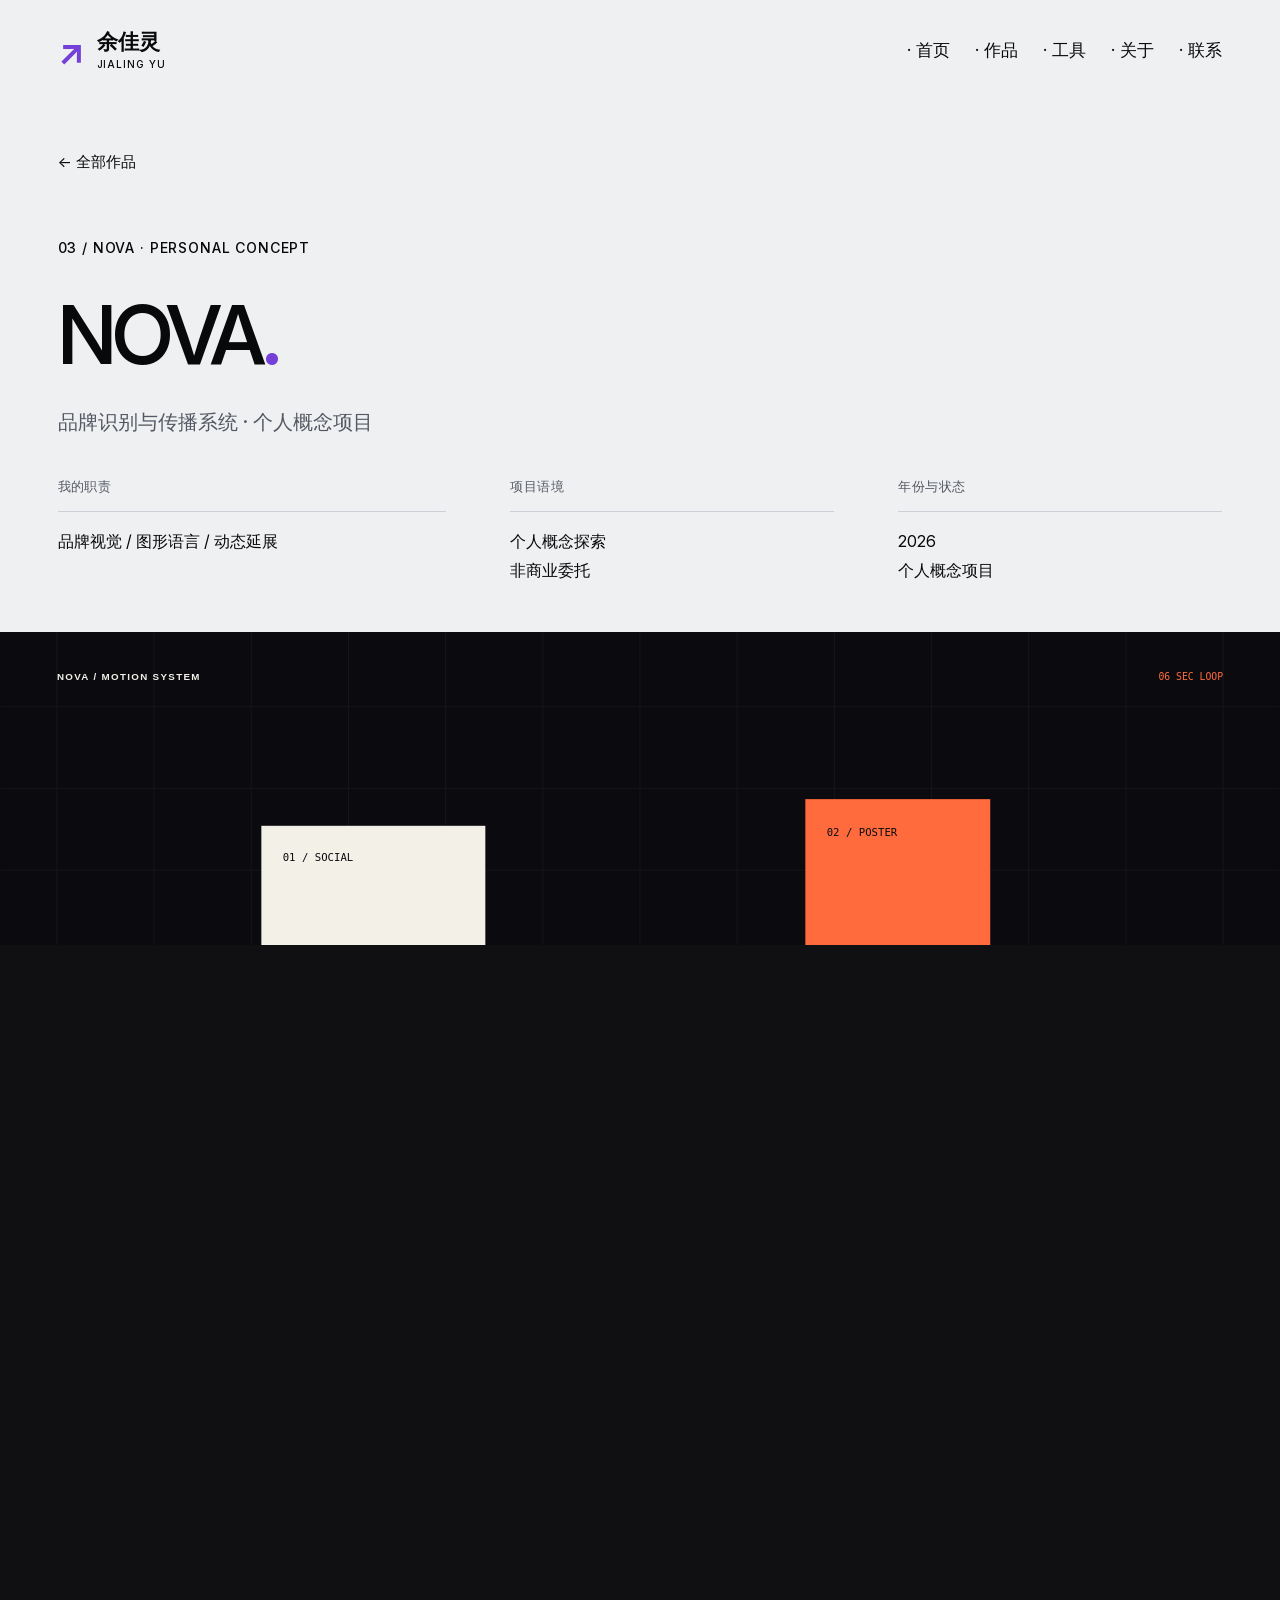
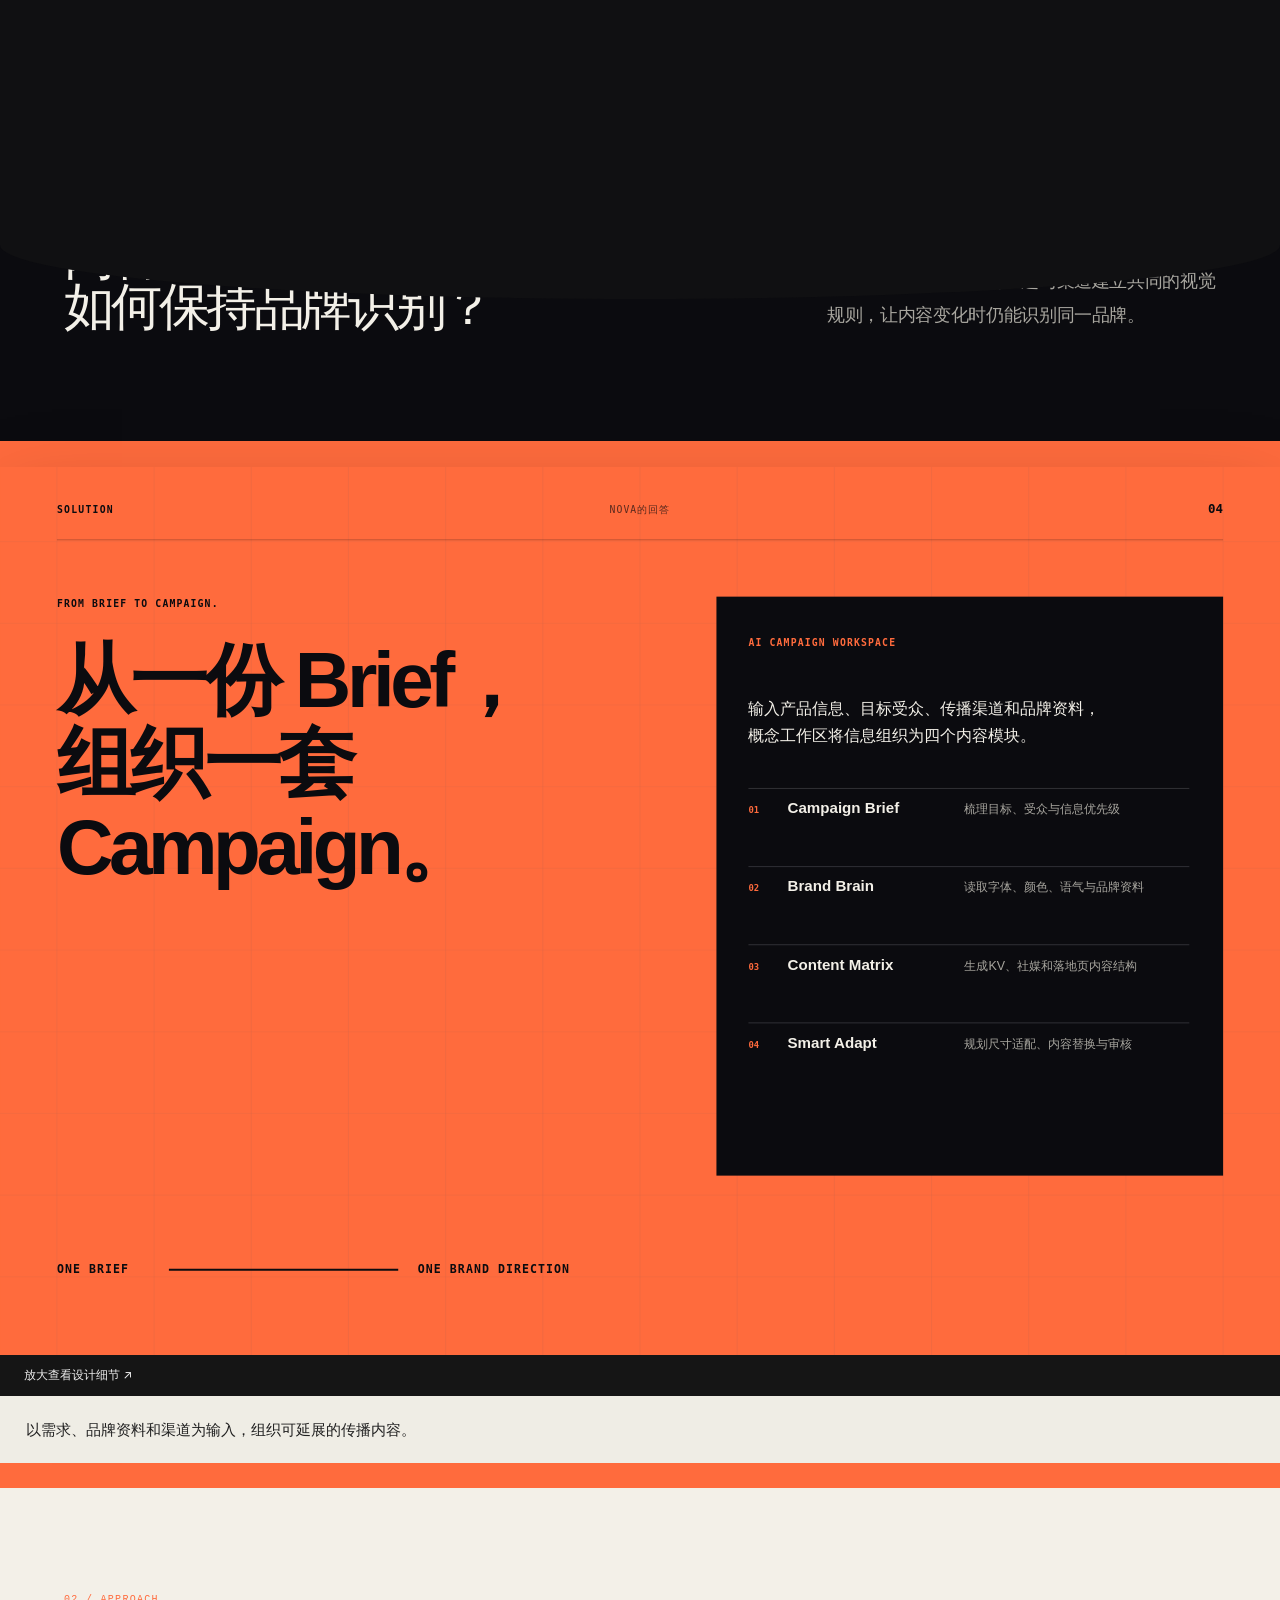
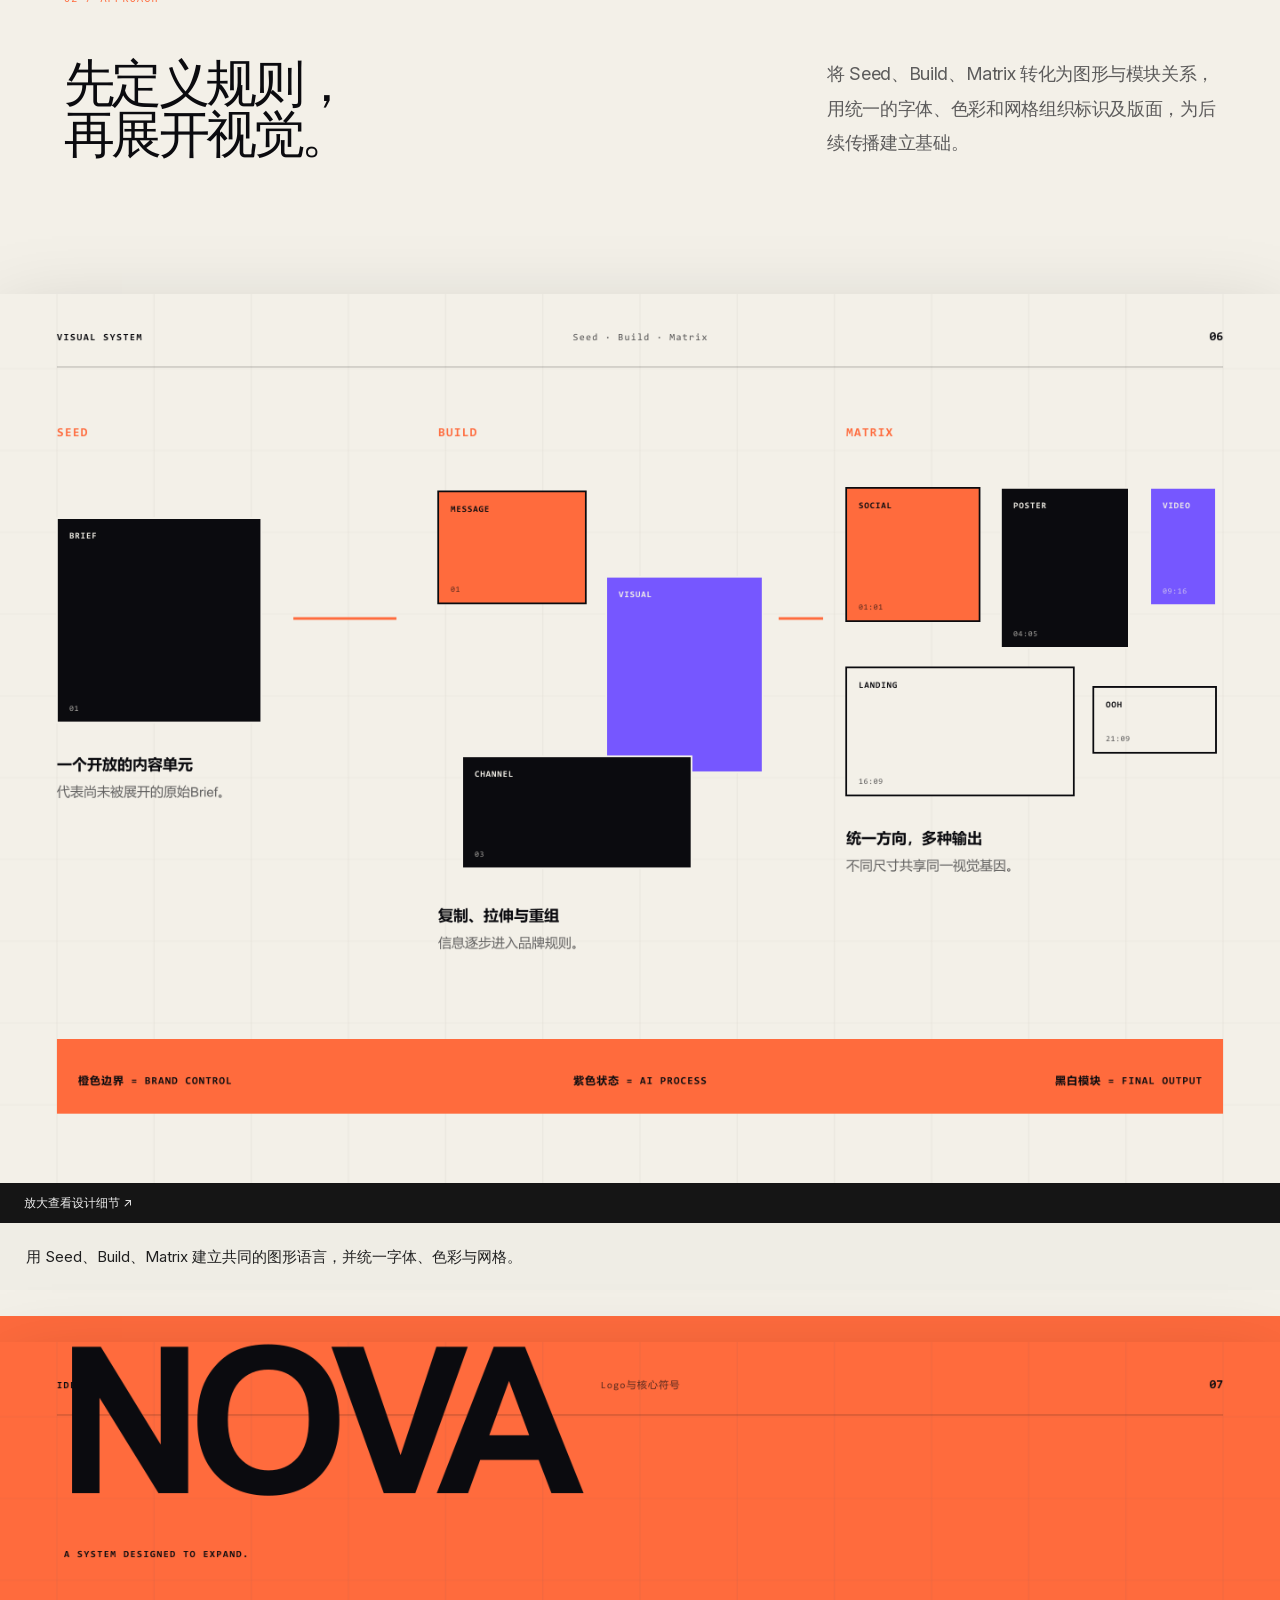
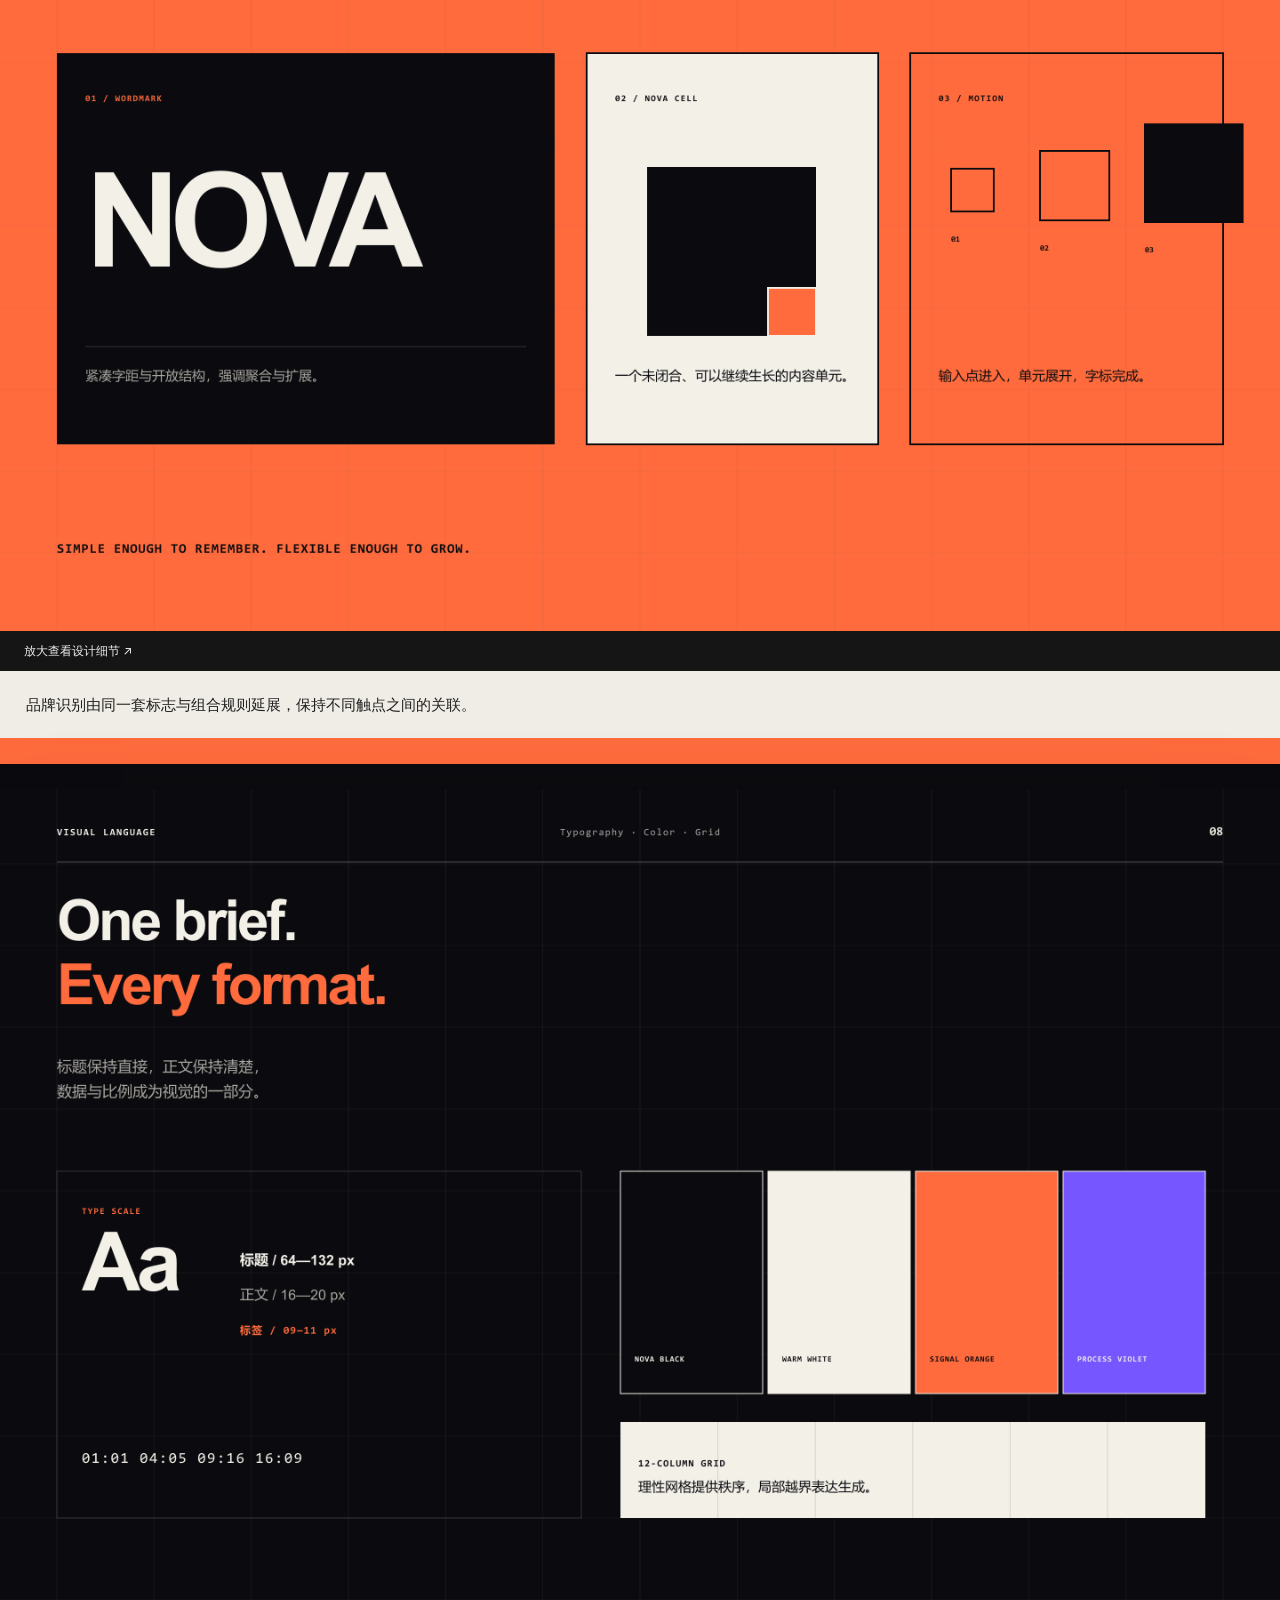
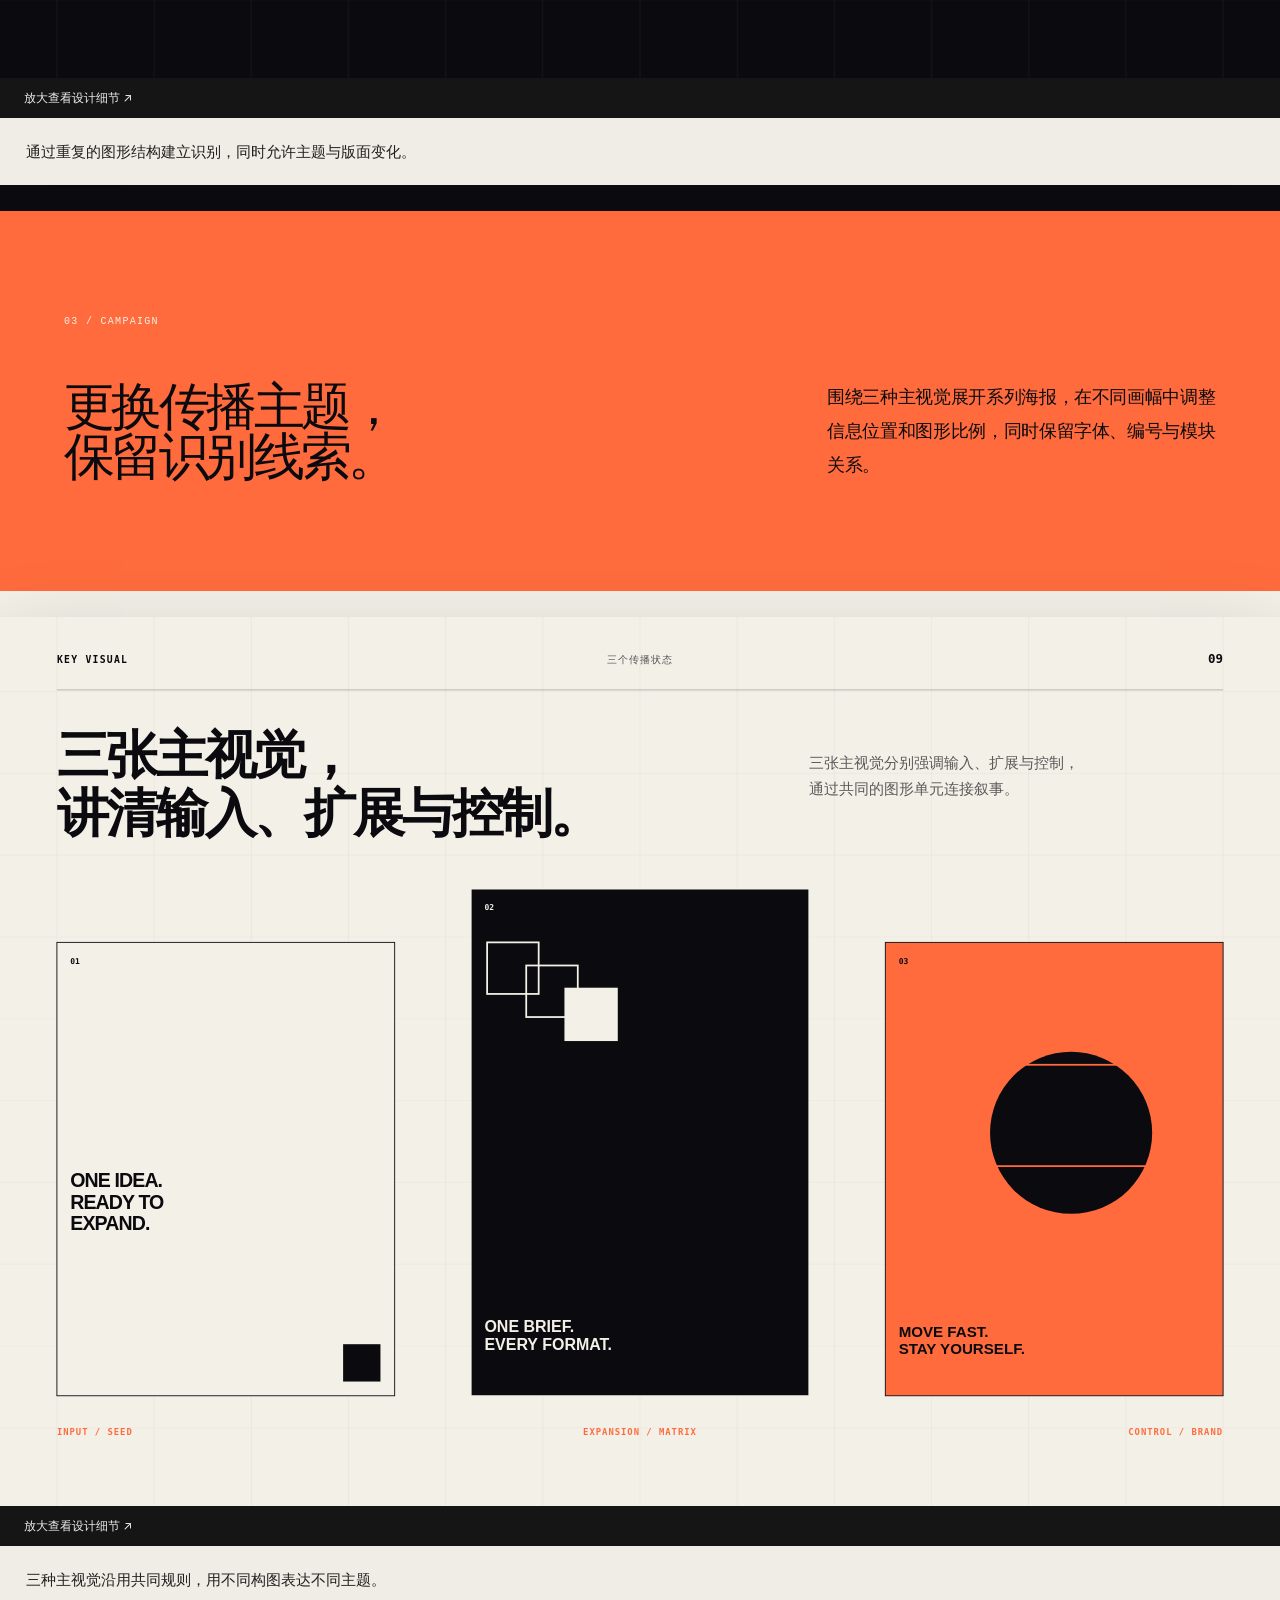
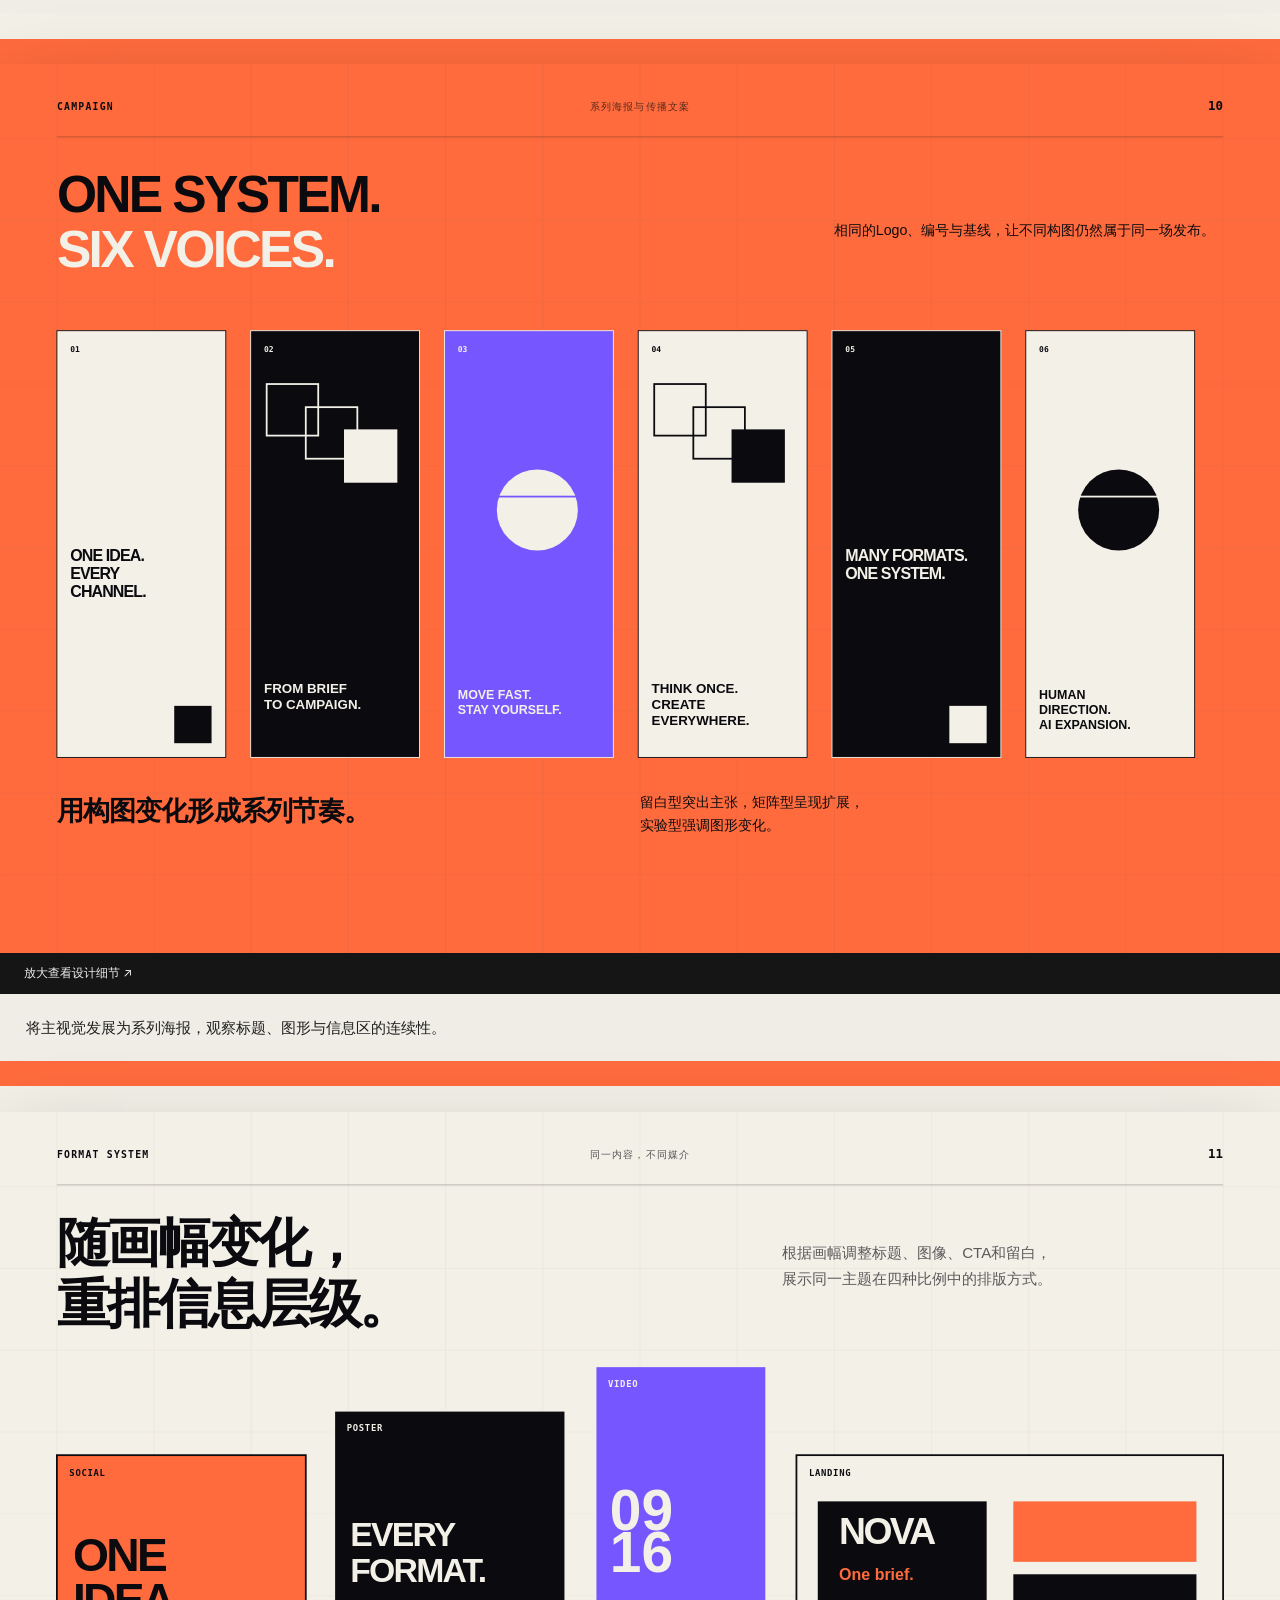
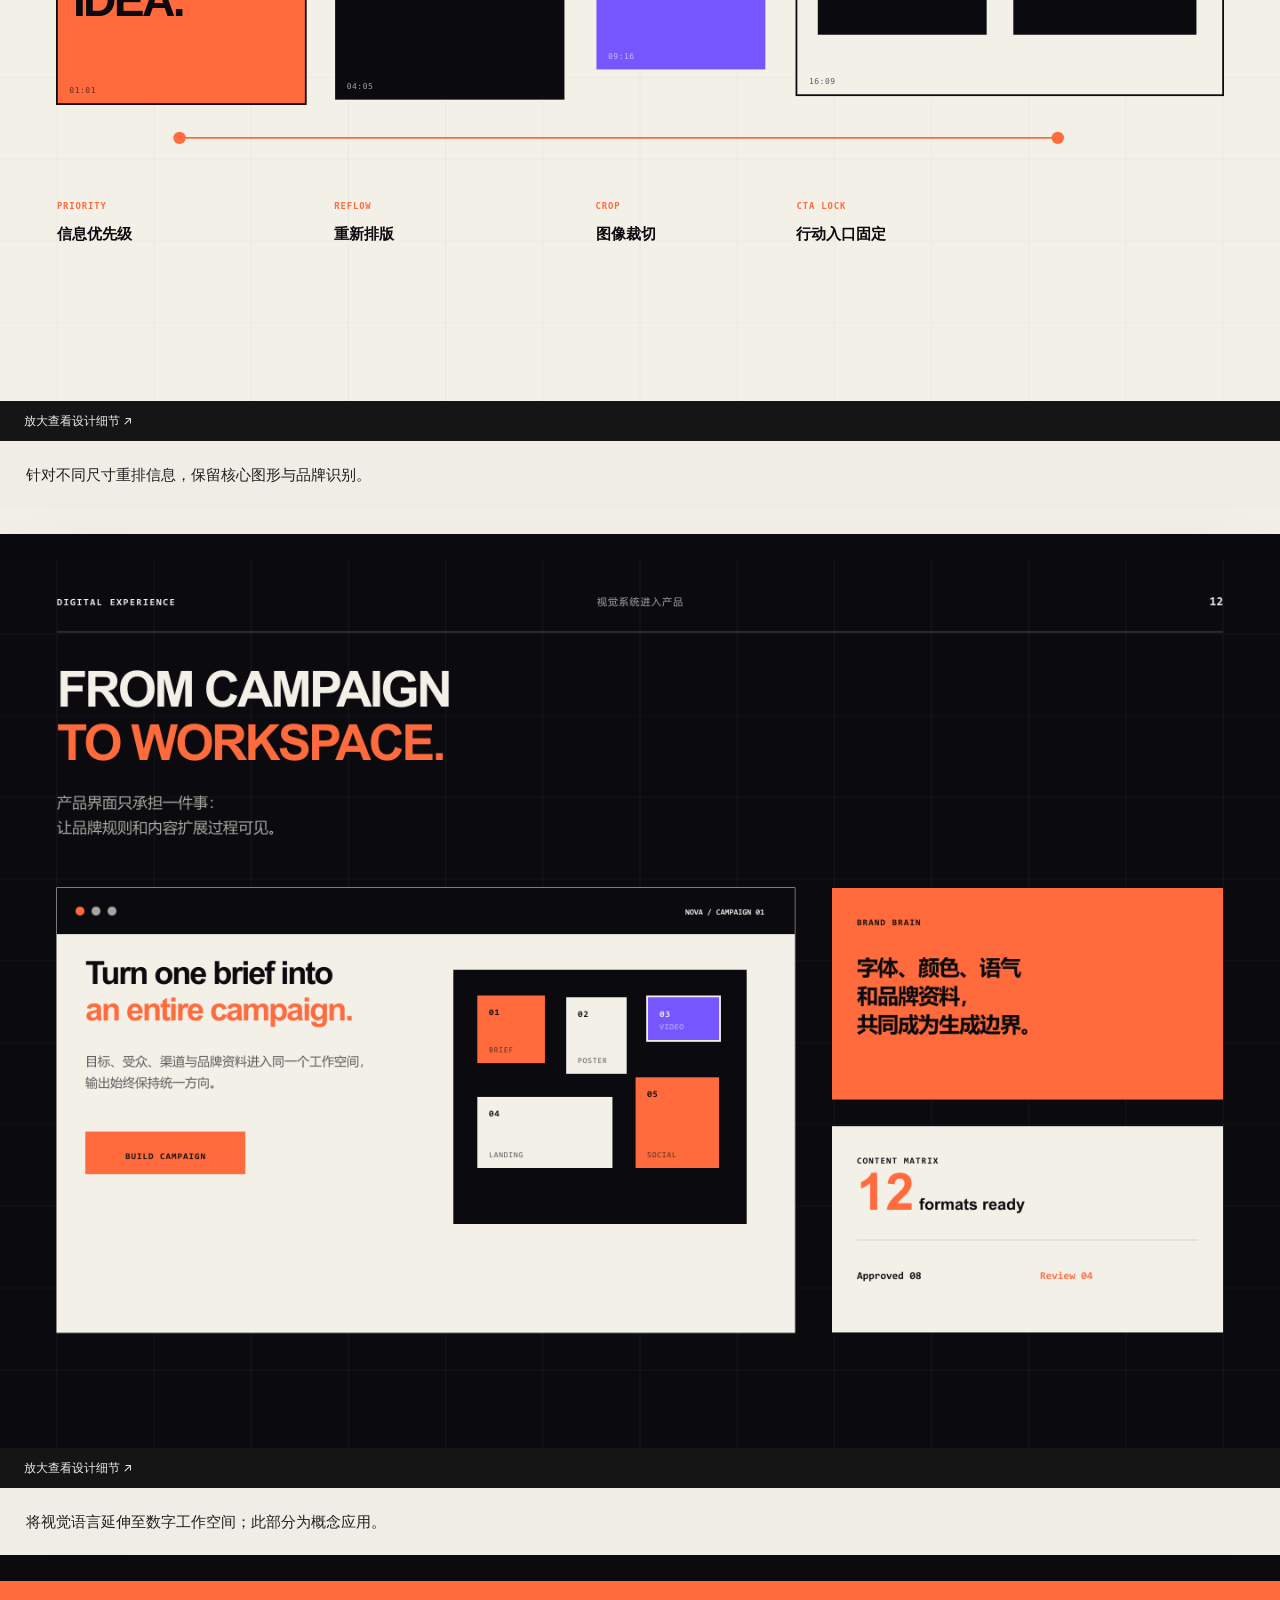
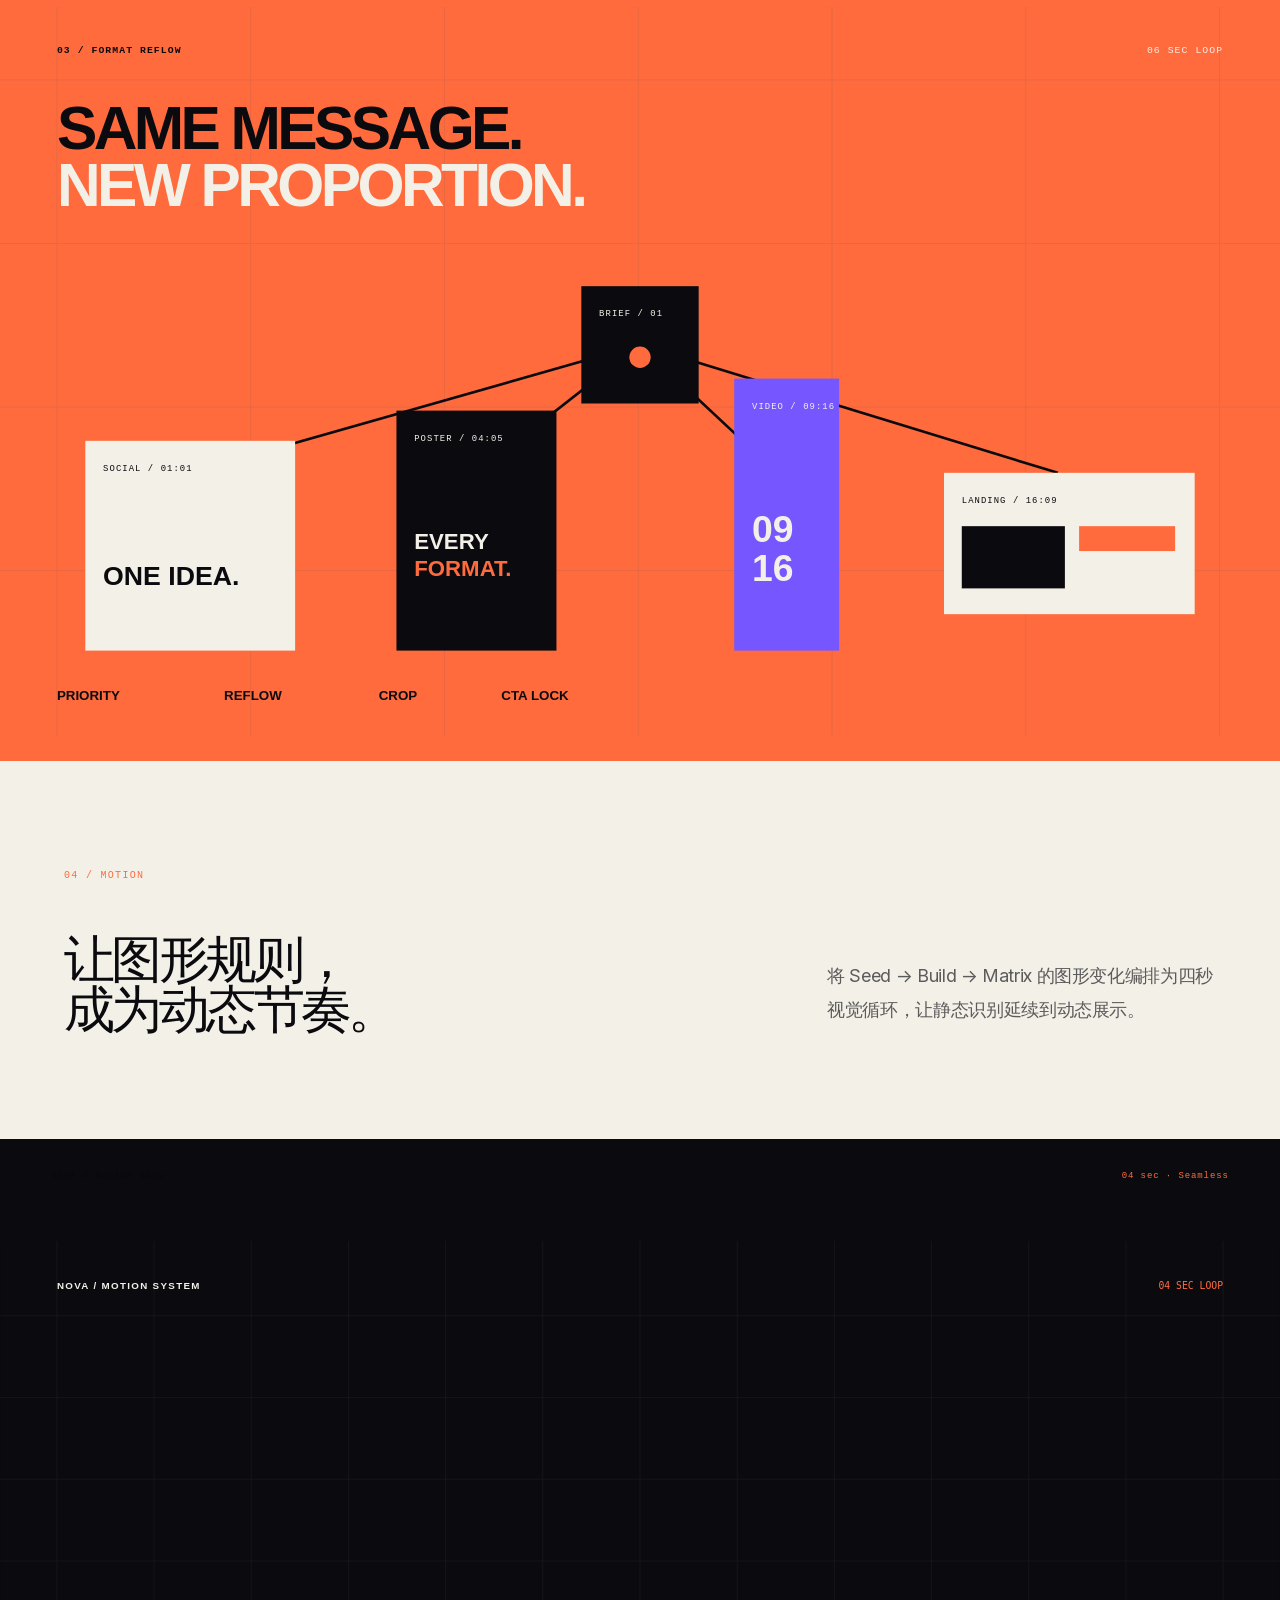
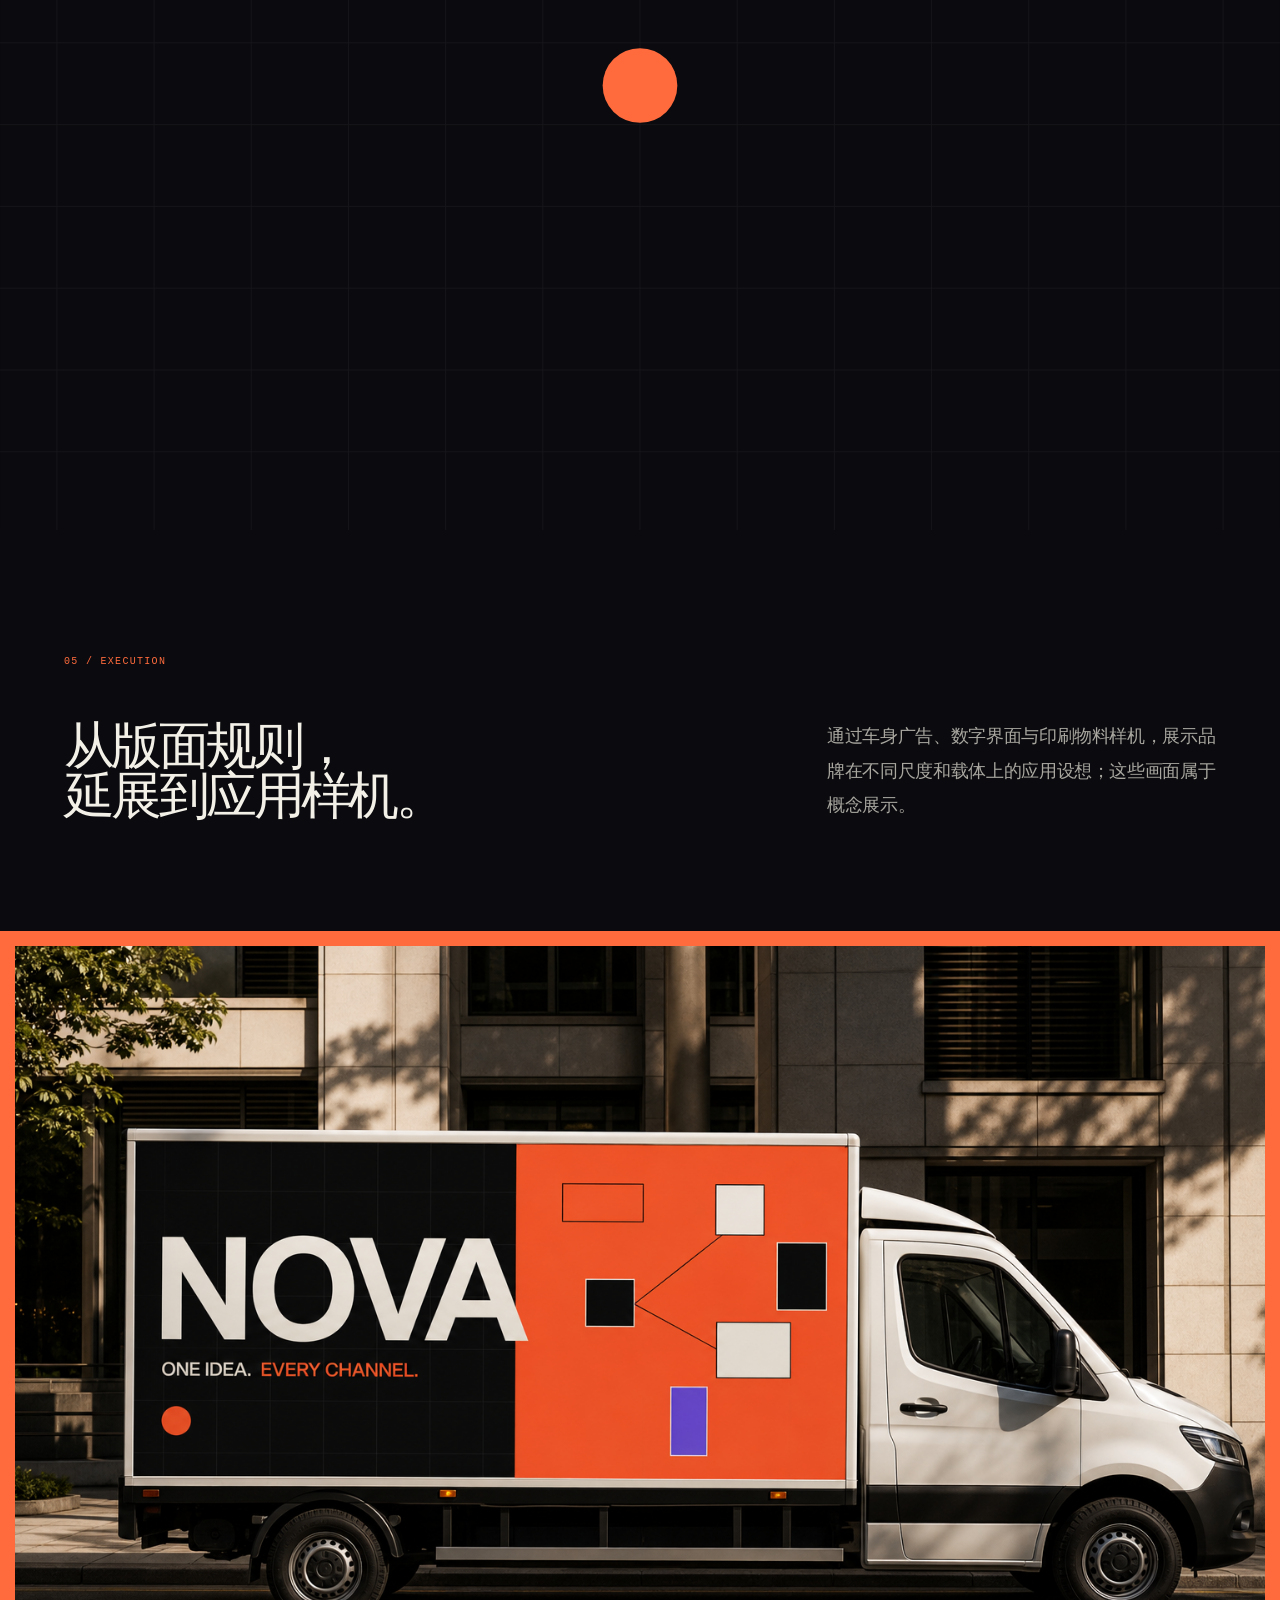
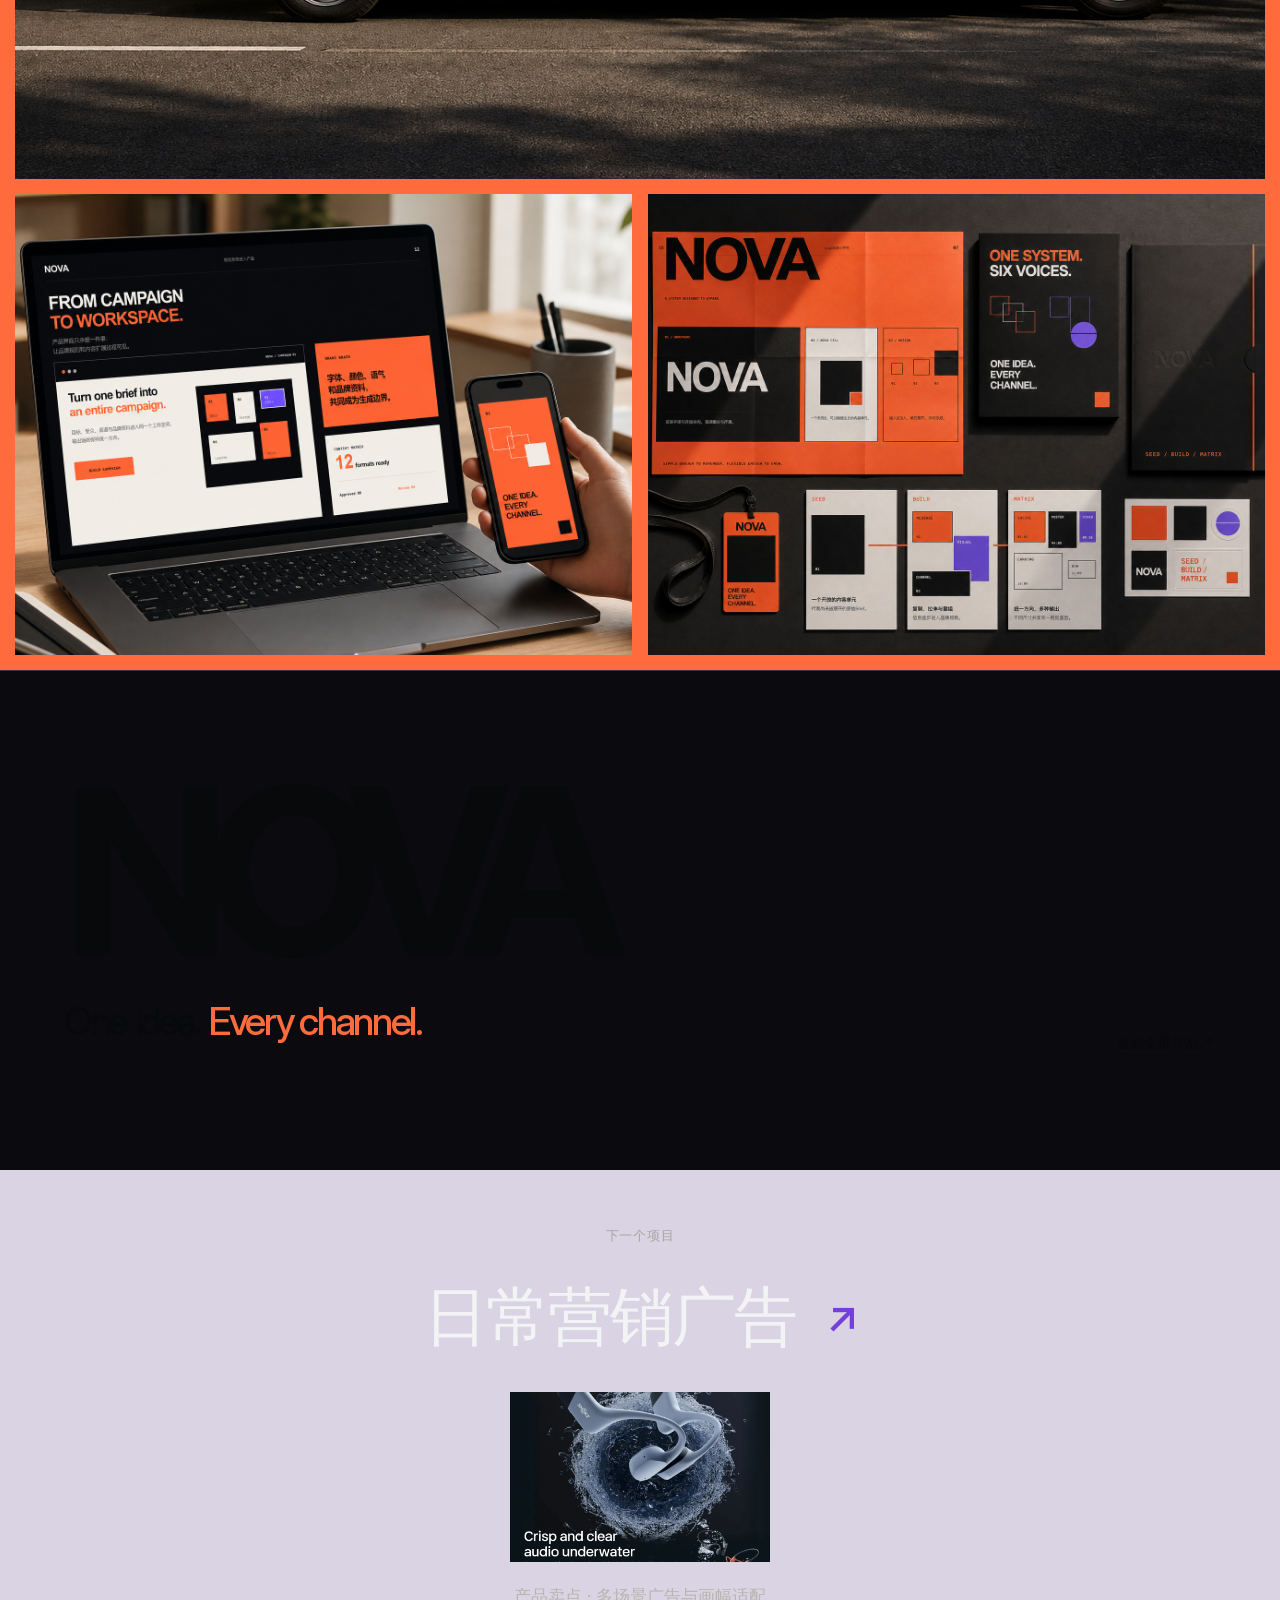
<file: work/nova/index.html>
<!doctype html><html lang="zh-CN"><head><meta charset="utf-8"><meta name="viewport" content="width=device-width,initial-scale=1"><title>NOVA 品牌概念 · 余佳灵作品集</title><meta name="description" content="余佳灵，2027届数字媒体艺术本科生。品牌营销、海外社媒与 AI 商业视觉作品，展示创意、视觉制作和流程化交付。"><meta name="theme-color" content="#08090a"><meta name="color-scheme" content="light"><link rel="canonical" href="https://guu39464.github.io/work/nova/"><meta property="og:type" content="website"><meta property="og:title" content="NOVA 品牌概念 · 余佳灵"><meta property="og:description" content="余佳灵，2027届数字媒体艺术本科生。品牌营销、海外社媒与 AI 商业视觉作品，展示创意、视觉制作和流程化交付。"><meta property="og:url" content="https://guu39464.github.io/work/nova/"><meta property="og:image" content="https://guu39464.github.io/assets/og.jpg"><meta name="twitter:card" content="summary_large_image"><link rel="icon" type="image/svg+xml" href="/assets/favicon.svg"><link rel="apple-touch-icon" href="/assets/apple-touch-icon.png"><link rel="preload" href="/assets/fonts/InterVariable.woff2" as="font" type="font/woff2" crossorigin><link rel="stylesheet" href="/site.css?v=3693885a23"><link rel="stylesheet" href="/polish.css?v=5d9a84ed9b"><link rel="stylesheet" href="/revision.css?v=90a6f34144"><link rel="stylesheet" href="/doc-review.css?v=f311c29aa8"><link rel="stylesheet" href="/scroll-rhythm.css?v=ae3e3cc171"><link rel="stylesheet" href="/desktop-work.css?v=19ab3615fe"><script src="/site.js?v=be2271867f" defer></script><script>if(new URLSearchParams(location.search).get("motion")==="off"||matchMedia("(prefers-reduced-motion:reduce)").matches)document.documentElement.dataset.motion="reduced";</script><script src="/revision.js?v=4c348094e1" defer></script><link rel="stylesheet" href="/nova-original/nova-original.css"><script src="/nova-original/nova-original.js" defer></script></head><body class="case-page" id="top"><a class="skip-link" href="#main">跳到主要内容</a><header class="site-header"><a class="wordmark" href="/" data-page-title="余佳灵"><span class="wordmark-symbol">↗</span><span>余佳灵<span class="wordmark-en">JIALING YU</span></span></a><nav aria-label="主导航"><a href="/#top">· 首页</a><a href="/#work">· 作品</a><a href="/#tools">· 工具</a><a href="/#about">· 关于</a><a href="/#contact">· 联系</a></nav><button class="menu-toggle" aria-label="打开导航菜单" aria-expanded="false" aria-controls="mobile-menu"><span></span><span></span></button></header><div class="mobile-menu" id="mobile-menu" hidden><nav aria-label="手机导航"><a href="/#top">· 首页</a><a href="/#work">· 作品</a><a href="/#tools">· 工具</a><a href="/#about">· 关于</a><a href="/#contact">· 联系</a></nav></div><main id="main"><section class="case-header section-pad"><a class="back-link" href="/#work">← 全部作品 <span>项目索引</span></a><div class="case-heading"><span class="eyebrow">03 / NOVA · PERSONAL CONCEPT</span><h1>NOVA<span class="orange">.</span></h1><p>品牌识别与传播系统 · 个人概念项目</p></div><dl class="case-meta"><div><dt>我的职责</dt><dd>品牌视觉 / 图形语言 / 动态延展</dd></div><div><dt>项目语境</dt><dd>个人概念探索<br>非商业委托</dd></div><div><dt>年份与状态</dt><dd>2026<br>个人概念项目</dd></div></dl></section><div class="nova-original-embed"><figure class="nova-original-cover"><img src="/nova-original/assets/nova-home-motion.svg" alt="NOVA 六秒动态视觉展示" width="1440" height="1000" fetchpriority="high"></figure><div class="inline-case-inner">
                <div class="nova-case-toolbar"><span>02 / NOVA · PERSONAL CONCEPT PROJECT</span></div><nav class="nova-case-map" aria-label="NOVA 案例章节"><a href="#nova-rules">视觉规则</a><a href="#nova-campaign">传播适配</a><a href="#nova-motion">动态表达</a><a href="#nova-applications">应用样机</a></nav>

                <section class="nova-chapter nova-dark nova-reveal">
                  <div class="nova-index">01 / Challenge</div><h2>内容越来越多，<br />如何保持品牌识别？</h2><p>NOVA 是面向 AI 内容创作场景的个人品牌概念项目。设计目标是为不同主题与渠道建立共同的视觉规则，让内容变化时仍能识别同一品牌。</p>
                </section>
                
                <figure class="nova-frame nova-orange nova-reveal"><img src="/nova-original/assets/nova-edited/04_Solution.svg" alt="NOVA 产品解决方案" loading="lazy" width="1440" height="1000" /></figure>
                

                <section class="nova-chapter nova-paper nova-reveal" id="nova-rules"><div class="nova-index">02 / Approach</div><h2>先定义规则，<br />再展开视觉。</h2><p>将 Seed、Build、Matrix 转化为图形与模块关系，用统一的字体、色彩和网格组织标识及版面，为后续传播建立基础。</p>
                </section>
                
                <figure class="nova-frame nova-paper nova-reveal"><img src="/nova-original/nova/最终/每一页分图/06_Visual_System.png" alt="NOVA 核心视觉系统" loading="lazy" width="1440" height="1000" /></figure>
                <figure class="nova-frame nova-orange nova-reveal"><img src="/nova-original/nova/最终/每一页分图/07_Identity.png" alt="NOVA 品牌识别系统" loading="lazy" width="1440" height="1000" /></figure>
                <figure class="nova-frame nova-dark nova-reveal"><img src="/nova-original/nova/最终/每一页分图/08_Visual_Language.png" alt="NOVA 视觉语言" loading="lazy" width="1440" height="1000" /></figure>
                

                <section class="nova-chapter nova-orange nova-reveal" id="nova-campaign"><div class="nova-index">03 / Campaign</div><h2>更换传播主题，<br />保留识别线索。</h2><p>围绕三种主视觉展开系列海报，在不同画幅中调整信息位置和图形比例，同时保留字体、编号与模块关系。</p>
                </section>
                <figure class="nova-frame nova-paper nova-reveal"><img src="/nova-original/assets/nova-edited/09_Key_Visual.svg" alt="NOVA 三种主视觉" loading="lazy" width="1440" height="1000" /></figure>
                <figure class="nova-frame nova-orange nova-reveal"><img src="/nova-original/assets/nova-edited/10_Campaign.svg" alt="NOVA Campaign 系列海报" loading="lazy" width="1440" height="1000" /></figure>
                <figure class="nova-frame nova-paper nova-reveal"><img src="/nova-original/assets/nova-edited/11_Format_System.svg" alt="NOVA 多尺寸传播适配系统" loading="lazy" width="1440" height="1000" /></figure>
                <figure class="nova-frame nova-dark nova-reveal"><img src="/nova-original/nova/最终/每一页分图/12_Digital_Experience.png" alt="NOVA 数字产品工作空间" loading="lazy" width="1440" height="1000" /></figure>
                <section class="nova-motion-insert nova-motion-insert-orange nova-reveal" aria-label="NOVA 多尺寸渠道重排循环动画"><object data="/nova-original/nova/最终/动态效果/NOVA_Format_Reflow.svg" type="image/svg+xml"><img src="/nova-original/nova/最终/每一页分图/12_Digital_Experience.png" alt="NOVA 多尺寸渠道重排" width="1440" height="1000" /></object></section>

                <section class="nova-chapter nova-paper nova-reveal" id="nova-motion"><div class="nova-index">04 / Motion</div><h2>让图形规则，<br />成为动态节奏。</h2><p>将 Seed → Build → Matrix 的图形变化编排为四秒视觉循环，让静态识别延续到动态展示。</p>
                </section>
                
                <div class="nova-motion-stage nova-reveal"><div><span>NOVA / Motion loop</span><span>04 sec · Seamless</span></div><img src="/nova-original/nova/最终/动态效果/NOVA_Motion_Loop.svg" alt="NOVA 四秒动态视觉循环" loading="lazy" width="1440" height="1000" /></div>

                <section class="nova-chapter nova-dark nova-reveal" id="nova-applications"><div class="nova-index">05 / Execution</div><h2>从版面规则，<br />延展到应用样机。</h2><p>通过车身广告、数字界面与印刷物料样机，展示品牌在不同尺度和载体上的应用设想；这些画面属于概念展示。</p>
                </section>
                <div class="nova-mosaic">
                  <figure class="nova-wide nova-reveal"><img src="/nova-original/nova/最终/assets/mockups/nova-ooh-vehicle.png" alt="NOVA 车身广告概念样机" loading="lazy" width="1536" height="1024" /></figure>
                  <figure class="nova-reveal"><img src="/nova-original/nova/最终/assets/mockups/nova-digital-workspace.png" alt="NOVA 数字工作空间概念样机" loading="lazy" width="1536" height="1024" /></figure>
                  <figure class="nova-reveal"><img src="/nova-original/nova/最终/assets/mockups/nova-print-kit.png" alt="NOVA 印刷物料概念样机" loading="lazy" width="1536" height="1024" /></figure>
                </div>
                
                
                <footer class="nova-end"><span>NOVA</span><p>One idea. <b>Every channel.</b></p><a class="nova-return" href="/#work" target="_top">返回全部作品 ↑</a></footer>
</div></div><section class="next-case"><p class="eyebrow">下一个项目</p><a href="/work/shokz-everyday/" data-page-title="日常营销广告"><h2>日常营销广告<span>↗</span></h2><div class="next-image"><img class="" src="/assets/daily/s710-sound-square.webp" width="900" height="900" alt="产品卖点 · 多场景广告与画幅适配" loading="lazy" decoding="async"></div><p>产品卖点 · 多场景广告与画幅适配</p></a><a class="outline-link" href="/#work">全部作品 ↗</a></section><footer class="contact" id="contact"><div class="contact-top"><p class="eyebrow">让创意进入实际传播</p><span class="availability"><i></i> 寻找全职设计机会</span></div><div class="contact-main"><h2>让好的想法，<br>被看见。<span class="orange">↗</span></h2><a class="round-link magnetic" href="mailto:1090522998@qq.com">联系我<span>发送邮件 ↗</span></a></div><div class="contact-links"><a href="mailto:1090522998@qq.com">1090522998@qq.com ↗</a><a href="tel:17702768930">17702768930 ↗</a><a href="/assets/yu-jialing-resume.pdf" target="_blank" rel="noopener">查看简历 ↗</a></div><div class="footer-bottom"><span>© 2026 余佳灵</span><span>品牌视觉 · 海外社媒 · AI 创作</span><a href="#top">回到顶部 ↑</a></div></footer></main><div class="page-curtain" aria-hidden="true"><span></span><p class="curtain-note"></p></div><dialog class="lightbox" aria-label="作品大图"><button class="lightbox-close" aria-label="关闭大图">关闭 ×</button><div class="lightbox-stage"><img alt=""></div><p></p><div class="lightbox-nav"><button data-prev aria-label="上一张作品">←</button><button data-next aria-label="下一张作品">→</button></div></dialog><div class="image-error-toast" role="status" hidden>图片暂时无法加载，请稍后重试。</div></body></html>
</file>
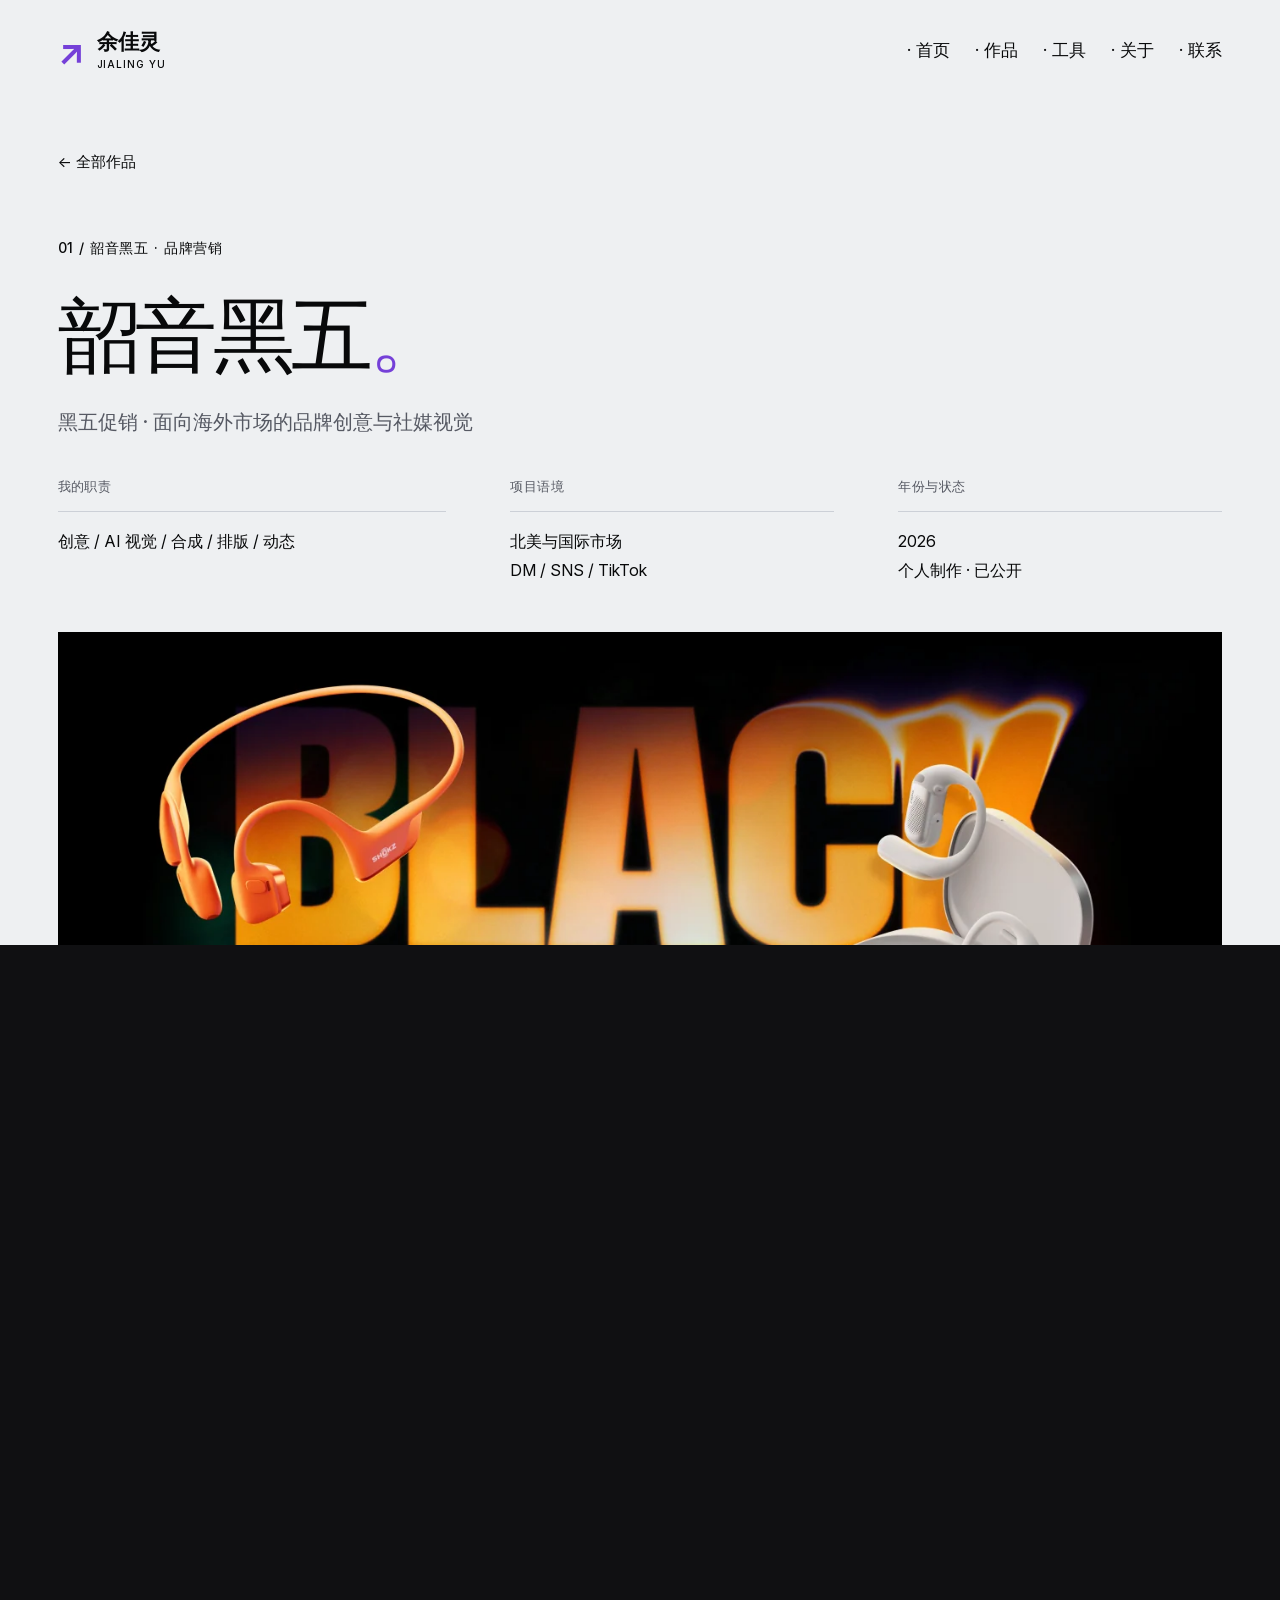
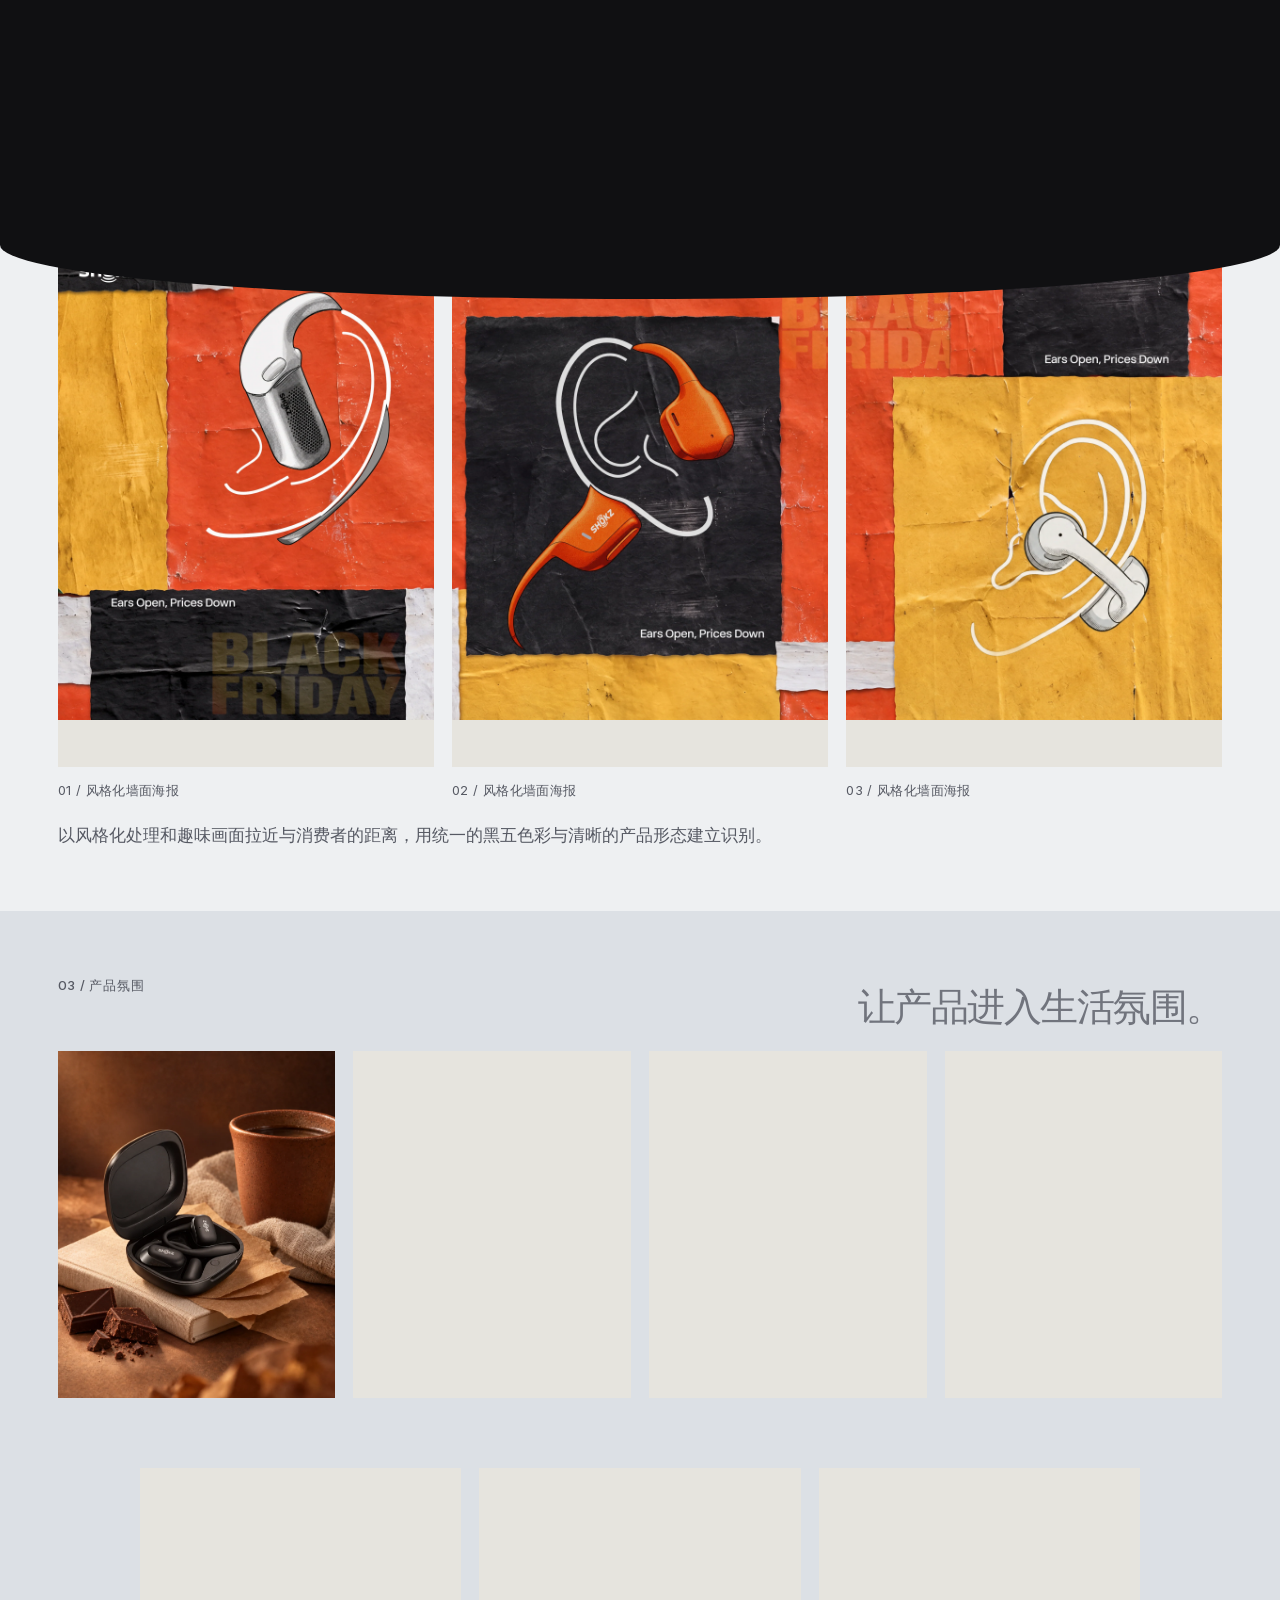
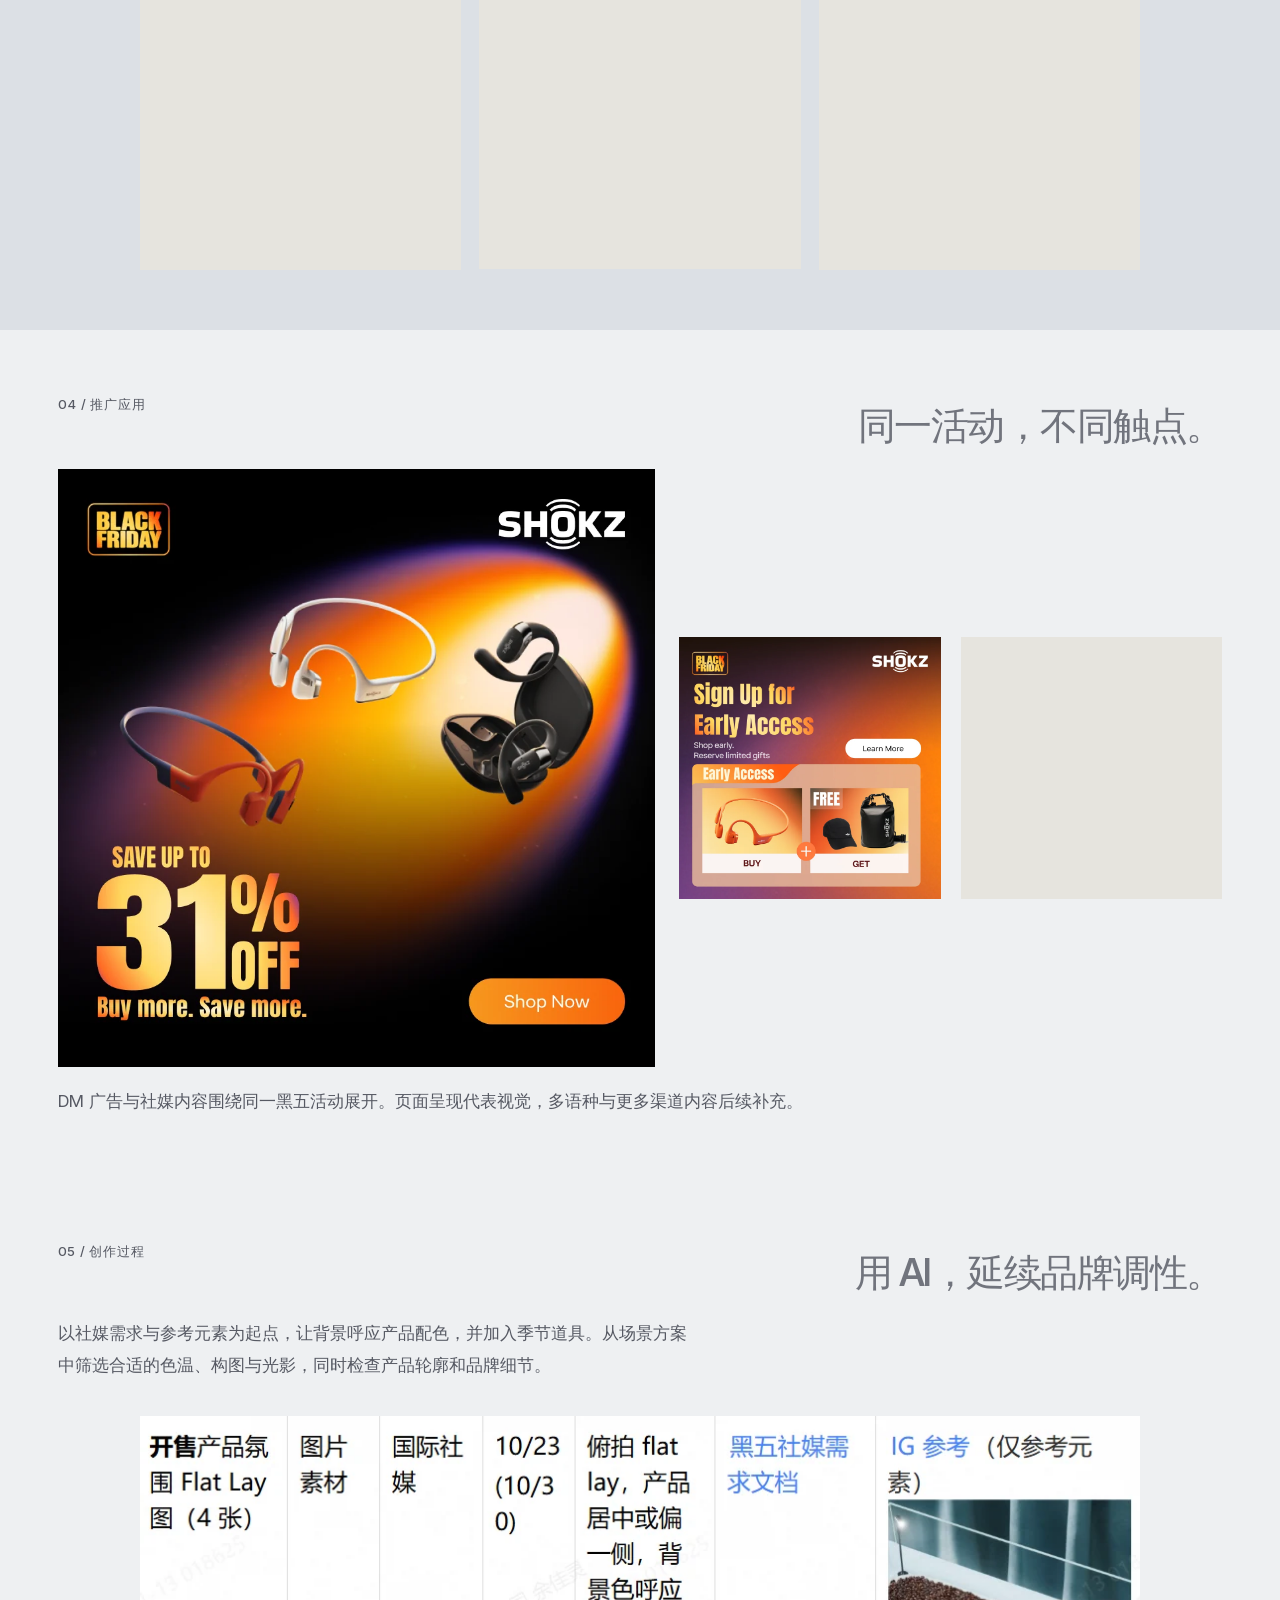
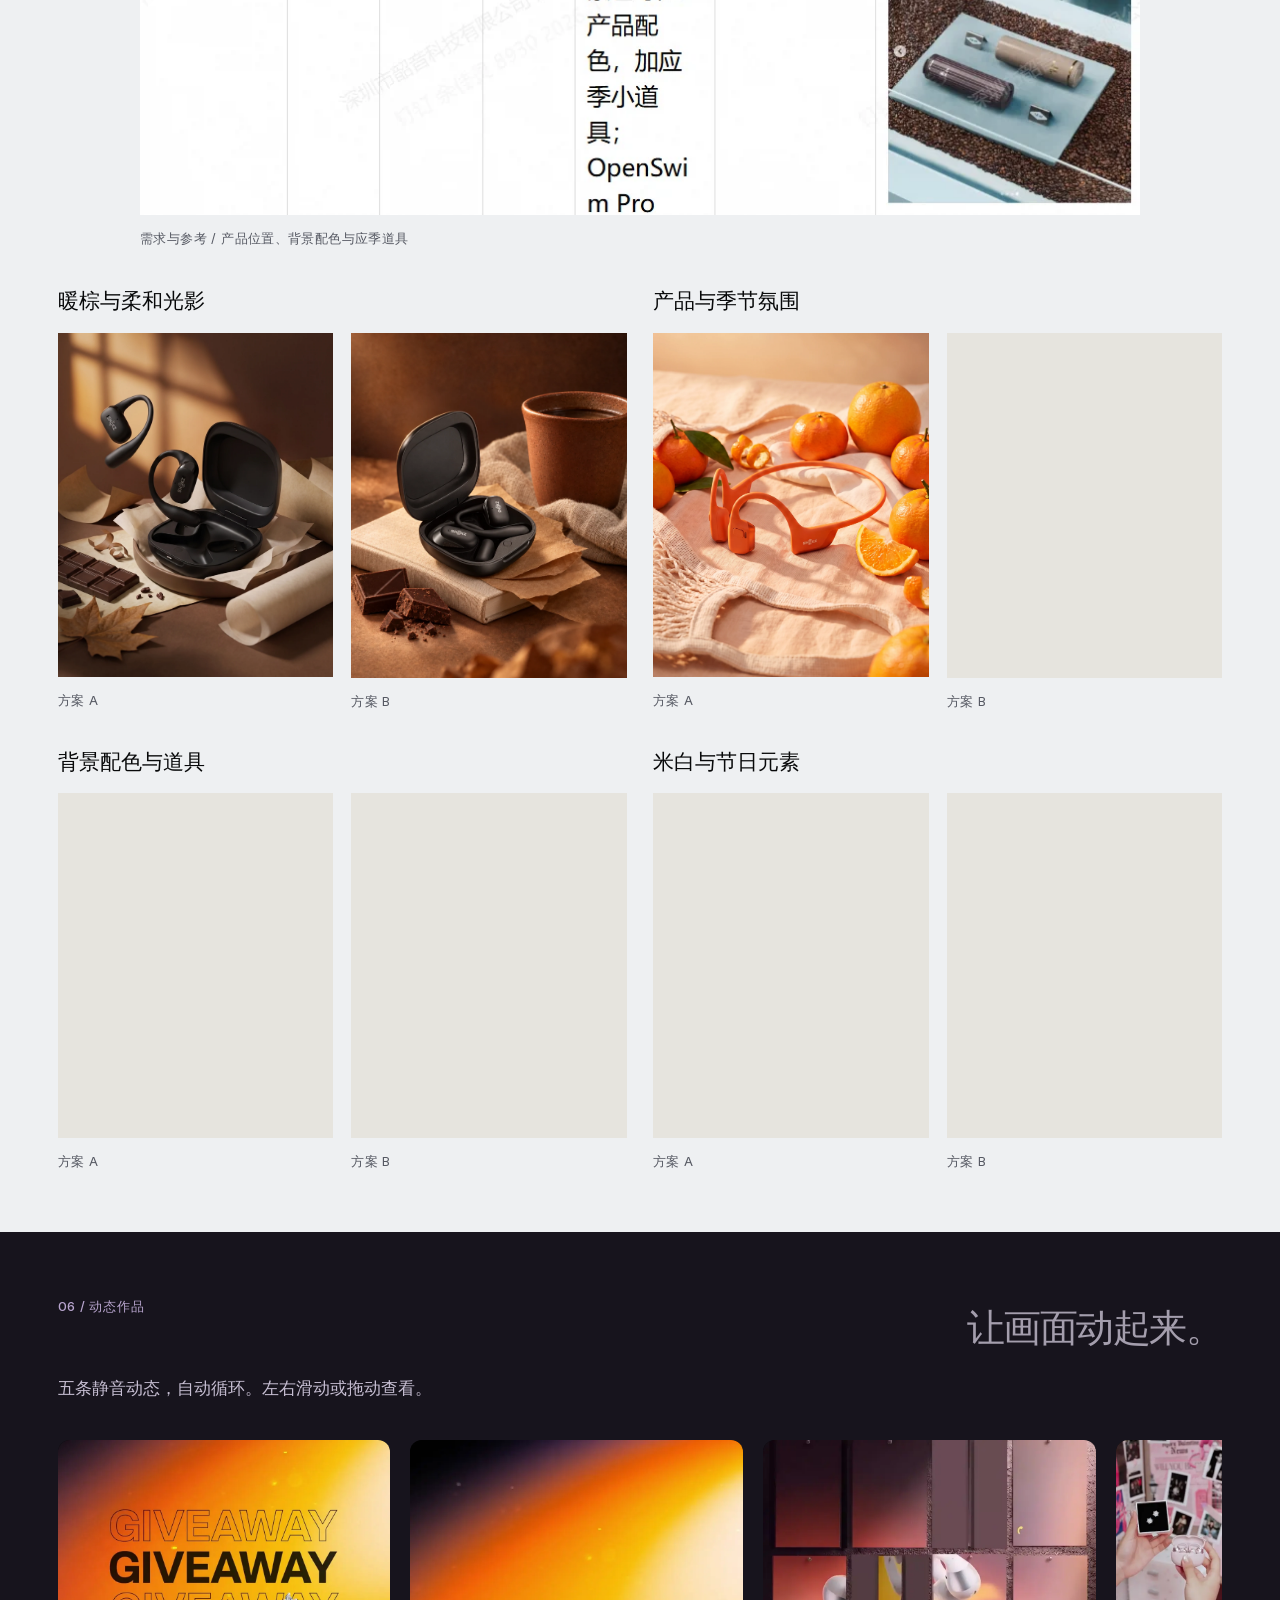
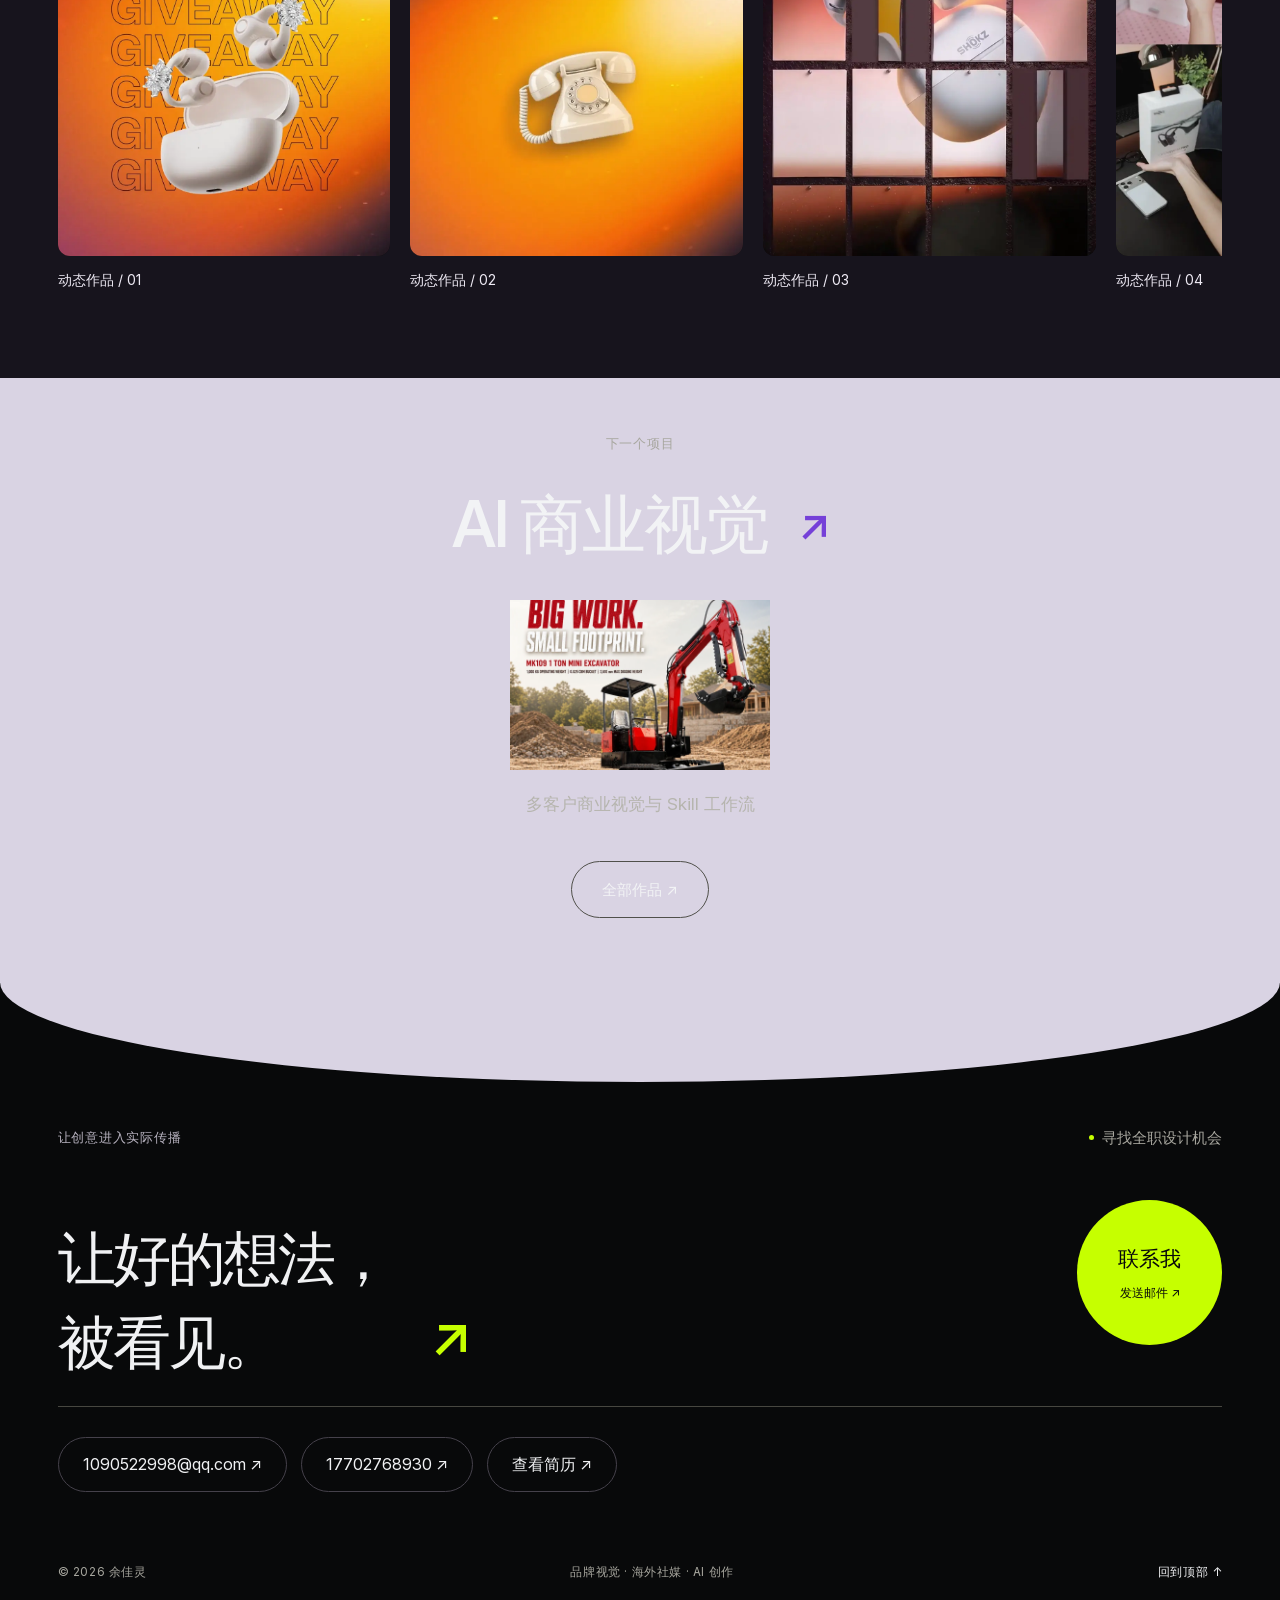
<file: work/shokz-black-friday/index.html>
<!doctype html><html lang="zh-CN"><head><meta charset="utf-8"><meta name="viewport" content="width=device-width,initial-scale=1"><title>SHOKZ 黑五促销 · 余佳灵作品集</title><meta name="description" content="余佳灵，2027届数字媒体艺术本科生。品牌营销、海外社媒与 AI 商业视觉作品，展示创意、视觉制作和流程化交付。"><meta name="theme-color" content="#08090a"><meta name="color-scheme" content="light"><link rel="canonical" href="https://guu39464.github.io/work/shokz-black-friday/"><meta property="og:type" content="website"><meta property="og:title" content="SHOKZ 黑五促销 · 余佳灵"><meta property="og:description" content="余佳灵，2027届数字媒体艺术本科生。品牌营销、海外社媒与 AI 商业视觉作品，展示创意、视觉制作和流程化交付。"><meta property="og:url" content="https://guu39464.github.io/work/shokz-black-friday/"><meta property="og:image" content="https://guu39464.github.io/assets/og.jpg"><meta name="twitter:card" content="summary_large_image"><link rel="icon" type="image/svg+xml" href="/assets/favicon.svg"><link rel="apple-touch-icon" href="/assets/apple-touch-icon.png"><link rel="preload" href="/assets/fonts/InterVariable.woff2" as="font" type="font/woff2" crossorigin><link rel="stylesheet" href="/site.css?v=3693885a23"><link rel="stylesheet" href="/polish.css?v=5d9a84ed9b"><link rel="stylesheet" href="/revision.css?v=90a6f34144"><link rel="stylesheet" href="/doc-review.css?v=f311c29aa8"><link rel="stylesheet" href="/scroll-rhythm.css?v=ae3e3cc171"><link rel="stylesheet" href="/desktop-work.css?v=19ab3615fe"><script src="/site.js?v=be2271867f" defer></script><script>if(new URLSearchParams(location.search).get("motion")==="off"||matchMedia("(prefers-reduced-motion:reduce)").matches)document.documentElement.dataset.motion="reduced";</script><script src="/revision.js?v=4c348094e1" defer></script></head><body class="case-page" id="top"><a class="skip-link" href="#main">跳到主要内容</a><header class="site-header"><a class="wordmark" href="/" data-page-title="余佳灵"><span class="wordmark-symbol">↗</span><span>余佳灵<span class="wordmark-en">JIALING YU</span></span></a><nav aria-label="主导航"><a href="/#top">· 首页</a><a href="/#work">· 作品</a><a href="/#tools">· 工具</a><a href="/#about">· 关于</a><a href="/#contact">· 联系</a></nav><button class="menu-toggle" aria-label="打开导航菜单" aria-expanded="false" aria-controls="mobile-menu"><span></span><span></span></button></header><div class="mobile-menu" id="mobile-menu" hidden><nav aria-label="手机导航"><a href="/#top">· 首页</a><a href="/#work">· 作品</a><a href="/#tools">· 工具</a><a href="/#about">· 关于</a><a href="/#contact">· 联系</a></nav></div><main id="main"><section class="case-header section-pad"><a class="back-link" href="/#work">← 全部作品 <span>项目索引</span></a><div class="case-heading"><span class="eyebrow">01 / 韶音黑五 · 品牌营销</span><h1>韶音黑五<span class="orange">。</span></h1><p>黑五促销 · 面向海外市场的品牌创意与社媒视觉</p></div><dl class="case-meta"><div><dt>我的职责</dt><dd>创意 / AI 视觉 / 合成 / 排版 / 动态</dd></div><div><dt>项目语境</dt><dd>北美与国际市场<br>DM / SNS / TikTok</dd></div><div><dt>年份与状态</dt><dd>2026<br>个人制作 · 已公开</dd></div></dl></section><div class="case-cover"><figure class="photo "><button class="image-button" data-lightbox="/assets/shokz/cover.webp" data-caption="韶音黑五项目主视觉" aria-label="放大查看：韶音黑五项目主视觉"><img class="" src="/assets/shokz/cover.webp" width="1375" height="790" alt="韶音黑五项目主视觉" loading="lazy" decoding="async"><span class="zoom-mark" aria-hidden="true">↗</span></button><figcaption>黑五 / 项目主视觉</figcaption></figure></div><section class="case-intro section-pad"><p class="eyebrow">01 / 项目背景</p><div><h2>在统一的品牌规范下，<br>让促销内容更有趣。</h2><p>围绕黑五促销，为海外市场制作 DM 广告、社媒图像与动态内容。以业务方向和品牌素材为基础，完成创意探索、AI 视觉制作、合成与排版，连接预热与正式推广阶段。</p></div></section><section class="case-section section-pad"><div class="section-heading"><p class="eyebrow">02 / 预热视觉</p><h2>让黑五先被看见。</h2></div><div class="gallery three posters"><figure class="photo "><button class="image-button" data-lightbox="/assets/shokz/poster-1.webp" data-caption="黑五预热墙面海报 1" aria-label="放大查看：黑五预热墙面海报 1"><img class="" src="/assets/shokz/poster-1.webp" width="1600" height="2000" alt="黑五预热墙面海报 1" loading="lazy" decoding="async"><span class="zoom-mark" aria-hidden="true">↗</span></button><figcaption>01 / 风格化墙面海报</figcaption></figure><figure class="photo "><button class="image-button" data-lightbox="/assets/shokz/poster-2.webp" data-caption="黑五预热墙面海报 2" aria-label="放大查看：黑五预热墙面海报 2"><img class="" src="/assets/shokz/poster-2.webp" width="1600" height="2000" alt="黑五预热墙面海报 2" loading="lazy" decoding="async"><span class="zoom-mark" aria-hidden="true">↗</span></button><figcaption>02 / 风格化墙面海报</figcaption></figure><figure class="photo "><button class="image-button" data-lightbox="/assets/shokz/poster-3.webp" data-caption="黑五预热墙面海报 3" aria-label="放大查看：黑五预热墙面海报 3"><img class="" src="/assets/shokz/poster-3.webp" width="1600" height="2000" alt="黑五预热墙面海报 3" loading="lazy" decoding="async"><span class="zoom-mark" aria-hidden="true">↗</span></button><figcaption>03 / 风格化墙面海报</figcaption></figure></div><p class="section-note">以风格化处理和趣味画面拉近与消费者的距离，用统一的黑五色彩与清晰的产品形态建立识别。</p></section><section class="case-section warm-ground section-pad"><div class="section-heading"><p class="eyebrow">03 / 产品氛围</p><h2>让产品进入生活氛围。</h2></div><div class="gallery four"><figure class="photo "><button class="image-button" data-lightbox="/assets/shokz/flatlay-1.webp" data-caption="黑五产品氛围图 1" aria-label="放大查看：黑五产品氛围图 1"><img class="" src="/assets/shokz/flatlay-1.webp" width="1350" height="1688" alt="黑五产品氛围图 1" loading="lazy" decoding="async"><span class="zoom-mark" aria-hidden="true">↗</span></button></figure><figure class="photo "><button class="image-button" data-lightbox="/assets/shokz/flatlay-2.webp" data-caption="黑五产品氛围图 2" aria-label="放大查看：黑五产品氛围图 2"><img class="" src="/assets/shokz/flatlay-2.webp" width="1350" height="1688" alt="黑五产品氛围图 2" loading="lazy" decoding="async"><span class="zoom-mark" aria-hidden="true">↗</span></button></figure><figure class="photo "><button class="image-button" data-lightbox="/assets/shokz/flatlay-3.webp" data-caption="黑五产品氛围图 3" aria-label="放大查看：黑五产品氛围图 3"><img class="" src="/assets/shokz/flatlay-3.webp" width="1350" height="1688" alt="黑五产品氛围图 3" loading="lazy" decoding="async"><span class="zoom-mark" aria-hidden="true">↗</span></button></figure><figure class="photo "><button class="image-button" data-lightbox="/assets/shokz/flatlay-4.webp" data-caption="黑五产品氛围图 4" aria-label="放大查看：黑五产品氛围图 4"><img class="" src="/assets/shokz/flatlay-4.webp" width="1350" height="1688" alt="黑五产品氛围图 4" loading="lazy" decoding="async"><span class="zoom-mark" aria-hidden="true">↗</span></button></figure></div><div class="gallery three wearing"><figure class="photo "><button class="image-button" data-lightbox="/assets/shokz/wearing-1.webp" data-caption="黑五产品佩戴创意 1" aria-label="放大查看：黑五产品佩戴创意 1"><img class="" src="/assets/shokz/wearing-1.webp" width="1600" height="2000" alt="黑五产品佩戴创意 1" loading="lazy" decoding="async"><span class="zoom-mark" aria-hidden="true">↗</span></button></figure><figure class="photo "><button class="image-button" data-lightbox="/assets/shokz/wearing-2.webp" data-caption="黑五产品佩戴创意 2" aria-label="放大查看：黑五产品佩戴创意 2"><img class="" src="/assets/shokz/wearing-2.webp" width="1600" height="1996" alt="黑五产品佩戴创意 2" loading="lazy" decoding="async"><span class="zoom-mark" aria-hidden="true">↗</span></button></figure><figure class="photo "><button class="image-button" data-lightbox="/assets/shokz/wearing-3.webp" data-caption="黑五产品佩戴创意 3" aria-label="放大查看：黑五产品佩戴创意 3"><img class="" src="/assets/shokz/wearing-3.webp" width="1600" height="2000" alt="黑五产品佩戴创意 3" loading="lazy" decoding="async"><span class="zoom-mark" aria-hidden="true">↗</span></button></figure></div></section><section class="case-section section-pad"><div class="section-heading"><p class="eyebrow">04 / 推广应用</p><h2>同一活动，不同触点。</h2></div><div class="campaign-layout"><figure class="photo "><button class="image-button" data-lightbox="/assets/shokz/au-family-square.webp" data-caption="黑五开售产品组合广告" aria-label="放大查看：黑五开售产品组合广告"><img class="" src="/assets/shokz/au-family-square.webp" width="900" height="900" alt="黑五开售产品组合广告" loading="lazy" decoding="async"><span class="zoom-mark" aria-hidden="true">↗</span></button></figure><div class="campaign-small"><figure class="photo "><button class="image-button" data-lightbox="/assets/shokz/au-early-square.webp" data-caption="黑五早鸟留邮广告" aria-label="放大查看：黑五早鸟留邮广告"><img class="" src="/assets/shokz/au-early-square.webp" width="900" height="900" alt="黑五早鸟留邮广告" loading="lazy" decoding="async"><span class="zoom-mark" aria-hidden="true">↗</span></button></figure><figure class="photo "><button class="image-button" data-lightbox="/assets/shokz/au-giveaway-square.webp" data-caption="黑五抽奖留邮广告" aria-label="放大查看：黑五抽奖留邮广告"><img class="" src="/assets/shokz/au-giveaway-square.webp" width="900" height="900" alt="黑五抽奖留邮广告" loading="lazy" decoding="async"><span class="zoom-mark" aria-hidden="true">↗</span></button></figure></div></div><p class="section-note">DM 广告与社媒内容围绕同一黑五活动展开。页面呈现代表视觉，多语种与更多渠道内容后续补充。</p></section><section class="case-section section-pad"><div class="section-heading"><p class="eyebrow">05 / 创作过程</p><h2>用 AI，延续品牌调性。</h2></div><p class="case-section-intro">以社媒需求与参考元素为起点，让背景呼应产品配色，并加入季节道具。从场景方案中筛选合适的色温、构图与光影，同时检查产品轮廓和品牌细节。</p><div class="brief-evidence"><figure class="photo "><button class="image-button" data-lightbox="/assets/process/shokz-flat-01.webp" data-caption="社媒需求与元素参考" aria-label="放大查看：社媒需求与元素参考"><img class="" src="/assets/process/shokz-flat-01.webp" width="1008" height="402" alt="社媒需求与元素参考" loading="lazy" decoding="async"><span class="zoom-mark" aria-hidden="true">↗</span></button><figcaption>需求与参考 / 产品位置、背景配色与应季道具</figcaption></figure></div><div class="process-pairs"><div class="process-pair"><h3>暖棕与柔和光影</h3><div class="gallery two"><figure class="photo "><button class="image-button" data-lightbox="/assets/process/shokz-flat-02.webp" data-caption="产品氛围方案 A" aria-label="放大查看：产品氛围方案 A"><img class="" src="/assets/process/shokz-flat-02.webp" width="1500" height="1875" alt="产品氛围方案 A" loading="lazy" decoding="async"><span class="zoom-mark" aria-hidden="true">↗</span></button><figcaption>方案 A</figcaption></figure><figure class="photo "><button class="image-button" data-lightbox="/assets/process/shokz-flat-06.webp" data-caption="产品氛围方案 B" aria-label="放大查看：产品氛围方案 B"><img class="" src="/assets/process/shokz-flat-06.webp" width="1350" height="1688" alt="产品氛围方案 B" loading="lazy" decoding="async"><span class="zoom-mark" aria-hidden="true">↗</span></button><figcaption>方案 B</figcaption></figure></div></div><div class="process-pair"><h3>产品与季节氛围</h3><div class="gallery two"><figure class="photo "><button class="image-button" data-lightbox="/assets/process/shokz-flat-03.webp" data-caption="产品氛围方案 A" aria-label="放大查看：产品氛围方案 A"><img class="" src="/assets/process/shokz-flat-03.webp" width="1500" height="1875" alt="产品氛围方案 A" loading="lazy" decoding="async"><span class="zoom-mark" aria-hidden="true">↗</span></button><figcaption>方案 A</figcaption></figure><figure class="photo "><button class="image-button" data-lightbox="/assets/process/shokz-flat-07.webp" data-caption="产品氛围方案 B" aria-label="放大查看：产品氛围方案 B"><img class="" src="/assets/process/shokz-flat-07.webp" width="1350" height="1688" alt="产品氛围方案 B" loading="lazy" decoding="async"><span class="zoom-mark" aria-hidden="true">↗</span></button><figcaption>方案 B</figcaption></figure></div></div><div class="process-pair"><h3>背景配色与道具</h3><div class="gallery two"><figure class="photo "><button class="image-button" data-lightbox="/assets/process/shokz-flat-04.webp" data-caption="产品氛围方案 A" aria-label="放大查看：产品氛围方案 A"><img class="" src="/assets/process/shokz-flat-04.webp" width="1500" height="1875" alt="产品氛围方案 A" loading="lazy" decoding="async"><span class="zoom-mark" aria-hidden="true">↗</span></button><figcaption>方案 A</figcaption></figure><figure class="photo "><button class="image-button" data-lightbox="/assets/process/shokz-flat-08.webp" data-caption="产品氛围方案 B" aria-label="放大查看：产品氛围方案 B"><img class="" src="/assets/process/shokz-flat-08.webp" width="1350" height="1688" alt="产品氛围方案 B" loading="lazy" decoding="async"><span class="zoom-mark" aria-hidden="true">↗</span></button><figcaption>方案 B</figcaption></figure></div></div><div class="process-pair"><h3>米白与节日元素</h3><div class="gallery two"><figure class="photo "><button class="image-button" data-lightbox="/assets/process/shokz-flat-05.webp" data-caption="产品氛围方案 A" aria-label="放大查看：产品氛围方案 A"><img class="" src="/assets/process/shokz-flat-05.webp" width="1500" height="1875" alt="产品氛围方案 A" loading="lazy" decoding="async"><span class="zoom-mark" aria-hidden="true">↗</span></button><figcaption>方案 A</figcaption></figure><figure class="photo "><button class="image-button" data-lightbox="/assets/process/shokz-flat-09.webp" data-caption="产品氛围方案 B" aria-label="放大查看：产品氛围方案 B"><img class="" src="/assets/process/shokz-flat-09.webp" width="1350" height="1688" alt="产品氛围方案 B" loading="lazy" decoding="async"><span class="zoom-mark" aria-hidden="true">↗</span></button><figcaption>方案 B</figcaption></figure></div></div></div></section><section class="case-section section-pad motion-section"><div class="section-heading"><p class="eyebrow">06 / 动态作品</p><h2>让画面动起来。</h2></div><p class="section-note">五条静音动态，自动循环。左右滑动或拖动查看。</p><div class="video-wall" role="region" aria-label="五条静音动态作品，左右滑动查看" tabindex="0"><figure><video autoplay muted playsinline loop preload="none" poster="/assets/motion/shokz-01.webp" aria-label="韶音动态作品 01"><source src="/assets/motion/shokz-01.mp4" type="video/mp4"></video><figcaption>动态作品 / 01</figcaption></figure><figure><video autoplay muted playsinline loop preload="none" poster="/assets/motion/shokz-02.webp" aria-label="韶音动态作品 02"><source src="/assets/motion/shokz-02.mp4" type="video/mp4"></video><figcaption>动态作品 / 02</figcaption></figure><figure><video autoplay muted playsinline loop preload="none" poster="/assets/motion/shokz-03.webp" aria-label="韶音动态作品 03"><source src="/assets/motion/shokz-03.mp4" type="video/mp4"></video><figcaption>动态作品 / 03</figcaption></figure><figure><video autoplay muted playsinline loop preload="none" poster="/assets/motion/shokz-04.webp" aria-label="韶音动态作品 04"><source src="/assets/motion/shokz-04.mp4" type="video/mp4"></video><figcaption>动态作品 / 04</figcaption></figure><figure><video autoplay muted playsinline loop preload="none" poster="/assets/motion/shokz-05.webp" aria-label="韶音动态作品 05"><source src="/assets/motion/shokz-05.mp4" type="video/mp4"></video><figcaption>动态作品 / 05</figcaption></figure></div></section><section class="next-case"><p class="eyebrow">下一个项目</p><a href="/work/ai-commercial/" data-page-title="AI 商业视觉与工作流"><h2>AI 商业视觉<span>↗</span></h2><div class="next-image"><img class="" src="/assets/ai/i019.webp" width="1080" height="1080" alt="多客户商业视觉与 Skill 工作流" loading="lazy" decoding="async"></div><p>多客户商业视觉与 Skill 工作流</p></a><a class="outline-link" href="/#work">全部作品 ↗</a></section><footer class="contact" id="contact"><div class="contact-top"><p class="eyebrow">让创意进入实际传播</p><span class="availability"><i></i> 寻找全职设计机会</span></div><div class="contact-main"><h2>让好的想法，<br>被看见。<span class="orange">↗</span></h2><a class="round-link magnetic" href="mailto:1090522998@qq.com">联系我<span>发送邮件 ↗</span></a></div><div class="contact-links"><a href="mailto:1090522998@qq.com">1090522998@qq.com ↗</a><a href="tel:17702768930">17702768930 ↗</a><a href="/assets/yu-jialing-resume.pdf" target="_blank" rel="noopener">查看简历 ↗</a></div><div class="footer-bottom"><span>© 2026 余佳灵</span><span>品牌视觉 · 海外社媒 · AI 创作</span><a href="#top">回到顶部 ↑</a></div></footer></main><div class="page-curtain" aria-hidden="true"><span></span><p class="curtain-note"></p></div><dialog class="lightbox" aria-label="作品大图"><button class="lightbox-close" aria-label="关闭大图">关闭 ×</button><div class="lightbox-stage"><img alt=""></div><p></p><div class="lightbox-nav"><button data-prev aria-label="上一张作品">←</button><button data-next aria-label="下一张作品">→</button></div></dialog><div class="image-error-toast" role="status" hidden>图片暂时无法加载，请稍后重试。</div></body></html>
</file>
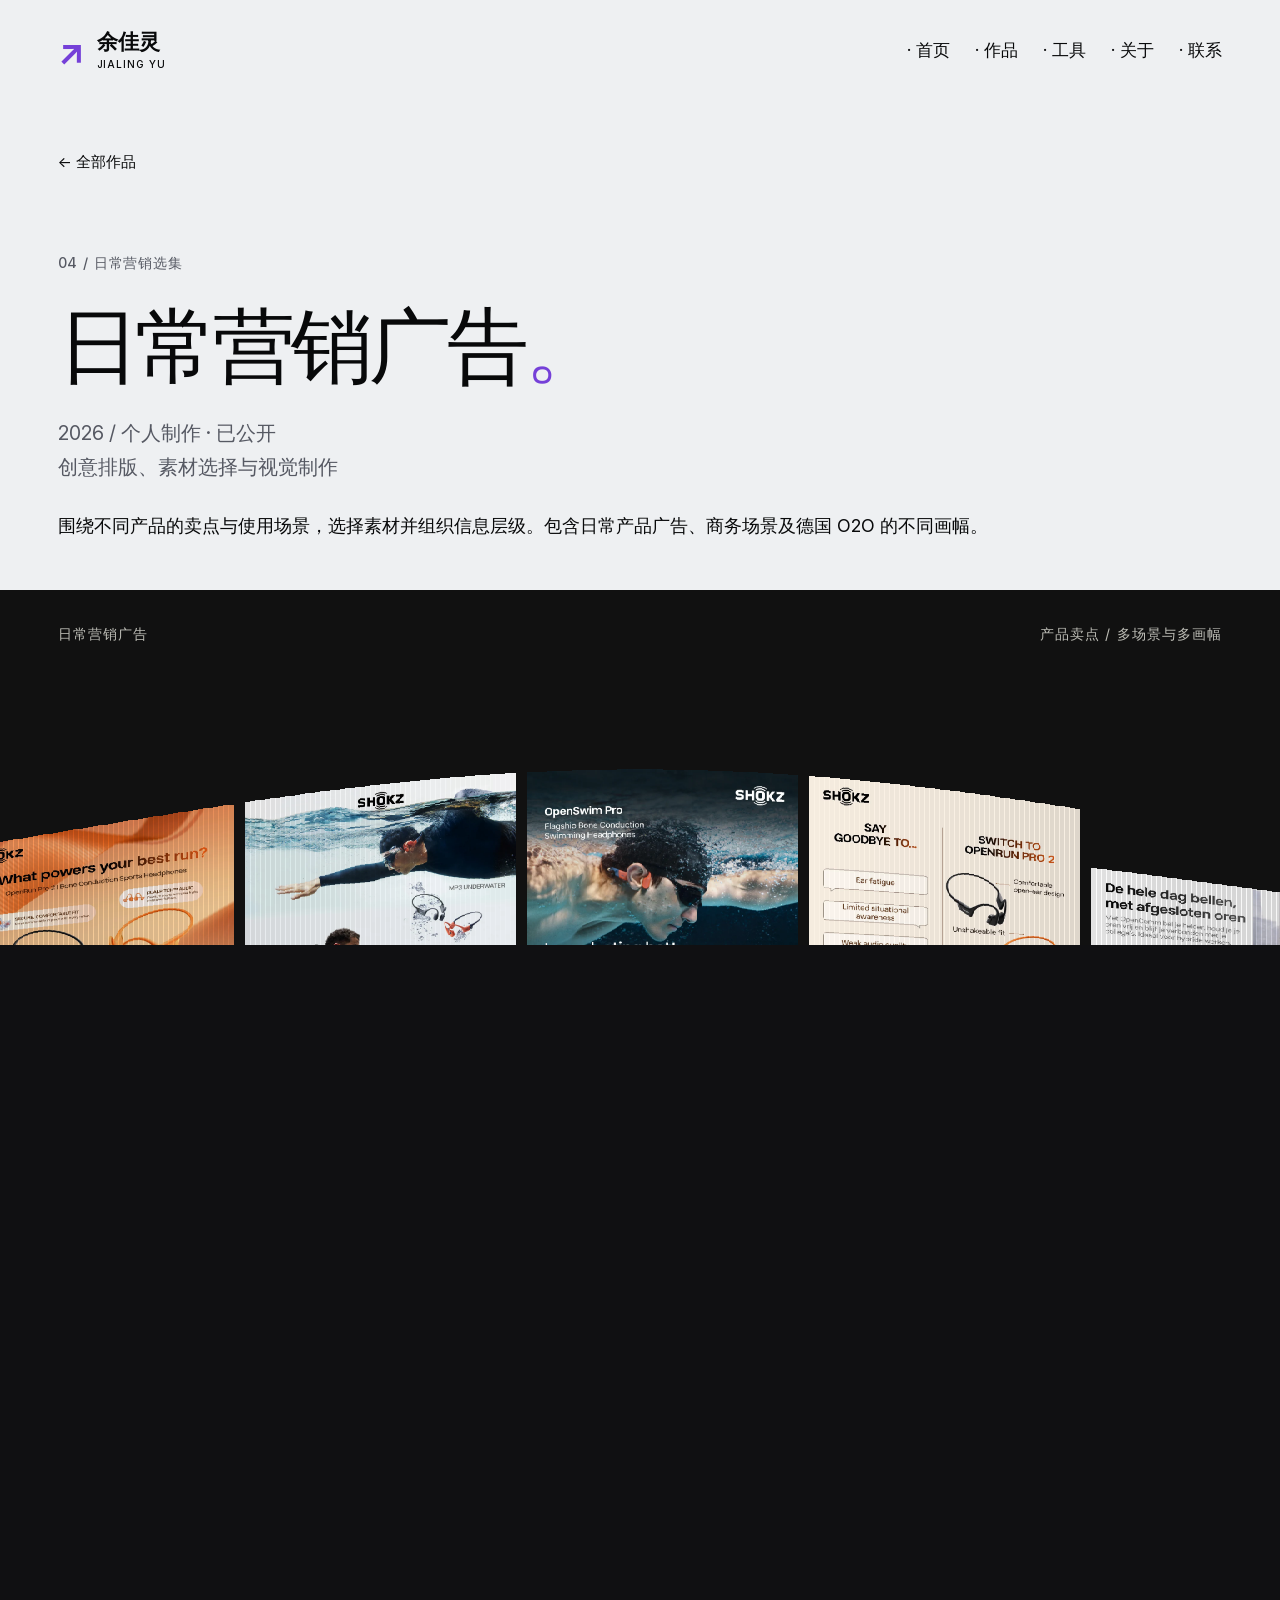
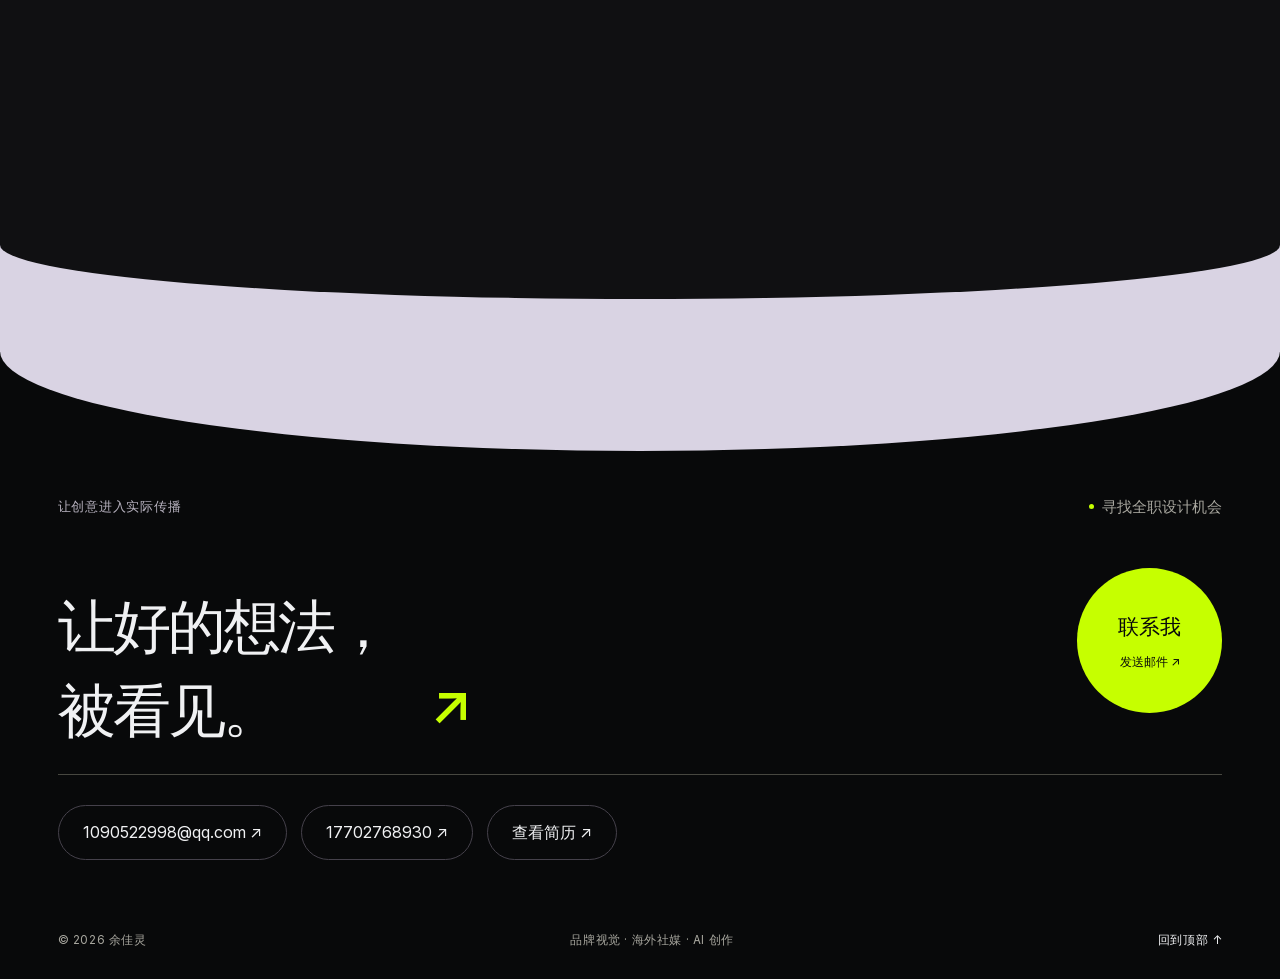
<file: work/shokz-everyday/index.html>
<!doctype html><html lang="zh-CN"><head><meta charset="utf-8"><meta name="viewport" content="width=device-width,initial-scale=1"><title>日常营销广告 · 余佳灵作品集</title><meta name="description" content="余佳灵，2027届数字媒体艺术本科生。品牌营销、海外社媒与 AI 商业视觉作品，展示创意、视觉制作和流程化交付。"><meta name="theme-color" content="#08090a"><meta name="color-scheme" content="light"><link rel="canonical" href="https://guu39464.github.io/work/shokz-everyday/"><meta property="og:type" content="website"><meta property="og:title" content="日常营销广告 · 余佳灵"><meta property="og:description" content="余佳灵，2027届数字媒体艺术本科生。品牌营销、海外社媒与 AI 商业视觉作品，展示创意、视觉制作和流程化交付。"><meta property="og:url" content="https://guu39464.github.io/work/shokz-everyday/"><meta property="og:image" content="https://guu39464.github.io/assets/og.jpg"><meta name="twitter:card" content="summary_large_image"><link rel="icon" type="image/svg+xml" href="/assets/favicon.svg"><link rel="apple-touch-icon" href="/assets/apple-touch-icon.png"><link rel="preload" href="/assets/fonts/InterVariable.woff2" as="font" type="font/woff2" crossorigin><link rel="stylesheet" href="/site.css?v=3693885a23"><link rel="stylesheet" href="/polish.css?v=5d9a84ed9b"><link rel="stylesheet" href="/revision.css?v=90a6f34144"><link rel="stylesheet" href="/doc-review.css?v=f311c29aa8"><link rel="stylesheet" href="/scroll-rhythm.css?v=ae3e3cc171"><link rel="stylesheet" href="/desktop-work.css?v=19ab3615fe"><script src="/site.js?v=be2271867f" defer></script><script>if(new URLSearchParams(location.search).get("motion")==="off"||matchMedia("(prefers-reduced-motion:reduce)").matches)document.documentElement.dataset.motion="reduced";</script><script src="/revision.js?v=4c348094e1" defer></script></head><body class="case-page" id="top"><a class="skip-link" href="#main">跳到主要内容</a><header class="site-header"><a class="wordmark" href="/" data-page-title="余佳灵"><span class="wordmark-symbol">↗</span><span>余佳灵<span class="wordmark-en">JIALING YU</span></span></a><nav aria-label="主导航"><a href="/#top">· 首页</a><a href="/#work">· 作品</a><a href="/#tools">· 工具</a><a href="/#about">· 关于</a><a href="/#contact">· 联系</a></nav><button class="menu-toggle" aria-label="打开导航菜单" aria-expanded="false" aria-controls="mobile-menu"><span></span><span></span></button></header><div class="mobile-menu" id="mobile-menu" hidden><nav aria-label="手机导航"><a href="/#top">· 首页</a><a href="/#work">· 作品</a><a href="/#tools">· 工具</a><a href="/#about">· 关于</a><a href="/#contact">· 联系</a></nav></div><main id="main"><section class="case-header section-pad compact-case"><a class="back-link" href="/#work">← 全部作品</a><div class="case-heading"><p class="eyebrow">04 / 日常营销选集</p><h1>日常营销广告<span class="orange">。</span></h1><p class="daily-credit">2026 / 个人制作 · 已公开<br>创意排版、素材选择与视觉制作</p></div><p class="daily-summary">围绕不同产品的卖点与使用场景，选择素材并组织信息层级。包含日常产品广告、商务场景及德国 O2O 的不同画幅。</p></section><div class="wall-container ribbon-container"><div class="wall-label"><span>日常营销广告</span><span>产品卖点 / 多场景与多画幅</span></div><div class="ribbon-stage" tabindex="0" role="region" aria-label="弧形作品照片墙，可左右拖动，方向键浏览"><canvas aria-hidden="true"></canvas><div class="ribbon-fallback"><img class="" src="/assets/daily/s710-sound-square.webp" width="900" height="900" alt="产品卖点 / 多场景与多画幅" loading="lazy" decoding="async"><img class="" src="/assets/daily/s820-questions-square.webp" width="900" height="900" alt="产品卖点 / 多场景与多画幅" loading="lazy" decoding="async"><img class="" src="/assets/daily/s710-amphibious-square.webp" width="900" height="900" alt="产品卖点 / 多场景与多画幅" loading="lazy" decoding="async"><img class="" src="/assets/daily/s710-battery-square.webp" width="900" height="900" alt="产品卖点 / 多场景与多画幅" loading="lazy" decoding="async"><img class="" src="/assets/daily/s820-split-square.webp" width="900" height="900" alt="产品卖点 / 多场景与多画幅" loading="lazy" decoding="async"><img class="" src="/assets/daily/tob-office-wide.webp" width="900" height="471" alt="产品卖点 / 多场景与多画幅" loading="lazy" decoding="async"><img class="" src="/assets/daily/tob-benefit2-wide.webp" width="900" height="471" alt="产品卖点 / 多场景与多画幅" loading="lazy" decoding="async"><img class="" src="/assets/daily/o2o-01.webp" width="1200" height="1200" alt="产品卖点 / 多场景与多画幅" loading="lazy" decoding="async"><img class="" src="/assets/daily/o2o-02.webp" width="1200" height="628" alt="产品卖点 / 多场景与多画幅" loading="lazy" decoding="async"><img class="" src="/assets/daily/o2o-03.webp" width="1080" height="1920" alt="产品卖点 / 多场景与多画幅" loading="lazy" decoding="async"><img class="" src="/assets/daily/o2o-04.webp" width="1200" height="1500" alt="产品卖点 / 多场景与多画幅" loading="lazy" decoding="async"><img class="" src="/assets/daily/o2o-05.webp" width="1080" height="1920" alt="产品卖点 / 多场景与多画幅" loading="lazy" decoding="async"><img class="" src="/assets/daily/o2o-06.webp" width="1200" height="1200" alt="产品卖点 / 多场景与多画幅" loading="lazy" decoding="async"><img class="" src="/assets/daily/o2o-07.webp" width="1200" height="1500" alt="产品卖点 / 多场景与多画幅" loading="lazy" decoding="async"><img class="" src="/assets/daily/o2o-08.webp" width="1200" height="628" alt="产品卖点 / 多场景与多画幅" loading="lazy" decoding="async"><img class="" src="/assets/daily/o2o-09.webp" width="1080" height="1920" alt="产品卖点 / 多场景与多画幅" loading="lazy" decoding="async"><img class="" src="/assets/daily/o2o-10.webp" width="1200" height="1200" alt="产品卖点 / 多场景与多画幅" loading="lazy" decoding="async"><img class="" src="/assets/daily/o2o-11.webp" width="1200" height="1500" alt="产品卖点 / 多场景与多画幅" loading="lazy" decoding="async"><img class="" src="/assets/daily/o2o-12.webp" width="1200" height="628" alt="产品卖点 / 多场景与多画幅" loading="lazy" decoding="async"><img class="" src="/assets/daily/o2o-13.webp" width="1080" height="1920" alt="产品卖点 / 多场景与多画幅" loading="lazy" decoding="async"><img class="" src="/assets/daily/o2o-14.webp" width="1200" height="1200" alt="产品卖点 / 多场景与多画幅" loading="lazy" decoding="async"><img class="" src="/assets/daily/o2o-15.webp" width="1200" height="1500" alt="产品卖点 / 多场景与多画幅" loading="lazy" decoding="async"><img class="" src="/assets/daily/o2o-16.webp" width="1200" height="628" alt="产品卖点 / 多场景与多画幅" loading="lazy" decoding="async"></div><span class="ribbon-hint">← 拖动浏览 →</span></div><div class="wall-controls"><div><button data-ribbon-prev aria-label="上一组作品">←</button><button data-ribbon-next aria-label="下一组作品">→</button></div></div></div><section class="next-case"><p class="eyebrow">下一个项目</p><a href="/work/shokz-black-friday/" data-page-title="韶音黑五 · 品牌营销"><h2>韶音黑五<span>↗</span></h2><div class="next-image"><img class="" src="/assets/shokz/cover.webp" width="1375" height="790" alt="黑五促销 · 海外社媒与品牌创意" loading="lazy" decoding="async"></div><p>黑五促销 · 海外社媒与品牌创意</p></a><a class="outline-link" href="/#work">全部作品 ↗</a></section><footer class="contact" id="contact"><div class="contact-top"><p class="eyebrow">让创意进入实际传播</p><span class="availability"><i></i> 寻找全职设计机会</span></div><div class="contact-main"><h2>让好的想法，<br>被看见。<span class="orange">↗</span></h2><a class="round-link magnetic" href="mailto:1090522998@qq.com">联系我<span>发送邮件 ↗</span></a></div><div class="contact-links"><a href="mailto:1090522998@qq.com">1090522998@qq.com ↗</a><a href="tel:17702768930">17702768930 ↗</a><a href="/assets/yu-jialing-resume.pdf" target="_blank" rel="noopener">查看简历 ↗</a></div><div class="footer-bottom"><span>© 2026 余佳灵</span><span>品牌视觉 · 海外社媒 · AI 创作</span><a href="#top">回到顶部 ↑</a></div></footer></main><div class="page-curtain" aria-hidden="true"><span></span><p class="curtain-note"></p></div><dialog class="lightbox" aria-label="作品大图"><button class="lightbox-close" aria-label="关闭大图">关闭 ×</button><div class="lightbox-stage"><img alt=""></div><p></p><div class="lightbox-nav"><button data-prev aria-label="上一张作品">←</button><button data-next aria-label="下一张作品">→</button></div></dialog><div class="image-error-toast" role="status" hidden>图片暂时无法加载，请稍后重试。</div></body></html>
</file>
<file: site.css>
@font-face{font-family:Inter;src:url('/assets/fonts/InterVariable.woff2') format('woff2');font-weight:100 900;font-display:swap}
:root{--paper:#f2f1ed;--ink:#151515;--ash:#686762;--line:#d7d5cd;--ember:#ff542e;--bg:var(--paper);--text:var(--ink);--muted:var(--ash);--border:var(--line);--accent:var(--ember);--on-dark:#f4f3ee;--ease:cubic-bezier(.22,1,.36,1);--gutter:clamp(24px,5vw,92px);--fast:180ms;--normal:450ms;--slow:800ms}
*{box-sizing:border-box}html{scroll-behavior:smooth;scroll-padding-top:90px;overflow-x:clip}body{margin:0;color:var(--text);background:var(--bg);font-family:Inter,'PingFang SC','Microsoft YaHei',sans-serif;font-size:16px;line-height:1.6;-webkit-font-smoothing:antialiased}body.no-scroll{overflow:hidden}button,a,input{ -webkit-tap-highlight-color:transparent}a{color:inherit;text-decoration:none}button{font:inherit;color:inherit;background:none;border:0;cursor:pointer;padding:0}img{display:block;width:100%;height:auto}h1,h2,h3,p,figure,dl,dd{margin:0}h1,h2,h3{font-weight:450;line-height:1.13}a,button{touch-action:manipulation}button:focus-visible,a:focus-visible,[tabindex]:focus-visible{outline:2px solid var(--accent);outline-offset:6px}button:active{opacity:.75}::selection{background:var(--accent);color:white}[hidden]{display:none!important}.orange{color:var(--accent)}.eyebrow{font-size:11px;letter-spacing:.09em;text-transform:uppercase;font-weight:500;line-height:1.6}.section-pad{padding-left:var(--gutter);padding-right:var(--gutter)}.skip-link{position:fixed;top:8px;left:20px;transform:translateY(-200%);z-index:300;background:var(--text);color:var(--bg);padding:12px}.skip-link:focus{transform:none}.text-link{display:inline-block;border-bottom:1px solid var(--text);padding:10px 0 8px;font-size:14px}.text-link:hover{color:var(--accent);border-color:var(--accent)}
.site-header{height:100px;padding:0 var(--gutter);display:flex;align-items:center;justify-content:space-between;position:absolute;top:0;left:0;right:0;z-index:30}.wordmark{display:flex;align-items:center;gap:12px;font-size:18px;line-height:1.1;font-weight:650}.wordmark-symbol{font-size:37px;line-height:1;color:var(--accent)}.wordmark-en{display:block;font-size:9px;letter-spacing:.09em;margin-top:6px;font-weight:500}.site-header nav{display:flex;gap:36px}.site-header nav a{position:relative;font-size:14px;display:flex;align-items:center;gap:8px;min-height:44px}.site-header nav a span{font-size:11px;color:var(--muted)}.site-header nav a:after{content:'';position:absolute;bottom:2px;left:50%;height:4px;width:4px;border-radius:100%;background:currentColor;transform:scale(0);transition:transform var(--fast)}.site-header nav a:hover:after{transform:scale(1)}.menu-toggle{display:none;width:44px;height:44px;position:relative;z-index:60}.menu-toggle span{position:absolute;width:20px;height:1px;background:currentColor;left:12px;top:18px;transition:transform .3s}.menu-toggle span+span{top:25px}.menu-toggle[aria-expanded=true] span{top:22px;transform:rotate(45deg)}.menu-toggle[aria-expanded=true] span+span{transform:rotate(-45deg)}.mobile-menu{position:fixed;inset:0;background:var(--ink);color:var(--on-dark);z-index:29;padding:150px 30px 40px}.mobile-menu nav{display:grid;gap:25px}.mobile-menu a{font-size:44px}.mobile-menu small{font-size:16px;color:#a6a59e;margin-left:12px}.menu-open .wordmark,.menu-open .menu-toggle{color:var(--on-dark)}.header-compact{position:fixed;top:18px;right:20px;width:56px;height:56px;padding:0;left:auto;border-radius:50%;background:var(--ink);color:var(--on-dark);justify-content:center;box-shadow:0 0 0 1px #ffffff22}.header-compact .wordmark,.header-compact>nav{display:none}.header-compact .menu-toggle{display:block}.header-compact~.mobile-menu{z-index:29}.site-header.menu-is-open{z-index:40}
.hero-reserved{height:max(620px,87svh);position:relative;border-bottom:1px solid var(--border);padding:150px var(--gutter) 40px;display:flex;flex-direction:column;justify-content:space-between;background:var(--bg)}.hero-placeholder-meta{display:flex;justify-content:space-between;font-size:10px;letter-spacing:.08em;color:var(--muted)}.hero-identity{display:grid;grid-template-columns:1fr auto auto;gap:36px;align-items:end}.hero-identity h1{font-size:clamp(42px,5.5vw,88px);font-weight:450;letter-spacing:-.05em}.hero-identity h1 span{display:block;font-size:12px;letter-spacing:.15em;margin-top:16px;font-weight:450}.hero-identity>div{padding-bottom:2px;font-size:14px;line-height:1.9}.hero-identity>div p+p{font-size:10px;letter-spacing:.06em;color:var(--muted)}.scroll-link{width:64px;height:64px;border-radius:50%;border:1px solid var(--border);display:grid;place-items:center;font-size:26px;transition:background .3s,color .3s}.scroll-link:hover{background:var(--text);color:var(--bg)}.statement{padding:120px var(--gutter) 140px;display:grid;grid-template-columns:1fr 1.7fr 1fr;gap:40px;align-items:start}.statement>.eyebrow{padding-top:9px}.statement-main{font-size:clamp(28px,3.1vw,50px);letter-spacing:-.03em;line-height:1.5}.statement-main span{color:var(--muted)}.statement-note{font-size:14px;line-height:2.1;max-width:250px;margin-left:auto;padding-top:12px}
.work-section{padding-top:35px;padding-bottom:130px}.work-title{display:flex;justify-content:space-between;align-items:end;margin-bottom:62px}.work-title h2{font-size:clamp(44px,6vw,88px);letter-spacing:-.06em;margin-top:18px}.work-title h2 span{display:block;font-size:19px;letter-spacing:-.02em;color:var(--muted);margin-top:16px}.work-count{text-align:right;font-size:11px;line-height:1.8;letter-spacing:.06em}.work-toolbar{display:flex;justify-content:space-between;align-items:center;margin-bottom:44px;gap:20px}.filters{display:flex;gap:9px;flex-wrap:wrap}.filters button{min-height:44px;padding:10px 18px;border:1px solid var(--border);border-radius:99px;font-size:12px;transition:background .25s,color .25s,border .25s}.filters button.active{background:var(--text);color:var(--bg);border-color:var(--text)}.filters sup{font-size:9px;margin-left:4px}.view-switch{display:flex;gap:8px}.view-switch button{width:44px;height:44px;border:1px solid var(--border);border-radius:50%;font-size:24px;line-height:1}.view-switch .active{background:var(--text);color:var(--bg)}.project-index{display:grid;grid-template-columns:1.06fr 1fr;gap:6vw;align-items:start}.project-row{display:grid;grid-template-columns:30px minmax(0,1fr) 30px;gap:14px;align-items:center;padding:34px 0;border-top:1px solid var(--border);position:relative}.project-row:last-child{border-bottom:1px solid var(--border)}.row-number{align-self:start;padding-top:6px;font-size:10px;color:var(--muted)}.row-name h3{font-size:clamp(27px,3.3vw,52px);letter-spacing:-.05em;transition:transform .55s var(--ease),color .3s}.row-name p{font-size:12px;color:var(--muted);margin-top:10px;line-height:1.8}.row-service{display:none;font-size:11px;color:var(--muted)}.row-arrow{font-size:28px;transition:transform .45s var(--ease)}.project-row:hover .row-name h3,.project-row:focus-visible .row-name h3{transform:translateX(8px);color:var(--accent)}.project-row:hover .row-arrow{transform:rotate(45deg)}.row-picture{display:none}.project-preview{position:sticky;top:90px;padding-top:28px;overflow:visible;min-width:0}.preview-frame{position:relative;aspect-ratio:1.1;background:#e2e0da;overflow:hidden}.preview-frame>img{height:100%;width:100%;object-fit:contain;background:#0c0c0c;transition:opacity .3s,transform 1s var(--ease)}.preview-frame:hover>img{transform:scale(1.025)}.preview-view{position:absolute;bottom:22px;right:22px;background:var(--accent);color:#fff;display:grid;place-items:center;width:100px;height:100px;border-radius:50%;font-size:13px}.preview-caption{display:flex;justify-content:space-between;gap:16px;margin-top:20px;font-size:9px;letter-spacing:.06em;color:var(--muted)}.work-footnote{border-top:1px solid var(--border);margin-top:60px;padding-top:24px;display:flex;justify-content:space-between;color:var(--muted);font-size:12px}.work-footnote span{font-size:22px;color:var(--text)}.grid-mode{display:block}.grid-mode .project-preview{display:none}.grid-mode .project-list{display:grid;grid-template-columns:1fr 1fr;gap:48px 28px}.grid-mode .project-row{display:block;border:0;padding:0}.grid-mode .row-picture{display:block;aspect-ratio:4/3;margin-bottom:24px;overflow:hidden;background:#dfddd6}.grid-mode .row-picture img{width:100%;height:100%;object-fit:contain}.grid-mode .row-number{display:none}.grid-mode .row-name h3{font-size:36px}.grid-mode .row-arrow{position:absolute;bottom:14px;right:4px}.grid-mode .row-name p{padding-right:30px}.project-deck{height:390px;position:relative;perspective:1200px;margin:20px 0 5px}.deck-card{position:absolute;left:7%;top:0;width:86%;background:#faf9f6;border-radius:12px;overflow:hidden;border:1px solid #d0cec622;box-shadow:0 12px 20px #15151514;transform-origin:50% 85%;transition:transform .75s var(--ease),box-shadow .5s;z-index:var(--deck-z,1)}.deck-card:nth-child(1){--deck-z:1;transform:translateX(-15%) translateY(20px) rotate(-11deg)}.deck-card:nth-child(2){--deck-z:2;transform:translateX(-5%) translateY(9px) rotate(-4deg)}.deck-card:nth-child(3){--deck-z:3;transform:translateX(10%) translateY(0) rotate(3deg)}.deck-card[data-front=true]{z-index:6;transform:translateX(5%) translateY(-10px) rotate(0deg);box-shadow:0 20px 34px #15151524}.deck-image{aspect-ratio:1.22;overflow:hidden;background:#111}.deck-image img{width:100%;height:100%;object-fit:contain}.deck-caption{display:block;padding:14px 17px;position:relative;line-height:1.5}.deck-caption strong{font-size:12px;font-weight:500;display:block}.deck-caption small{font-size:10px;color:var(--muted)}.deck-caption>span{position:absolute;right:17px;top:17px}
.tools-section{padding:50px var(--gutter) 80px;background:#e8e7e1;border-top:1px solid var(--border);border-bottom:1px solid var(--border)}.tools-head{display:flex;justify-content:space-between;gap:30px}.tools-stage{display:grid;grid-template-columns:minmax(160px,1fr) minmax(320px,1.7fr) minmax(160px,1fr);gap:20px;align-items:center;min-height:570px;padding:40px 0 0}.tools-copy{text-align:center}.tools-copy h2{font-size:clamp(48px,5.7vw,86px);letter-spacing:-.065em;line-height:1.02;margin-top:20px}.tools-copy>p:not(.eyebrow){font-size:14px;color:var(--muted);line-height:1.9;margin-top:26px}.tool-description{display:grid;min-height:65px;margin-top:24px;gap:3px;align-content:center}.tool-description strong{font-size:12px;font-weight:550}.tool-description span{font-size:11px;color:var(--muted)}.motion-toggle{font-size:11px;border-bottom:1px solid #98968e;padding:6px 0;margin-top:14px}.tool-reel{position:relative;width:100%;height:380px;max-width:220px;margin:auto}.tool-card{position:absolute;left:calc(50% - 43px);top:calc(50% - 43px);width:86px;height:86px;border-radius:21px;background:#faf9f6;box-shadow:0 4px 10px #15151516;display:grid;place-items:center;isolation:isolate}.tool-card>span:first-child{font-size:42px;font-weight:550;letter-spacing:-.06em;line-height:1}.tool-card img{width:43px;height:43px;object-fit:contain}.tool-card .tool-tip{display:none;position:absolute;top:calc(100% + 10px);left:50%;transform:translateX(-50%);white-space:nowrap;font-size:10px;padding:3px 7px;background:var(--text);color:var(--bg);border-radius:4px;letter-spacing:0}.tool-card:hover .tool-tip,.tool-card:focus-visible .tool-tip{display:block}.tool-ps{background:#071d34;color:#4ca9ff}.tool-ai{background:#321707;color:#ff9d00}.tool-ae{background:#101044;color:#a399ff}.tool-figma{background:#fff}.tool-capcut{background:#fff;color:#141414}.tool-claude{background:#d77757}.tool-codex{background:#151515;color:#fff}.tool-gpt{background:#f4f4ee}.tool-dreamina{background:#b9f666;color:#1b370e}.tool-kling{background:#101010;color:#b9fd57}.tools-list{text-align:center;font-size:10px;color:var(--muted);line-height:2.3;margin-top:15px;letter-spacing:.01em}
.about-section{display:grid;grid-template-columns:1fr 2fr;gap:8vw;padding-top:140px;padding-bottom:150px}.about-symbol{font-size:170px;line-height:1;display:block;margin-top:55px;color:var(--accent)}.about-copy h2{font-size:clamp(32px,4vw,58px);letter-spacing:-.04em;line-height:1.4}.about-copy>p{font-size:16px;line-height:2;max-width:640px;margin-top:32px;color:var(--muted)}.experience-list{margin:55px 0 30px}.experience-list>div{border-top:1px solid var(--border);padding:24px 0;display:grid;grid-template-columns:180px 1fr;gap:8px 24px}.experience-list span{font-size:11px;color:var(--muted);grid-row:span 2;padding-top:4px}.experience-list h3{font-size:19px;line-height:1.6}.experience-list p{font-size:12px;color:var(--muted)}.contact{background:var(--ink);color:var(--on-dark);padding:70px var(--gutter) 28px;position:relative}.contact:before{content:'';position:absolute;top:-35px;left:-5%;width:110%;height:38px;background:var(--ink);border-radius:50% 50% 0 0/100% 100% 0 0}.contact-top{display:flex;justify-content:space-between;gap:20px;align-items:center;color:#a7a69e}.availability{font-size:11px;display:flex;align-items:center;gap:8px}.availability i{display:inline-block;width:5px;height:5px;border-radius:50%;background:var(--accent)}.contact-main{display:flex;justify-content:space-between;align-items:center;gap:50px;padding:55px 0 60px;border-bottom:1px solid #474740}.contact-main h2{font-size:clamp(45px,6vw,90px);line-height:1.25;letter-spacing:-.05em;position:relative}.contact-main h2 .orange{position:absolute;right:-80px;bottom:8px}.round-link{width:160px;height:160px;flex-shrink:0;border-radius:50%;background:var(--accent);display:flex;align-items:center;justify-content:center;flex-direction:column;font-size:21px;gap:7px}.round-link span{font-size:10px}.round-link:hover{background:#ff6c4b}.contact-links{display:flex;gap:14px;flex-wrap:wrap;padding:30px 0 70px}.contact-links a{border:1px solid #46463e;padding:13px 24px;border-radius:99px;font-size:12px;transition:background .3s}.contact-links a:hover{background:#2b2b27}.footer-bottom{display:flex;justify-content:space-between;gap:24px;font-size:9px;letter-spacing:.05em;color:#a7a69e}.footer-bottom a{color:var(--on-dark)}
.case-header{padding-top:150px;padding-bottom:70px;max-width:1600px;margin:auto}.back-link{display:flex;align-items:center;gap:18px;font-size:13px;min-height:44px}.back-link span{font-size:9px;color:var(--muted);letter-spacing:.07em}.case-heading{padding-top:65px}.case-heading h1{font-size:clamp(48px,7.9vw,125px);letter-spacing:-.065em;line-height:1.03;margin-top:20px}.case-heading>p{font-size:16px;color:var(--muted);margin-top:26px}.case-meta{display:grid;grid-template-columns:1.2fr 1fr 1fr;gap:6vw;margin-top:70px}.case-meta dt{font-size:10px;color:var(--muted);border-bottom:1px solid var(--border);padding-bottom:16px;letter-spacing:.03em}.case-meta dd{font-size:13px;padding-top:22px;line-height:1.9}.case-cover{margin:0 var(--gutter);max-width:1800px}.case-cover .photo{margin:0}.case-cover .image-button{display:block;width:100%}.case-cover .image-button>img{max-height:1000px;object-fit:contain;background:#111}.photo{min-width:0}.image-button{position:relative;display:block;width:100%;overflow:hidden;background:#e6e4de;cursor:zoom-in}.image-button img{width:100%;height:auto;transition:transform 1s var(--ease)}.image-button:hover img{transform:scale(1.015)}.zoom-mark{position:absolute;right:10px;bottom:10px;display:grid;place-items:center;width:27px;height:27px;border-radius:50%;background:#f2f1eddb;color:#151515;font-size:16px;opacity:0;transition:opacity .2s}.image-button:hover .zoom-mark,.image-button:focus-visible .zoom-mark{opacity:1}.photo figcaption{font-size:10px;letter-spacing:.03em;line-height:1.8;padding-top:12px;color:var(--muted)}.case-intro{display:grid;grid-template-columns:1fr 2fr;gap:6vw;padding-top:120px;padding-bottom:120px}.case-intro>.eyebrow{padding-top:10px}.case-intro h2{font-size:clamp(30px,3.6vw,54px);line-height:1.4;letter-spacing:-.04em}.case-intro p:not(.eyebrow){max-width:650px;font-size:15px;line-height:2;margin-top:28px;color:var(--muted)}.case-section{padding-top:80px;padding-bottom:90px}.section-heading{display:flex;justify-content:space-between;gap:25px;align-items:start;margin-bottom:45px}.section-heading h2{font-size:clamp(25px,3.1vw,46px);letter-spacing:-.04em;line-height:1.35;max-width:70%}.section-heading .eyebrow{color:var(--muted);padding-top:8px;max-width:28%}.gallery{display:grid;gap:20px}.gallery.two{grid-template-columns:repeat(2,minmax(0,1fr))}.gallery.three{grid-template-columns:repeat(3,minmax(0,1fr))}.gallery.four{grid-template-columns:repeat(4,minmax(0,1fr))}.posters .image-button img{aspect-ratio:2/3;object-fit:contain}.warm-ground{background:#e8e6df}.wearing{margin-top:70px;max-width:1000px;margin-left:auto;margin-right:auto;gap:40px}.section-note{font-size:13px;color:var(--muted);line-height:2;max-width:680px;margin-top:30px}.campaign-layout{display:grid;grid-template-columns:1.1fr 1fr;gap:24px;align-items:center}.campaign-small{display:grid;grid-template-columns:1fr 1fr;gap:20px}.reserved{background:#eae8e1;border:1px solid var(--border);padding:24px;display:flex;flex-direction:column;justify-content:space-between;min-height:300px;color:var(--muted)}.reserved-top{display:flex;justify-content:space-between;font-size:10px;letter-spacing:.06em}.reserved-top span:last-child{font-size:20px;line-height:1}.reserved-label h3{font-size:21px;color:var(--muted);line-height:1.4}.reserved-label p{font-size:12px;margin-top:12px;line-height:1.8;max-width:350px}.process-reserved{min-height:370px}.motion-placeholders{display:grid;grid-template-columns:repeat(4,minmax(0,1fr));gap:16px}.motion-cell{min-height:300px;padding:16px;aspect-ratio:9/14}.motion-cell .reserved-label h3{font-size:14px}.video-reserved{min-height:400px}.case-section-intro{max-width:640px;font-size:14px;color:var(--muted);line-height:2;margin-bottom:35px}.daily-first{padding-top:0}.next-case{padding:100px var(--gutter) 110px;background:#1c1c1b;color:var(--on-dark);text-align:center;overflow:hidden}.next-case>.eyebrow{color:#a7a69e;margin-bottom:28px}.next-case>a:first-of-type{display:block}.next-case h2{font-size:clamp(40px,7.2vw,110px);letter-spacing:-.065em;display:flex;align-items:center;justify-content:center;gap:30px}.next-case h2 span{font-size:.7em;color:var(--accent);transition:transform .6s var(--ease)}.next-case a:hover h2 span{transform:translate(10px,-10px)}.next-image{width:260px;height:170px;overflow:hidden;margin:35px auto 20px;transition:width .8s var(--ease)}.next-image img{width:100%;height:100%;object-fit:cover}.next-case a:hover .next-image{width:330px}.next-case a>p{font-size:12px;color:#b6b5ae}.outline-link{display:inline-block;border:1px solid #50504a;border-radius:99px;padding:15px 30px;margin-top:42px;font-size:12px}.nova-board{padding-top:20px;padding-bottom:20px}.nova-board .image-button img{max-height:1000px;object-fit:contain}.not-found{padding:30vh var(--gutter);min-height:80vh}.not-found h1{font-size:clamp(30px,6vw,80px);margin:20px 0}
.wall-container{background:#111;color:var(--on-dark);padding:32px var(--gutter);overflow:hidden}.wall-label,.wall-controls{display:flex;justify-content:space-between;align-items:center;gap:20px;font-size:10px;letter-spacing:.08em}.wall-label{color:#bdbdb6}.wall-controls{padding-top:20px;padding-bottom:4px;border-top:1px solid #33332e;font-size:11px;letter-spacing:0}.wall-controls button{min-height:44px;padding:6px 10px}.wall-controls>div{display:flex;align-items:center;gap:12px}.ribbon-stage{height:560px;position:relative;margin:20px calc(-1 * var(--gutter));cursor:grab;touch-action:pan-y;overflow:hidden}.ribbon-stage[data-dragging=true]{cursor:grabbing}.ribbon-stage canvas{position:absolute;inset:0;width:100%;height:100%;display:none}.ribbon-stage.ready canvas{display:block}.ribbon-stage.ready .ribbon-fallback{visibility:hidden}.ribbon-fallback{display:flex;align-items:center;gap:12px;height:100%;padding:50px var(--gutter);overflow-x:auto}.ribbon-fallback img{width:220px;height:330px;object-fit:contain;flex:none}.ribbon-hint{position:absolute;bottom:16px;left:50%;transform:translateX(-50%);font-size:10px;color:#aeaea5;letter-spacing:.1em;pointer-events:none}.flat-gallery{display:grid;grid-template-columns:repeat(5,minmax(0,1fr));gap:12px;padding:40px var(--gutter);background:#e5e3dc}.flat-gallery .image-button{aspect-ratio:1}.flat-gallery img{width:100%;height:100%;object-fit:contain}.brand-tabs{display:flex;gap:0;border-bottom:1px solid var(--border);margin-bottom:30px}.brand-tabs button{padding:20px 35px 20px 0;font-size:18px;position:relative;min-height:44px}.brand-tabs span{font-size:10px;color:var(--muted);display:block;margin-top:5px}.brand-tabs [aria-selected=true]:after{content:'';position:absolute;bottom:-1px;left:0;right:30px;height:2px;background:var(--accent)}.brand-panel .image-button img{max-height:640px;object-fit:contain}.workflow-section{padding-top:90px;padding-bottom:90px;background:#e6e6de}.workflow-grid{display:grid;grid-template-columns:repeat(4,minmax(0,1fr));gap:30px;margin-top:60px}.workflow-grid article{padding-top:20px;border-top:1px solid #bdbdb2}.workflow-grid article>span{font-size:11px;color:var(--muted)}.workflow-grid h3{font-size:21px;margin:30px 0 18px}.workflow-grid p{font-size:13px;color:var(--muted);line-height:1.9}.evidence-tabs{display:flex;border:1px solid var(--border);margin-bottom:45px}.evidence-tabs button{padding:20px;flex:1;text-align:left;font-size:13px;min-height:64px;border-right:1px solid var(--border)}.evidence-tabs button:last-child{border:0}.evidence-tabs small{font-size:9px;margin-right:12px}.evidence-tabs [aria-selected=true]{background:var(--text);color:var(--bg)}.evidence-panel{display:grid;grid-template-columns:1.5fr 1fr;gap:6vw;align-items:center;min-height:500px}.evidence-visual .gallery{gap:14px}.evidence-copy h3{font-size:clamp(25px,3vw,42px);line-height:1.4;letter-spacing:-.03em;margin-top:24px}.evidence-copy p{font-size:14px;color:var(--muted);line-height:2;margin-top:25px}.evidence-docs>.photo{margin-bottom:18px}.evidence-visual .photo img{max-height:670px;object-fit:contain;background:#ecebe5}.evidence-panel .eyebrow{color:var(--muted)}
.page-curtain{position:fixed;inset:-25vh -10vw;background:#171717;color:#f2f1ed;z-index:200;display:flex;align-items:center;justify-content:center;transform:translateY(120%);border-radius:50% 50% 0 0/15% 15% 0 0;pointer-events:none;will-change:auto}.page-curtain>span{font-size:clamp(20px,3vw,42px);letter-spacing:-.03em;text-align:center;padding:30px}.page-curtain.transitioning{pointer-events:auto;will-change:transform,border-radius}.lightbox{position:fixed;inset:0;width:100vw;max-width:none;height:100dvh;max-height:none;border:0;padding:70px 60px 60px;background:#111;color:#fff;overflow:hidden}.lightbox::backdrop{background:#111}.lightbox-stage{height:calc(100% - 55px);display:grid;place-items:center}.lightbox-stage img{width:auto;height:auto;max-width:100%;max-height:100%;object-fit:contain}.lightbox-close{position:absolute;top:20px;right:30px;padding:10px;font-size:13px}.lightbox>p{text-align:center;font-size:11px;color:#b8b8b0;margin-top:18px}.lightbox-nav{position:absolute;bottom:20px;left:50%;transform:translateX(-50%);display:flex;gap:30px}.lightbox-nav button{width:44px;height:44px;border:1px solid #45453e;border-radius:50%;font-size:18px}.image-error-toast{position:fixed;bottom:25px;left:50%;transform:translateX(-50%);padding:12px 20px;background:var(--ink);color:var(--on-dark);font-size:12px;z-index:300;border-radius:5px}.image-button.failed{min-height:180px;display:grid;place-items:center}.image-button.failed:after{content:'图片暂时无法加载';font-size:12px;color:var(--muted)}
@media(min-width:1600px){.project-deck{height:470px}.deck-caption{padding:18px}.hero-reserved{max-height:1100px}.ribbon-stage{height:640px}}
@media(max-width:1100px){.statement{grid-template-columns:1fr 2fr;gap:35px}.statement-note{grid-column:2;margin:0;max-width:none}.project-index{gap:4vw}.project-row{padding:28px 0;grid-template-columns:20px 1fr 20px}.row-name h3{font-size:32px}.project-deck{height:330px}.preview-caption span:last-child{display:none}.tools-stage{grid-template-columns:160px minmax(260px,1.6fr) 160px;gap:0}.about-section{grid-template-columns:1fr 2.5fr;gap:40px}.experience-list>div{grid-template-columns:145px 1fr}.contact-main h2 .orange{right:-65px}.contact-links{padding-bottom:50px}}
@media(max-width:760px){:root{--gutter:22px}.site-header{height:82px}.site-header>nav{display:none}.menu-toggle{display:block}.wordmark{font-size:16px;gap:8px}.wordmark-symbol{font-size:32px}.header-compact{height:50px;width:50px;top:14px;right:14px}.hero-reserved{height:82svh;min-height:550px;padding-top:120px;padding-bottom:30px}.hero-placeholder-meta{font-size:9px}.hero-identity{grid-template-columns:1fr auto;gap:24px}.hero-identity h1{font-size:52px}.hero-identity>div{grid-column:1;grid-row:2;font-size:12px}.hero-identity h1 span{font-size:9px;margin-top:12px}.hero-identity>div p+p{font-size:8px}.scroll-link{grid-column:2;grid-row:2;width:46px;height:46px;font-size:20px}.statement{padding-top:70px;padding-bottom:90px;grid-template-columns:1fr;gap:25px}.statement-main{font-size:31px;line-height:1.6}.statement-note{grid-column:1;font-size:13px;line-height:1.9}.statement-note br{display:none}.work-section{padding-bottom:75px;padding-top:0}.work-title{margin-bottom:35px}.work-title h2{font-size:43px}.work-title h2 span{font-size:14px;margin-top:13px}.work-count{font-size:9px}.work-toolbar{align-items:start;gap:12px;margin-bottom:30px}.filters{gap:6px}.filters button{padding:8px 11px;font-size:10px;min-height:38px}.filters sup{display:none}.view-switch{display:none}.project-index{display:block}.project-preview{display:none}.project-list{display:grid;grid-template-columns:1fr;gap:40px}.project-row{display:grid;grid-template-columns:20px 1fr 25px;padding:0;border:0;gap:12px}.project-row:last-child{border:0}.row-picture{display:block;grid-column:1/-1;aspect-ratio:4/3;overflow:hidden;background:#e4e2db;margin-bottom:6px}.row-picture img{width:100%;height:100%;object-fit:contain}.row-number{font-size:9px}.row-name h3{font-size:30px}.row-name p{font-size:11px;margin-top:8px}.row-arrow{font-size:24px}.row-name{min-width:0}.grid-mode .project-list{grid-template-columns:1fr;gap:40px}.grid-mode .project-row{display:grid;grid-template-columns:20px 1fr 25px}.grid-mode .row-name h3{font-size:30px}.grid-mode .row-number{display:block}.grid-mode .row-arrow{position:static}.work-footnote{font-size:11px;margin-top:40px;line-height:1.8;gap:20px}.tools-section{padding-top:28px;padding-bottom:40px}.tools-head>.eyebrow:last-child{display:none}.tools-stage{display:grid;grid-template-columns:1fr;min-height:0;padding-top:0;gap:0}.tool-reel{width:min(100%,420px);max-width:420px;height:150px}.tool-reel.left{grid-row:1;margin-top:20px}.tools-copy{grid-row:2;margin:15px 0}.tool-reel.right{grid-row:3}.tools-copy h2{font-size:61px;margin-top:15px}.tools-copy>p:not(.eyebrow){font-size:13px;margin-top:20px}.tool-description{margin-top:20px}.tools-list{font-size:8px;line-height:2.2}.tool-card{width:64px;height:64px;left:calc(50% - 32px);top:calc(50% - 32px);border-radius:16px}.tool-card>span:first-child{font-size:31px}.tool-card img{width:32px;height:32px}.about-section{padding-top:75px;padding-bottom:100px;grid-template-columns:1fr;gap:25px}.about-symbol{display:none}.about-copy h2{font-size:33px;line-height:1.5}.about-copy>p{font-size:14px;margin-top:25px;line-height:2}.experience-list{margin-top:35px}.experience-list>div{grid-template-columns:1fr;gap:5px;padding:22px 0}.experience-list span{grid-row:auto;font-size:10px;margin-bottom:4px}.experience-list h3{font-size:18px}.experience-list p{font-size:12px}.contact{padding-top:40px}.contact-top{flex-direction:column;align-items:start;gap:18px}.contact-top .eyebrow{font-size:8px}.contact-main{padding:30px 0 35px;gap:20px}.contact-main h2{font-size:34px;line-height:1.45}.contact-main h2 .orange{display:none}.round-link{width:100px;height:100px;font-size:16px;gap:4px}.round-link span{font-size:8px}.contact-links{gap:9px;padding:25px 0 45px}.contact-links a{padding:11px 16px;font-size:11px}.footer-bottom{font-size:8px;gap:20px;flex-wrap:wrap}.footer-bottom>span:nth-child(2){display:none}.case-header{padding-top:112px;padding-bottom:40px}.case-heading{padding-top:35px}.case-heading>.eyebrow{font-size:9px}.case-heading h1{font-size:clamp(38px,9.8vw,65px);margin-top:18px;letter-spacing:-.055em}.case-heading>p{font-size:13px;line-height:1.9;margin-top:20px}.case-meta{grid-template-columns:1fr;gap:22px;margin-top:35px}.case-meta>div{display:grid;grid-template-columns:115px 1fr;gap:18px;border-top:1px solid var(--border);padding-top:16px}.case-meta dt{border:0;padding:0;font-size:8px}.case-meta dd{padding:0;font-size:11px;line-height:1.8}.case-cover{margin:0 12px}.case-cover .photo figcaption{padding-left:10px;font-size:8px}.case-intro{grid-template-columns:1fr;gap:22px;padding-top:65px;padding-bottom:65px}.case-intro h2{font-size:29px;line-height:1.5}.case-intro p:not(.eyebrow){font-size:13px;margin-top:22px}.case-section{padding-top:50px;padding-bottom:55px}.section-heading{display:block;margin-bottom:28px}.section-heading .eyebrow{max-width:100%;font-size:9px;margin-bottom:14px;padding:0}.section-heading h2{font-size:26px;max-width:100%}.gallery{gap:12px}.gallery.three{grid-template-columns:repeat(3,minmax(0,1fr))}.posters{gap:7px}.posters .photo figcaption{font-size:8px;letter-spacing:0;line-height:1.8}.gallery.four{grid-template-columns:repeat(2,minmax(0,1fr))}.wearing{margin-top:35px;gap:8px}.section-note{font-size:12px;line-height:1.9;margin-top:22px}.campaign-layout{grid-template-columns:1fr;gap:14px}.campaign-small{gap:12px}.reserved{padding:18px;min-height:240px}.reserved-label h3{font-size:19px}.reserved-label p{font-size:11px}.process-reserved{min-height:280px}.motion-placeholders{grid-template-columns:repeat(2,minmax(0,1fr));gap:10px}.motion-cell{min-height:210px;padding:12px}.motion-cell .reserved-top{font-size:8px}.motion-cell .reserved-label h3{font-size:12px}.video-reserved{min-height:260px}.daily-first{padding-top:0}.next-case{padding-top:65px;padding-bottom:80px}.next-case h2{font-size:44px;gap:20px}.next-image{width:190px;height:145px;margin-top:25px}.next-case a:hover .next-image{width:220px}.next-case a>p{font-size:10px}.outline-link{padding:12px 24px;margin-top:30px}.nova-board{padding:10px 12px}.wall-container{padding-top:22px;padding-bottom:20px}.wall-label{font-size:8px;gap:12px}.ribbon-stage{height:370px;margin-top:10px;margin-bottom:10px}.ribbon-hint{font-size:8px;bottom:8px}.wall-controls{font-size:9px;gap:8px;padding-top:8px;letter-spacing:0}.wall-controls>div{gap:0}.wall-controls button{padding:6px 5px;font-size:9px}.flat-gallery{grid-template-columns:repeat(3,minmax(0,1fr));gap:7px;padding:20px 12px}.brand-tabs button{font-size:14px;padding:14px 21px 14px 0}.brand-tabs span{font-size:9px}.brand-panel .gallery.three{gap:8px}.workflow-section{padding-top:55px;padding-bottom:55px}.workflow-grid{grid-template-columns:1fr 1fr;gap:30px 18px;margin-top:30px}.workflow-grid h3{font-size:18px;margin:20px 0 13px}.workflow-grid p{font-size:11px;line-height:1.9}.evidence-tabs{margin-bottom:25px}.evidence-tabs button{padding:12px 8px;font-size:10px;min-height:63px;line-height:1.8}.evidence-tabs small{display:block;font-size:8px;margin:0}.evidence-panel{grid-template-columns:1fr;gap:25px;min-height:0}.evidence-copy{grid-row:1}.evidence-copy h3{font-size:25px;line-height:1.5;margin-top:12px}.evidence-copy p{font-size:12px;margin-top:15px}.evidence-visual .gallery{gap:10px}.evidence-visual>.photo{max-width:500px;margin:auto}.lightbox{padding:70px 12px 70px}.lightbox-close{right:12px}.lightbox>p{font-size:10px}.page-curtain>span{font-size:21px;max-width:90vw}.deck-card .deck-caption small{font-size:9px}}
@media(prefers-reduced-motion:reduce){html{scroll-behavior:auto}*,*:before,*:after{animation:none!important;transition:none!important;scroll-behavior:auto!important}.page-curtain{display:none!important}.ribbon-stage canvas{display:none!important}.ribbon-stage.ready .ribbon-fallback{visibility:visible}.tool-card{filter:none!important}.round-link{transform:none!important}.project-row:hover .row-name h3{transform:none}.image-button:hover img{transform:none}}

html[data-motion="reduced"]{scroll-behavior:auto}html[data-motion="reduced"] *,html[data-motion="reduced"] *:before,html[data-motion="reduced"] *:after{animation:none!important;transition:none!important;scroll-behavior:auto!important}html[data-motion="reduced"] .page-curtain{display:none!important}html[data-motion="reduced"] .ribbon-stage canvas{display:none!important}html[data-motion="reduced"] .ribbon-stage.ready .ribbon-fallback{visibility:visible}html[data-motion="reduced"] .round-link{transform:none!important}
</file>
<file: polish.css>
body{overflow-x:clip}
.contact:before{left:0;width:100%}
.tool-gpt>span:first-child{font-size:25px;letter-spacing:-.04em}
.tool-codex>span:first-child{font-size:42px}
.ribbon-fallback{overflow-y:hidden;padding-top:20px;padding-bottom:20px}
html[data-motion="reduced"] .motion-toggle,html[data-motion="reduced"] [data-wall-pause]{display:none}
@media(prefers-reduced-motion:reduce){.motion-toggle,[data-wall-pause]{display:none}}
@media(max-width:760px){
 .project-index{display:flex;flex-direction:column;gap:0}
 .project-preview{display:block;position:static;order:-1;width:100%;padding:0;margin:0 0 38px}
 .project-deck{height:310px;max-width:340px;width:94%;margin:5px auto 0}
 .deck-image{aspect-ratio:1.15}
 .deck-card{left:5%;width:87%}
 .deck-card:nth-child(1){transform:translateX(-9%) translateY(17px) rotate(-10deg)}
 .deck-card:nth-child(2){transform:translateX(0) translateY(7px) rotate(-3deg)}
 .deck-card:nth-child(3){transform:translateX(7%) translateY(0) rotate(3deg)}
 .deck-card[data-front=true]{transform:translateX(5%) translateY(-3px) rotate(0deg)}
 .preview-caption{margin-top:18px;font-size:8px}
 .project-list{width:100%}
 .project-row .row-picture{grid-column:1/-1;grid-row:1}
 .project-row .row-number{grid-column:1;grid-row:2}
 .project-row .row-name{grid-column:2;grid-row:2}
 .project-row .row-arrow{grid-column:3;grid-row:2}
 .project-index:not(.grid-mode) .project-row:first-child .row-picture{display:none}
 .project-index[data-filter="AI 商业视觉"] .project-preview,.project-index[data-filter="品牌系统"] .project-preview{display:none}
 .grid-mode .project-preview{display:none}
 .tool-gpt>span:first-child{font-size:20px}
}
</file>
<file: revision.css>
:root{--paper:#eef0f2;--ink:#08090a;--ash:#565963;--line:#ccd0d7;--ember:#7540d8;--lime:#c6ff00;--violet:#a16aff;--on-dark:#f2f3f5;--gutter:clamp(22px,4.5vw,80px)}
body{font-size:18px;line-height:1.7}h1,h2,h3{font-weight:550;text-wrap:balance}p,dd{overflow-wrap:break-word}::selection{background:var(--lime);color:#08090a}.eyebrow{font-size:13px;letter-spacing:.06em}.sr-only{position:absolute;width:1px;height:1px;overflow:hidden;clip:rect(0,0,0,0);white-space:nowrap}.text-link{font-size:17px}.orange{color:var(--accent)}
.home-page>.site-header:not(.header-compact){visibility:hidden}.hero-live{height:100svh;min-height:570px;background:#08090a}.hero-live iframe{display:block;border:0;width:100%;height:100%}.site-header nav a{font-size:18px}.wordmark{font-size:21px}.wordmark-en{font-size:10px}.mobile-menu a{font-size:clamp(38px,6vw,66px)}.header-compact{background:#08090a;color:var(--lime);z-index:80}.menu-open .header-compact{z-index:90}.mobile-menu{z-index:75}.site-header.menu-is-open{z-index:90}
.statement{padding:64px var(--gutter) 70px;grid-template-columns:.7fr 2fr 1fr;gap:28px;background:#16131d;color:#f0edf4;border-bottom:1px solid #39333f}.statement>.eyebrow{color:var(--violet)}.statement-main{font-size:clamp(30px,3vw,50px);line-height:1.45;font-weight:500}.statement-main span{color:var(--lime)}.statement-note{font-size:17px;line-height:1.9;max-width:280px;margin:0}
.work-section{padding-top:66px;padding-bottom:72px;background:var(--paper)}.work-title{margin-bottom:32px}.work-title h2{font-size:clamp(40px,5vw,76px);letter-spacing:-.05em;margin-top:14px}.work-title h2 span{font-size:18px;letter-spacing:0;margin-top:16px}.work-count{font-size:13px}.work-toolbar{margin-bottom:22px}.filters button{font-size:15px;padding:10px 20px}.filters button.active{background:#08090a;color:var(--lime)}.project-index{display:block}.project-list{display:block}.project-row{display:grid;grid-template-columns:minmax(0,1.03fr) minmax(0,1fr);align-items:center;gap:7vw;padding:25px 0 30px;border-color:#bfc3cb;min-height:390px}.project-row:last-child{border-bottom-color:#bfc3cb}.project-row .row-picture{display:block;grid-column:2;grid-row:1;aspect-ratio:auto;overflow:visible;background:none;padding:0;margin:0}.project-title-link{grid-column:1;grid-row:1;display:grid;grid-template-columns:30px minmax(0,1fr) 38px;align-items:center;gap:14px;padding:28px 0}.row-name h3{font-size:clamp(29px,3.1vw,49px);line-height:1.3;letter-spacing:-.045em;transition:transform .4s var(--ease)}.row-name p{font-size:17px;line-height:1.8;margin-top:15px;max-width:29em}.row-number{font-size:13px;padding-top:8px}.row-arrow{font-size:36px}.project-title-link:hover .row-name h3{transform:translateX(10px)}.project-row:hover .row-name h3{opacity:1}.project-row .project-deck{height:340px;max-width:480px;width:100%;margin:0 auto;position:relative}.project-deck .deck-card{left:15%;width:78%;border-radius:16px;overflow:hidden}.deck-image{aspect-ratio:1.32;background:#101012}.deck-image img{width:100%;height:100%;object-fit:contain}.deck-card .deck-caption{padding:12px 17px 13px;background:#f8f9fa;color:#08090a}.deck-caption strong{font-size:17px}.deck-card .deck-caption small{font-size:12px}.deck-card:nth-child(1){transform:translateX(-19%) translateY(22px) rotate(-10deg)}.deck-card:nth-child(2){transform:translateX(-7%) translateY(10px) rotate(-4deg)}.deck-card:nth-child(3){transform:translateX(3%) translateY(0) rotate(2deg)}.deck-card[data-front=true]{transform:translateX(4%) translateY(-7px) rotate(0)}.nova-preview{display:block;background:#101010;position:relative;border-radius:12px;overflow:hidden}.nova-preview>img{width:100%;aspect-ratio:1.44;object-fit:cover}.nova-preview>span{display:flex;justify-content:space-between;background:#101010;color:#fff;padding:12px 18px;font-size:16px}.grid-mode .project-list{display:grid;grid-template-columns:1fr 1fr;gap:36px}.grid-mode .project-row{display:flex;flex-direction:column;padding:25px 0;border-top:1px solid #bfc3cb;gap:8px;align-items:stretch}.grid-mode .row-picture{width:100%;order:0}.grid-mode .project-title-link{order:1;width:100%;grid-template-columns:28px 1fr 35px;padding:18px 0}.grid-mode .row-name h3{font-size:32px}.grid-mode .row-number{display:block}.grid-mode .row-arrow{position:static}.grid-mode .row-name p{font-size:15px}
.tools-section{background:#08090a;color:#f1eef5;border-top:1px solid #2b2930;border-bottom:1px solid #3a3347;padding-top:38px;padding-bottom:38px}.tools-head{color:#bbb7c2}.tools-stage{min-height:580px;grid-template-columns:minmax(180px,1fr) minmax(350px,1.4fr) minmax(180px,1fr);gap:15px}.tools-copy h2{font-size:clamp(36px,3.3vw,56px);line-height:1.45;letter-spacing:-.04em;margin-top:18px}.tools-copy .orange{color:var(--lime)}.tools-copy>.eyebrow{color:var(--lime)}.tools-copy>p:not(.eyebrow){font-size:18px;line-height:1.8;margin-top:23px}.tool-description{min-height:80px}.tool-description strong{font-size:18px;color:var(--lime)}.tool-description span{font-size:15px;color:#bbb4c7;line-height:1.6}.motion-toggle{font-size:14px;border-color:#6a6375;color:#dad5e3;padding:9px 18px}.tools-list{font-size:12px;line-height:2.2;color:#98929f}.tool-card.glass-tool{width:116px;height:116px;left:calc(50% - 58px);top:calc(50% - 58px);border:0;background:none;box-shadow:none;border-radius:18px}.tool-card.glass-tool img{width:100%;height:100%;object-fit:contain;filter:drop-shadow(0 8px 15px #0008)}.tool-tip{background:#f1f2f4;color:#08090a;font-size:12px;bottom:-25px}.tool-reel{height:440px}
.about-section{background:#e3dced;padding-top:68px;padding-bottom:72px;grid-template-columns:.75fr 2.2fr;gap:6vw}.about-label .eyebrow{color:#5f388c}.about-symbol{font-size:130px;margin-top:25px;color:#603491}.profile-facts{margin-top:32px;display:grid;gap:20px}.profile-facts dt{font-size:13px;color:#645b6e;margin-bottom:6px}.profile-facts dd{font-size:17px;line-height:1.8}.about-copy h2{font-size:clamp(32px,3.3vw,51px);line-height:1.45;letter-spacing:-.04em}.about-copy>p{font-size:18px;line-height:1.95;margin-top:24px;max-width:46em}.experience-detail{margin-top:44px}.experience-detail>article{display:grid;grid-template-columns:minmax(190px,.8fr) 1.6fr;gap:30px;padding:28px 0;border-top:1px solid #b8adc5;margin-top:20px}.job-meta>span{font-size:14px;color:#62596c}.job-meta h3{font-size:22px;line-height:1.5;margin:12px 0 6px}.job-meta>p{font-size:16px}.job-body h4{font-size:20px;line-height:1.6;font-weight:550;margin:0 0 20px}.job-body dl{display:grid;gap:15px}.job-body dt{font-size:16px;font-weight:650;margin-bottom:3px}.job-body dd{font-size:16px;line-height:1.9;color:#4b4454}.contact{background:#08090a;color:#f0f1f3;padding-top:48px}.contact:before{display:none}.contact .eyebrow{color:#b8b3c0}.availability{font-size:15px}.availability i{background:var(--lime)}.contact-main{padding:38px 0 50px}.contact-main h2{font-size:clamp(36px,4.5vw,72px);line-height:1.45}.contact-main .orange{color:var(--lime)}.round-link{background:var(--lime);color:#08090a;width:145px;height:145px;font-size:21px}.round-link span{font-size:12px}.contact-links a{font-size:16px;border-color:#45414b}.footer-bottom{font-size:12px}
.case-header{padding-top:140px;padding-bottom:46px}.back-link{font-size:15px}.back-link span{display:none}.case-heading{padding-top:48px}.case-heading h1{font-size:clamp(40px,6.4vw,100px);line-height:1.22;letter-spacing:-.05em;margin-top:22px;word-break:keep-all;overflow-wrap:normal}.case-heading>.eyebrow{font-size:14px}.case-heading>p{font-size:20px;margin-top:20px}.case-meta{margin-top:36px;gap:5vw}.case-meta dt{font-size:13px;padding-bottom:14px}.case-meta dd{font-size:16px;padding-top:15px;line-height:1.85}.case-cover{margin:0 var(--gutter)}.case-cover .photo{max-width:1200px;margin:auto}.case-cover .image-button{background:#101010}.case-cover img{max-height:82vh;object-fit:contain}.photo figcaption{font-size:13px;line-height:1.7}.case-intro{padding-top:60px;padding-bottom:60px;grid-template-columns:.7fr 2fr;gap:45px}.case-intro h2{font-size:clamp(30px,3vw,46px);line-height:1.5}.case-intro p:not(.eyebrow){font-size:18px;line-height:1.95;max-width:46em;margin-top:22px}.case-section,.workflow-section{padding-top:56px;padding-bottom:60px}.warm-ground{background:#dce0e5}.section-heading{margin-bottom:28px;gap:30px}.section-heading h2{font-size:clamp(28px,3vw,46px);line-height:1.45}.section-heading .eyebrow{font-size:13px}.section-note,.case-section-intro{font-size:17px;line-height:1.9;margin-top:18px}.section-note{max-width:52em}.gallery{gap:18px}.brand-tabs button{font-size:22px;padding:16px 28px 16px 0}.brand-tabs span{font-size:14px}.brand-panel .gallery{max-width:1200px;margin:auto}.workflow-section{background:#ded5ed}.workflow-grid h3{font-size:24px}.workflow-grid p{font-size:17px;line-height:1.9}.workflow-grid>article>span{font-size:15px}.evidence-tabs button{font-size:17px;padding:16px 12px}.evidence-tabs small{font-size:12px}.evidence-copy h3{font-size:31px;line-height:1.5}.evidence-copy p{font-size:17px;line-height:1.9}.process-contact-sheet{display:grid;grid-template-columns:repeat(3,minmax(0,1fr));gap:18px;margin-top:28px;align-items:start}.process-contact-sheet .photo:nth-child(5){grid-column:span 2}.video-wall{display:grid;grid-template-columns:repeat(3,minmax(0,1fr));gap:26px 18px;margin-top:28px;align-items:start}.video-wall video{display:block;width:100%;max-height:580px;aspect-ratio:9/16;object-fit:contain;background:#08090a;border-radius:12px}.video-wall figcaption{font-size:14px;margin-top:12px}.motion-section{background:#17141d;color:#eeeaf4}.motion-section .section-note{color:#bcb4c9}.daily-archive{padding-top:10px;padding-bottom:65px}.daily-summary{max-width:62em;font-size:19px;line-height:1.9;margin-bottom:30px}.daily-photo-wall{columns:3;column-gap:20px}.daily-photo-wall .photo{break-inside:avoid;margin-bottom:22px}.daily-photo-wall figcaption{font-size:13px}.next-case{padding-top:55px;padding-bottom:65px;background:#d9d3e3}.next-case h2{font-size:clamp(36px,5vw,72px);line-height:1.3;letter-spacing:-.03em}.next-case a>p{font-size:17px}.outline-link{font-size:15px}.nova-original-embed{background:#111}.nova-original-embed .nova-case-toolbar{font-size:14px}.nova-original-embed .nova-case-map a{font-size:16px}.nova-original-embed .nova-frame{margin:0}.nova-original-embed .nova-frame figcaption{font-size:15px}.nova-original-embed .nova-chapter p{font-size:18px;line-height:1.9}.nova-original-embed .nova-chapter h2{font-size:clamp(32px,4vw,64px)}
.page-curtain{position:fixed;inset:0;width:100%;height:100%;border-radius:0;background:#101012;z-index:200;pointer-events:none;transform:translateY(105%);will-change:transform}.page-curtain:after{content:'';position:absolute;bottom:-54px;left:0;width:100%;height:108px;background:inherit;border-radius:0 0 50% 50%}.page-curtain>span{font-size:clamp(30px,4.8vw,76px);font-weight:500;letter-spacing:-.03em;max-width:90vw;text-align:center;color:#f0f2f5;line-height:1.35}.page-curtain.transitioning{pointer-events:auto}.cursor-orb{position:fixed;top:0;left:0;width:74px;height:74px;border-radius:50%;background:var(--lime);color:#08090a;z-index:150;pointer-events:none;display:grid;place-items:center;font-size:14px;opacity:0;transition:opacity .18s;will-change:transform}.cursor-orb.visible{opacity:1}.ribbon-stage{cursor:grab}.ribbon-stage[data-dragging=true]{cursor:grabbing}.ribbon-hint{font-size:13px}.wall-label,.wall-controls button{font-size:14px}
@media(min-width:1600px){.project-row .project-deck{height:390px;max-width:560px}.project-row{min-height:445px}}
@media(max-width:1100px){.statement{grid-template-columns:1.7fr 1fr}.statement>.eyebrow{grid-column:1/-1}.project-row{gap:35px;min-height:330px}.project-row .project-deck{height:280px}.row-name h3{font-size:32px}.row-name p{font-size:16px}.tools-stage{grid-template-columns:1fr 1.7fr 1fr}.tools-copy h2{font-size:35px}.tool-card.glass-tool{width:96px;height:96px;left:calc(50% - 48px);top:calc(50% - 48px)}.about-section{grid-template-columns:1fr 2.5fr;gap:35px}.experience-detail>article{grid-template-columns:1fr;gap:20px}.job-meta h3{margin:7px 0}.case-heading h1{font-size:7vw}}
@media(max-width:760px){body{font-size:16px}.eyebrow{font-size:12px}.hero-live{height:100svh;min-height:640px;max-height:960px}.statement{padding:37px var(--gutter) 42px;grid-template-columns:1fr;gap:18px}.statement>.eyebrow{grid-column:auto}.statement-main{font-size:29px;line-height:1.5}.statement-note{font-size:16px;line-height:1.8;max-width:none}.statement-note br{display:none}.work-section{padding-top:38px;padding-bottom:35px}.work-title{margin-bottom:25px}.work-title h2{font-size:40px}.work-title h2 span{font-size:15px;margin-top:12px}.work-count{font-size:11px}.work-toolbar{gap:10px;align-items:start}.filters{gap:7px;flex:1}.filters button{font-size:13px;min-height:38px;padding:8px 12px}.filters sup{font-size:9px}.view-switch{gap:4px}.view-switch button{width:36px;height:36px;font-size:22px}.project-index,.project-list{display:block}.project-row{display:flex;flex-direction:column;align-items:stretch;gap:0;padding:28px 0 15px;min-height:0}.project-row .row-picture{display:block;order:0;width:100%;margin-bottom:0}.project-row .project-deck{height:290px;max-width:370px;width:100%;margin:0 auto}.project-deck .deck-card{width:78%;left:15%;border-radius:12px}.deck-image{aspect-ratio:1.32}.deck-card .deck-caption{padding:9px 12px 10px}.deck-caption strong{font-size:15px}.deck-card .deck-caption small{font-size:11px}.project-title-link{order:1;grid-template-columns:22px minmax(0,1fr) 29px;gap:10px;padding:18px 0}.row-name h3{font-size:29px;line-height:1.35}.row-name p{font-size:15px;line-height:1.8;margin-top:9px}.row-number{font-size:12px;padding-top:6px}.row-arrow{font-size:28px}.nova-preview>span{font-size:14px}.grid-mode .project-list{grid-template-columns:1fr;gap:0}.grid-mode .project-row{padding:28px 0 15px;gap:0}.grid-mode .row-name h3{font-size:29px}.grid-mode .project-title-link{grid-template-columns:22px 1fr 29px}.tools-section{padding-top:26px;padding-bottom:28px}.tools-stage{display:grid;grid-template-columns:1fr;min-height:0;gap:0}.tools-copy{margin:10px 0 12px}.tools-copy h2{font-size:32px;line-height:1.5;margin-top:10px}.tools-copy>p:not(.eyebrow){font-size:16px;margin-top:16px}.tools-head .eyebrow{font-size:12px}.tool-reel{height:160px;width:100%;max-width:420px}.tool-reel.left{margin-top:18px}.tool-card.glass-tool{width:82px;height:82px;left:calc(50% - 41px);top:calc(50% - 41px);border-radius:12px}.tool-description{min-height:70px;margin-top:20px}.tool-description strong{font-size:17px}.tool-description span{font-size:14px}.motion-toggle{font-size:13px}.tools-list{font-size:10px}.about-section{padding-top:40px;padding-bottom:46px;grid-template-columns:1fr;gap:30px}.about-label{display:block}.about-symbol{display:none}.profile-facts{grid-template-columns:1fr 1fr;gap:17px 20px;margin-top:24px}.profile-facts dt{font-size:12px}.profile-facts dd{font-size:14px}.about-copy h2{font-size:30px;line-height:1.5}.about-copy>p{font-size:16px;line-height:1.95;margin-top:20px}.experience-detail{margin-top:30px}.experience-detail>article{margin-top:15px;padding:22px 0;gap:17px}.job-meta h3{font-size:20px;line-height:1.6}.job-meta>span{font-size:13px}.job-meta>p{font-size:15px}.job-body h4{font-size:18px;margin-bottom:16px}.job-body dt{font-size:15px}.job-body dd{font-size:15px}.contact{padding-top:32px}.contact-top .eyebrow{font-size:12px}.availability{font-size:14px}.contact-main{padding:28px 0;gap:14px}.contact-main h2{font-size:29px;line-height:1.5}.round-link{width:95px;height:95px;flex-shrink:0;font-size:16px}.round-link span{font-size:10px}.contact-links{padding-bottom:30px;gap:10px}.contact-links a{font-size:13px;padding:10px 12px}.footer-bottom{font-size:10px}.case-header{padding-top:105px;padding-bottom:30px}.case-heading{padding-top:26px}.case-heading h1{font-size:clamp(30px,7.5vw,55px);line-height:1.3;letter-spacing:-.04em;word-break:keep-all}.case-heading>.eyebrow{font-size:12px}.case-heading>p{font-size:16px;line-height:1.85;margin-top:16px}.case-meta{gap:17px;margin-top:25px}.case-meta>div{grid-template-columns:92px 1fr;gap:15px;padding-top:13px}.case-meta dt{font-size:12px;padding:0}.case-meta dd{font-size:14px;padding:0}.back-link{font-size:14px}.case-cover{margin:0 12px}.case-cover .photo figcaption{font-size:12px}.case-intro{padding-top:38px;padding-bottom:40px;grid-template-columns:1fr;gap:17px}.case-intro h2{font-size:27px;line-height:1.5}.case-intro p:not(.eyebrow){font-size:16px;line-height:1.9;margin-top:18px}.case-section,.workflow-section{padding-top:36px;padding-bottom:40px}.section-heading{margin-bottom:22px}.section-heading h2{font-size:26px}.section-heading .eyebrow{font-size:12px}.section-note,.case-section-intro{font-size:15px;line-height:1.9}.gallery.three:not(.posters){grid-template-columns:1fr}.gallery.three.posters{grid-template-columns:repeat(3,minmax(0,1fr));gap:8px}.gallery.two{grid-template-columns:1fr 1fr}.photo figcaption,.posters .photo figcaption{font-size:11px}.brand-panel .gallery.three{grid-template-columns:repeat(3,minmax(0,1fr));gap:8px}.brand-tabs button{font-size:17px;padding:12px 15px 12px 0}.brand-tabs span{font-size:11px}.workflow-grid{grid-template-columns:1fr 1fr;gap:25px 18px}.workflow-grid h3{font-size:20px;margin:15px 0 10px}.workflow-grid p{font-size:15px;line-height:1.85}.workflow-grid>article>span{font-size:13px}.evidence-tabs button{font-size:13px;padding:10px 4px;min-height:60px}.evidence-tabs small{font-size:10px}.evidence-copy h3{font-size:25px}.evidence-copy p{font-size:15px}.process-contact-sheet{grid-template-columns:1fr 1fr;gap:12px;margin-top:20px}.video-wall{grid-template-columns:1fr 1fr;gap:20px 12px}.video-wall video{border-radius:8px}.video-wall figcaption{font-size:12px;margin-top:8px}.daily-archive{padding-top:0;padding-bottom:38px}.daily-summary{font-size:16px;line-height:1.9;margin-bottom:24px}.daily-photo-wall{columns:2;column-gap:12px}.daily-photo-wall .photo{margin-bottom:16px}.daily-photo-wall figcaption{font-size:11px}.next-case{padding-top:38px;padding-bottom:45px}.next-case h2{font-size:35px}.next-case a>p{font-size:14px}.nova-original-embed .nova-chapter p{font-size:16px;line-height:1.85}.nova-original-embed .nova-chapter h2{font-size:30px}.nova-original-embed .nova-case-map a{font-size:13px}.page-curtain>span{font-size:clamp(26px,7vw,44px)}.wall-label,.wall-controls button{font-size:12px}.ribbon-stage{height:330px}.ribbon-hint{font-size:12px}.cursor-orb{display:none}}
@media(max-width:370px){.row-name h3{font-size:26px}.project-row .project-deck{height:260px}.case-heading h1{font-size:7.3vw}.work-toolbar{display:block}.view-switch{margin-top:12px}.contact-main h2{font-size:25px}.profile-facts{grid-template-columns:1fr}.tools-copy h2{font-size:29px}}
@media(prefers-reduced-motion:reduce){.cursor-orb{display:none}.page-curtain{display:none}.nova-preview img{animation:none}}
.brief-evidence{max-width:1000px;margin:28px auto 36px}.process-pairs{display:grid;grid-template-columns:1fr 1fr;gap:34px 26px;margin-top:24px}.process-pair h3{font-size:21px;line-height:1.5;margin-bottom:16px}@media(max-width:760px){.process-pairs{grid-template-columns:1fr;gap:28px}.process-pair h3{font-size:19px}.brief-evidence{margin-top:20px}}
.tools-copy>p:not(.eyebrow){color:#cac3d3}.tools-copy>.eyebrow{color:var(--lime)}.project-index:not(.grid-mode) .project-row:first-child .row-picture{display:block}.view-switch{display:flex}
.motion-section .eyebrow{color:#b8a5ce}.motion-section .section-note{color:#c6bed2}
/* Six client series restored from the original website. */
.ai-series>.case-section-intro{max-width:56em;margin:0 0 32px;color:var(--muted,#62636a)}
.ai-series .series-tabs{display:grid;grid-template-columns:repeat(6,minmax(0,1fr));gap:0;border-bottom:1px solid #c9cbd0;overflow:visible;margin-bottom:38px}
.ai-series .series-tabs button{display:grid;grid-template-columns:20px minmax(0,1fr);column-gap:4px;row-gap:7px;min-width:0;padding:22px 12px 20px;text-align:left;border:0;border-top:3px solid transparent;background:transparent;color:#5d6067;transition:background .25s,color .25s,border-color .25s}
.ai-series .series-tabs button small{font-size:10px;align-self:center}
.ai-series .series-tabs button strong{font-size:clamp(16px,1.5vw,23px);font-weight:500}
.ai-series .series-tabs button span{grid-column:2;font-size:12px}
.ai-series .series-tabs button[aria-selected=true]{background:#17141d;color:#fff;border-top-color:var(--series-accent)}
.ai-series .series-tabs button:focus-visible{outline:2px solid #7851ac;outline-offset:-3px}
.ai-series .series-panel:not([hidden]){display:grid;grid-template-columns:minmax(220px,.88fr) minmax(0,3fr);gap:38px;align-items:start}
.ai-series .series-copy h3{font-size:clamp(23px,2vw,31px);font-weight:500;line-height:1.55;letter-spacing:-.03em;margin:10px 0 22px}
.ai-series .series-copy>p:not(.eyebrow){font-size:15px;line-height:1.95;color:#62636a}
.ai-series .series-copy dl{margin-top:25px}.ai-series .series-copy dl>div{padding:16px 0;border-top:1px solid #c9cbd0}
.ai-series .series-copy dt{font-size:12px;margin-bottom:8px}.ai-series .series-copy dd{margin:0;font-size:13px;line-height:1.8;color:#62636a}
.ai-series .series-art{width:100%;gap:15px;align-items:start}
.ai-series .series-art img{height:auto;max-height:none;object-fit:contain;aspect-ratio:auto}
.ai-series .series-art .photo:nth-child(2){margin-top:32px}.ai-series .series-art .photo:nth-child(3){margin-top:64px}
@media(max-width:1000px){.ai-series .series-panel:not([hidden]){grid-template-columns:1fr;gap:26px}.ai-series .series-copy{display:grid;grid-template-columns:1fr 1fr;column-gap:35px}.ai-series .series-copy .eyebrow,.ai-series .series-copy h3{grid-column:1}.ai-series .series-copy>p:not(.eyebrow){grid-column:1}.ai-series .series-copy dl{grid-column:2;grid-row:1/4;margin-top:0}.ai-series .series-tabs button{padding:18px 8px}}
@media(max-width:760px){.ai-series .series-tabs{display:flex;overflow-x:auto;scroll-snap-type:x proximity;margin-bottom:25px}.ai-series .series-tabs button{flex:0 0 145px;scroll-snap-align:start;padding:18px 12px}.ai-series .series-tabs button strong{font-size:18px}.ai-series .series-tabs button span{font-size:12px}.ai-series .series-copy{display:block}.ai-series .series-copy h3{font-size:24px;margin:10px 0 15px}.ai-series .series-copy>p:not(.eyebrow){font-size:15px}.ai-series .series-copy dl{display:grid;grid-template-columns:1fr 1fr;gap:18px;margin-top:20px}.ai-series .series-art{display:grid;grid-template-columns:repeat(3,minmax(0,1fr));gap:8px}.ai-series .series-art .photo:nth-child(2){margin-top:16px}.ai-series .series-art .photo:nth-child(3){margin-top:32px}.ai-series .series-art figcaption{font-size:11px;line-height:1.6}}
@media(prefers-reduced-motion:reduce){.ai-series .series-tabs button{transition:none}}
.ai-series .series-tabs button[aria-selected=true] span{color:#e5dfed}
</file>
<file: doc-review.css>
/* 修改1.docx: eight requested refinements. */
.site-header nav{gap:25px}.site-header nav a{font-size:17px}.mobile-menu nav{gap:24px}.mobile-menu a{font-size:clamp(36px,4.3vw,58px)}
.statement.statement-loop{display:block;padding:38px 0 42px;overflow:hidden;background:#16131d;color:#eeedf4}.statement-marquee{overflow:hidden;max-width:100%}.marquee-track{display:flex;width:max-content;will-change:transform;animation:statement-loop 23s linear infinite}.marquee-track>span{display:flex;align-items:center;flex:none;white-space:nowrap;font-size:clamp(72px,12vw,190px);font-weight:450;line-height:1.3;letter-spacing:-.045em}.marquee-dot{color:var(--lime);padding:0 .25em;font-weight:400}@keyframes statement-loop{to{transform:translate3d(-50%,0,0)}}
.tools-section{position:relative;isolation:isolate;overflow:hidden}.tools-particles{position:absolute;inset:0;z-index:-1;width:100%;height:100%;display:block;pointer-events:none;opacity:.9}.tools-copy{position:relative}.tools-copy:before{content:'';position:absolute;inset:-28px -38px;z-index:-1;background:radial-gradient(ellipse,#08090af2 18%,#08090abd 52%,#08090a00 74%);pointer-events:none}.tools-stage{z-index:1;position:relative}.tools-head,.tools-list{position:relative}.tools-copy>p:not(.eyebrow){color:#cac3d3}
.video-wall{display:flex;flex-wrap:nowrap;gap:20px;overflow-x:auto;overflow-y:hidden;scroll-snap-type:x mandatory;scrollbar-width:thin;scrollbar-color:#a16aff #302b3a;padding:8px 0 26px;cursor:grab;touch-action:pan-x pan-y;overscroll-behavior-x:contain}.video-wall:active{cursor:grabbing}.video-wall>figure{flex:0 0 clamp(240px,26vw,380px);min-width:0;scroll-snap-align:start;margin:0}.video-wall video{width:100%;max-height:none;aspect-ratio:4/5;object-fit:contain;border-radius:12px;background:#08090a;pointer-events:none}.video-wall figcaption{font-size:14px}.video-wall:focus-visible{outline:2px solid var(--lime);outline-offset:8px}.motion-section .section-note{color:#c6bed2}
.page-curtain{gap:15px}.page-curtain>span{font-size:clamp(28px,3.2vw,48px);line-height:1.4;max-width:88vw}.page-curtain>.curtain-note{font-size:clamp(13px,1.1vw,17px);line-height:1.8;max-width:min(80vw,650px);text-align:center;color:#bfb9cb;font-weight:400;letter-spacing:.03em}
.compact-case .daily-summary{font-size:18px;line-height:1.9;margin-top:25px;margin-bottom:0;max-width:58em}.ribbon-fallback{touch-action:pan-x pan-y}.ribbon-stage[data-dragging=true]{user-select:none}
@media(max-width:760px){.statement.statement-loop{padding:24px 0 28px}.marquee-track>span{font-size:clamp(48px,10vw,76px)}.tools-copy:before{inset:-15px -20px}.video-wall{gap:14px;padding-bottom:20px}.video-wall>figure{flex-basis:72vw;max-width:330px}.video-wall video{border-radius:9px}.page-curtain>span{font-size:clamp(23px,5.8vw,33px)}.page-curtain>.curtain-note{font-size:13px;max-width:80vw}.mobile-menu{padding-top:112px}.mobile-menu nav{gap:24px}.mobile-menu a{font-size:38px;line-height:1.35}.compact-case .daily-summary{font-size:16px;line-height:1.9;margin-top:22px}.site-header nav{gap:18px}}
@media(prefers-reduced-motion:reduce){.marquee-track{animation:none;transform:none}.marquee-track>span{font-size:clamp(24px,5.9vw,75px)}.marquee-track>span+span{display:none}.statement-marquee{padding:0 var(--gutter)}.marquee-dot:last-child{display:none}}
html[data-motion=reduced] .marquee-track{animation:none;transform:none}html[data-motion=reduced] .marquee-track>span{font-size:clamp(24px,5.9vw,75px)}html[data-motion=reduced] .marquee-track>span+span{display:none}html[data-motion=reduced] .statement-marquee{padding:0 var(--gutter)}html[data-motion=reduced] .marquee-dot:last-child{display:none}
.page-curtain{display:flex;flex-direction:column;align-items:center;justify-content:center;gap:15px}.page-curtain>.curtain-note{display:block;flex:none;margin:0;text-align:center}.page-curtain>span{display:block;flex:none}
</file>
<file: scroll-rhythm.css>
.statement-main .reading-line{display:block;color:inherit;overflow:hidden;padding-bottom:.07em;margin-bottom:-.07em}.statement-main .reading-ink{display:block;color:inherit;will-change:transform,opacity}.statement-main .reading-accent{display:inline;color:var(--lime)}
.scroll-ink{will-change:transform,color;transition:none}.project-index.has-reading-focus .row-name h3,.project-index.has-reading-focus .row-name p,.project-index.has-reading-focus .row-number{transition:color .38s var(--ease),opacity .38s var(--ease),transform .4s var(--ease)}.project-index.has-reading-focus .project-row:not(.is-reading) .row-name h3{color:#8b8d96}.project-index.has-reading-focus .project-row:not(.is-reading) .row-name p{opacity:.72}.project-index.has-reading-focus .project-row.is-reading .row-name h3{color:var(--accent)}.project-index.has-reading-focus .project-row.is-reading .row-number{color:var(--accent)}.project-index.has-reading-focus .project-row .row-picture{transition:opacity .45s var(--ease)}.project-index.has-reading-focus .project-row:not(.is-reading) .row-picture{opacity:.84}.project-index.has-reading-focus .project-row.is-reading .row-picture{opacity:1}
.contact{position:relative;padding-top:142px}.contact:before{content:'';display:block;position:absolute;top:-1px;left:0;width:100%;height:100px;background:#d9d3e3;border-radius:0 0 50% 50% / 0 0 100% 100%;transform:scaleY(var(--wave-scale,1));transform-origin:50% 0;pointer-events:none;z-index:2;will-change:transform}.home-page .contact:before{background:#e3dced}.contact-top,.contact-main,.contact-links,.footer-bottom{position:relative;z-index:3}.contact-main h2{will-change:transform}
@media(max-width:760px){.contact{padding-top:94px}.contact:before{height:64px}.project-index.has-reading-focus .project-row:not(.is-reading) .row-name h3{color:#6e707a}.project-index.has-reading-focus .project-row:not(.is-reading) .row-picture{opacity:.93}}
@media(prefers-reduced-motion:reduce){.scroll-ink,.reading-ink,.contact-main h2{transform:none!important;opacity:1!important}.contact:before{transform:none}.project-index.has-reading-focus .project-row .row-name h3{color:inherit}.project-index.has-reading-focus .project-row .row-name p,.project-index.has-reading-focus .project-row .row-picture{opacity:1}}
html[data-motion=reduced] .scroll-ink,html[data-motion=reduced] .reading-ink,html[data-motion=reduced] .contact-main h2{transform:none!important;opacity:1!important}html[data-motion=reduced] .contact:before{transform:none}html[data-motion=reduced] .project-index.has-reading-focus .project-row .row-name h3{color:inherit}html[data-motion=reduced] .project-index.has-reading-focus .project-row .row-name p,html[data-motion=reduced] .project-index.has-reading-focus .project-row .row-picture{opacity:1}
@media(max-width:760px){.statement-main{font-size:clamp(21px,6.6vw,29px)}.statement-main .reading-line{white-space:nowrap}}
</file>
<file: desktop-work.css>
.desktop-meta,.desktop-list-head,.desktop-work-preview{display:none}
@media(min-width:761px){
 .work-section .view-switch{display:none}
 .work-section .project-index .project-list{display:block}
 .work-section .desktop-list-head{display:grid;grid-template-columns:minmax(0,2fr) minmax(0,1.15fr) minmax(0,1.65fr) 64px;gap:26px;padding:20px 0 27px;color:#7c7e86;font-size:11px;line-height:1.5;letter-spacing:.02em}
 .work-section .project-index .project-row{display:block;min-height:0;padding:0;border-top:1px solid #c7cbd0;border-bottom:0;transition:opacity .3s}
 .work-section .project-index .project-row[hidden]{display:none}
 .work-section .project-index .project-row:last-child{border-bottom:1px solid #c7cbd0}
 .work-section .project-index .project-row .row-picture{display:none!important}
 .work-section .project-index.has-reading-focus .project-row .row-name h3{color:#17171c}
 .work-section .project-index .project-title-link{display:grid;grid-template-columns:minmax(0,2fr) minmax(0,1.15fr) minmax(0,1.65fr) 64px;gap:26px;width:100%;min-height:142px;padding:36px 0;align-items:center;color:#17171c;position:relative}
 .work-section .project-index .row-number,.work-section .project-index .row-arrow,.work-section .project-index .row-name p{display:none}
 .work-section .project-index .row-name h3{font-size:clamp(26px,3.2vw,49px);line-height:1.3;font-weight:500;color:inherit;letter-spacing:-.045em;transform:none;opacity:1}
 .work-section .desktop-meta{display:block;font-size:15px;line-height:1.8;letter-spacing:0;transition:transform .35s}
 .work-section .project-index .project-title-link:hover .row-name h3,.work-section .project-index .project-title-link:focus-visible .row-name h3{transform:translateX(8px)}
 .work-section .project-index .project-title-link:focus-visible{outline:2px solid #7851ac;outline-offset:-3px}
 .work-section .project-index.desktop-has-preview .project-row:not(.desktop-preview-active){opacity:.45}
 .desktop-work-preview{display:block;position:fixed;top:0;left:0;width:clamp(260px,27vw,390px);aspect-ratio:1;z-index:75;pointer-events:none;opacity:0;visibility:hidden;transform:translate3d(-999px,-999px,0);will-change:transform;transition:opacity .2s,visibility .2s}
 .desktop-work-preview.visible{opacity:1;visibility:visible}
 .desktop-work-preview .desktop-preview-stage{height:100%;width:100%;background:#d8d4df;display:grid;place-items:center;transform:scale(.88);transition:transform .38s cubic-bezier(.22,1,.36,1);overflow:hidden}
 .desktop-work-preview.visible .desktop-preview-stage{transform:scale(1)}
 .desktop-work-preview img{width:85%;height:85%;object-fit:contain;display:block}
 .desktop-work-preview .desktop-preview-label{position:absolute;left:50%;top:50%;transform:translate(-50%,-50%);display:grid;place-items:center;width:82px;height:82px;border-radius:50%;background:#7950da;color:#fff;font-size:15px}
 @media(max-width:1000px){.work-section .desktop-list-head,.work-section .project-index .project-title-link{grid-template-columns:minmax(0,1.8fr) minmax(0,1fr) minmax(0,1.5fr) 45px;gap:16px}.work-section .desktop-meta{font-size:12px}.work-section .project-index .project-title-link{min-height:125px}}
}
@media(prefers-reduced-motion:reduce){.desktop-work-preview,.desktop-work-preview .desktop-preview-stage,.work-section .project-index .project-row{transition:none}}
html[data-motion=reduced] .desktop-work-preview,html[data-motion=reduced] .desktop-work-preview .desktop-preview-stage{transition:none}
@media(min-width:761px){body.desktop-project-hover .cursor-orb{display:none}}
</file>
<file: nova-original/nova-original.css>
.nova-case-toolbar {
  position: sticky;
  z-index: 20;
  top: 0;
  display: flex;
  justify-content: space-between;
  align-items: center;
  padding: 15px clamp(18px, 4vw, 64px);
  border-bottom: 1px solid rgba(243,240,232,.18);
  background: rgba(11,11,15,.9);
  font-family: "DM Mono", monospace;
  font-size: 9px;
  letter-spacing: .09em;
  backdrop-filter: blur(12px);
}

.nova-case-toolbar button,
.nova-end button {
  padding: 0 0 5px;
  border: 0;
  border-bottom: 1px solid currentColor;
  background: none;
  color: inherit;
  cursor: pointer;
  font: inherit;
  letter-spacing: inherit;
}

.nova-chapter {
  min-height: 42svh;
  padding: clamp(64px,8vw,120px) clamp(24px,5vw,72px);
  display: grid;
  grid-template-columns: minmax(0,1.25fr) minmax(260px,.75fr);
  align-content: center;
  column-gap: clamp(48px,9vw,150px);
  row-gap: 24px;
}

.nova-index {
  grid-column: 1 / -1;
  margin-bottom: clamp(10px,2vw,28px);
  font-family: "DM Mono", monospace;
  font-size: 10px;
  font-weight: 500;
  letter-spacing: .13em;
  text-transform: uppercase;
}

.nova-chapter h2 {
  max-width: 900px;
  margin: 0;
  font-size: clamp(42px,5.2vw,80px);
  line-height: .98;
  letter-spacing: -.07em;
}

.nova-chapter p {
  align-self: end;
  max-width: 540px;
  margin: 0 0 .35em;
  font-size: clamp(16px,1.35vw,22px);
  line-height: 1.72;
  letter-spacing: -.02em;
}

.nova-dark { background:#0b0b0f; color:#f3f0e8; }
.nova-dark .nova-index { color:#ff6b3d; }
.nova-dark p { color:#a8a69f; }
.nova-paper { background:#f3f0e8; color:#0b0b0f; }
.nova-paper .nova-index { color:#ff6b3d; }
.nova-paper p { color:rgba(11,11,15,.65); }
.nova-orange { background:#ff6b3d; color:#0b0b0f; }
.nova-orange .nova-index { color:#f3f0e8; }

.nova-frame { margin:0; padding-block:clamp(8px,2vw,28px); }
.nova-frame img { display:block; width:100%; height:auto; box-shadow:0 26px 80px rgba(0,0,0,.18); }

.nova-motion-insert {
  width:100%;
  min-width:0;
  max-width:100%;
  padding:clamp(14px,2vw,30px) 0;
  overflow:hidden;
  contain:inline-size;
}
.nova-motion-insert-dark { background:#0b0b0f; }
.nova-motion-insert-paper { background:#f3f0e8; }
.nova-motion-insert-orange { background:#ff6b3d; }
.nova-motion-insert object {
  display:block;
  width:100%;
  min-width:0;
  max-width:100%;
  aspect-ratio:1440 / 820;
  border:0;
  pointer-events:none;
}

.nova-motion-stage {
  position:relative;
  padding:clamp(70px,8vw,110px) 0 20px;
  background:#0b0b0f;
}

.nova-motion-stage > div {
  position:absolute;
  top:30px;
  left:clamp(20px,4vw,64px);
  right:clamp(20px,4vw,64px);
  display:flex;
  justify-content:space-between;
  font-family:"DM Mono",monospace;
  font-size:9px;
  letter-spacing:.1em;
}

.nova-motion-stage > div span:last-child { color:#ff6b3d; }
.nova-motion-stage > img { display:block; width:100%; height:auto; }

.nova-kinetic-band {
  width:100%;
  overflow:hidden;
  padding:clamp(18px,2.2vw,32px) 0;
  border-block:1px solid rgba(11,11,15,.32);
  background:#ff6b3d;
  color:#0b0b0f;
}
.nova-kinetic-band div {
  width:max-content;
  white-space:nowrap;
  font-size:clamp(30px,5vw,76px);
  font-weight:700;
  line-height:.9;
  letter-spacing:-.055em;
  animation:nova-kinetic-slide 18s linear infinite;
}
@keyframes nova-kinetic-slide {
  from { transform:translateX(0); }
  to { transform:translateX(-50%); }
}

.nova-mosaic {
  display:grid;
  grid-template-columns:1fr 1fr;
  gap:clamp(8px,1.2vw,18px);
  padding:clamp(8px,1.2vw,18px);
  background:#ff6b3d;
}

.nova-mosaic figure { min-height:36vw; margin:0; overflow:hidden; background:#0b0b0f; }
.nova-mosaic figure { min-width:0; }
.nova-mosaic .nova-wide { grid-column:1 / -1; min-height:52vw; }
.nova-mosaic img { width:100%; height:100%; object-fit:cover; transform:scale(1.025); animation:nova-mockup-breathe 12s ease-in-out infinite alternate; }
.nova-mosaic figure:nth-child(2) img { animation-delay:-4s; }
.nova-mosaic figure:nth-child(3) img { animation-delay:-8s; }
@keyframes nova-mockup-breathe {
  from { transform:scale(1.025) translate3d(0,0,0); }
  to { transform:scale(1.065) translate3d(0,-1.2%,0); }
}

.nova-end {
  min-height:42svh;
  padding:clamp(70px,9vw,130px) clamp(24px,5vw,72px);
  display:grid;
  grid-template-columns:1fr auto;
  align-content:center;
  gap:30px 70px;
  border-top:1px solid rgba(243,240,232,.18);
  background:#0b0b0f;
}

.nova-end > span {
  grid-column:1 / -1;
  font-size:clamp(88px,18vw,250px);
  font-weight:700;
  line-height:.75;
  letter-spacing:-.1em;
}

.nova-end p { margin:0; font-size:clamp(25px,3vw,46px); letter-spacing:-.06em; }
.nova-end p b { color:#ff6b3d; font-weight:500; }
.nova-end button { align-self:end; font-family:"DM Mono",monospace; font-size:9px; }

.nova-reveal {
  opacity:0;
  transform:translateY(28px);
  transition:opacity .8s ease,transform .8s cubic-bezier(.2,.75,.2,1);
}
.nova-reveal.is-visible { opacity:1; transform:none; }

@media (max-width:760px) {


  .nova-chapter { min-height:56svh; grid-template-columns:1fr; }
  .nova-chapter p { align-self:start; }
  .nova-mosaic { grid-template-columns:1fr; }
  .nova-mosaic .nova-wide { grid-column:auto; }
  .nova-mosaic figure,.nova-mosaic .nova-wide { min-height:68vw; }
  .nova-end { grid-template-columns:1fr; }
  .nova-end button { justify-self:start; }
}

@media (prefers-reduced-motion:reduce) {
  .nova-reveal { opacity:1; transform:none; transition:none; }
  .nova-kinetic-band div,.nova-mosaic img { animation:none; }
}

.nova-case-map{display:flex;flex-wrap:wrap;gap:12px 28px;padding:20px clamp(24px,5vw,72px);border-bottom:1px solid #ffffff30;font-size:12px}
.nova-case-map a{padding:8px 0;color:#e3dfd6;border-bottom:1px solid #ff6b3d}.nova-case-map a:hover{color:#ff8b66}
.nova-chapter[id]{scroll-margin-top:90px}.nova-chapter>p{max-width:760px;line-height:1.85}
.nova-case-toolbar{position:static}.nova-original-cover{margin:0;background:#0b0b0f}.nova-original-cover>img{display:block;width:100%;height:auto}
.nova-return{font-size:14px;color:inherit;align-self:end;text-decoration:underline;text-underline-offset:6px}
@media(max-width:700px){.nova-case-map{gap:8px 22px;font-size:12px}.nova-chapter>p{font-size:14px}}
.nova-frame figcaption{padding:20px 26px;font-size:15px;line-height:1.8;background:#efede5;color:#202020}.nova-zoom{display:block;width:100%;border:0;padding:0;cursor:zoom-in;background:transparent;text-align:inherit}.nova-zoom span{display:block;padding:10px 24px;font-size:12px;background:#151515;color:#eee}
.nova-detail-dialog{width:95vw;max-width:none;max-height:92vh;padding:16px;border:1px solid #555;background:#111;color:white}.nova-detail-dialog::backdrop{background:#000c}.nova-detail-scroll{overflow:auto;max-height:78vh}.nova-detail-scroll img{display:block;width:max(100%,1000px);max-width:none}.nova-detail-dialog button{padding:12px 20px;background:#d8efaa;color:#111;border:0;margin-bottom:12px}
@media(max-width:700px){.nova-frame figcaption{padding:18px;font-size:14px}}

[data-motion="reduced"] .nova-reveal{opacity:1;transform:none;transition:none}[data-motion="reduced"] .nova-kinetic-band div,[data-motion="reduced"] .nova-mosaic img{animation:none!important}
</file>
